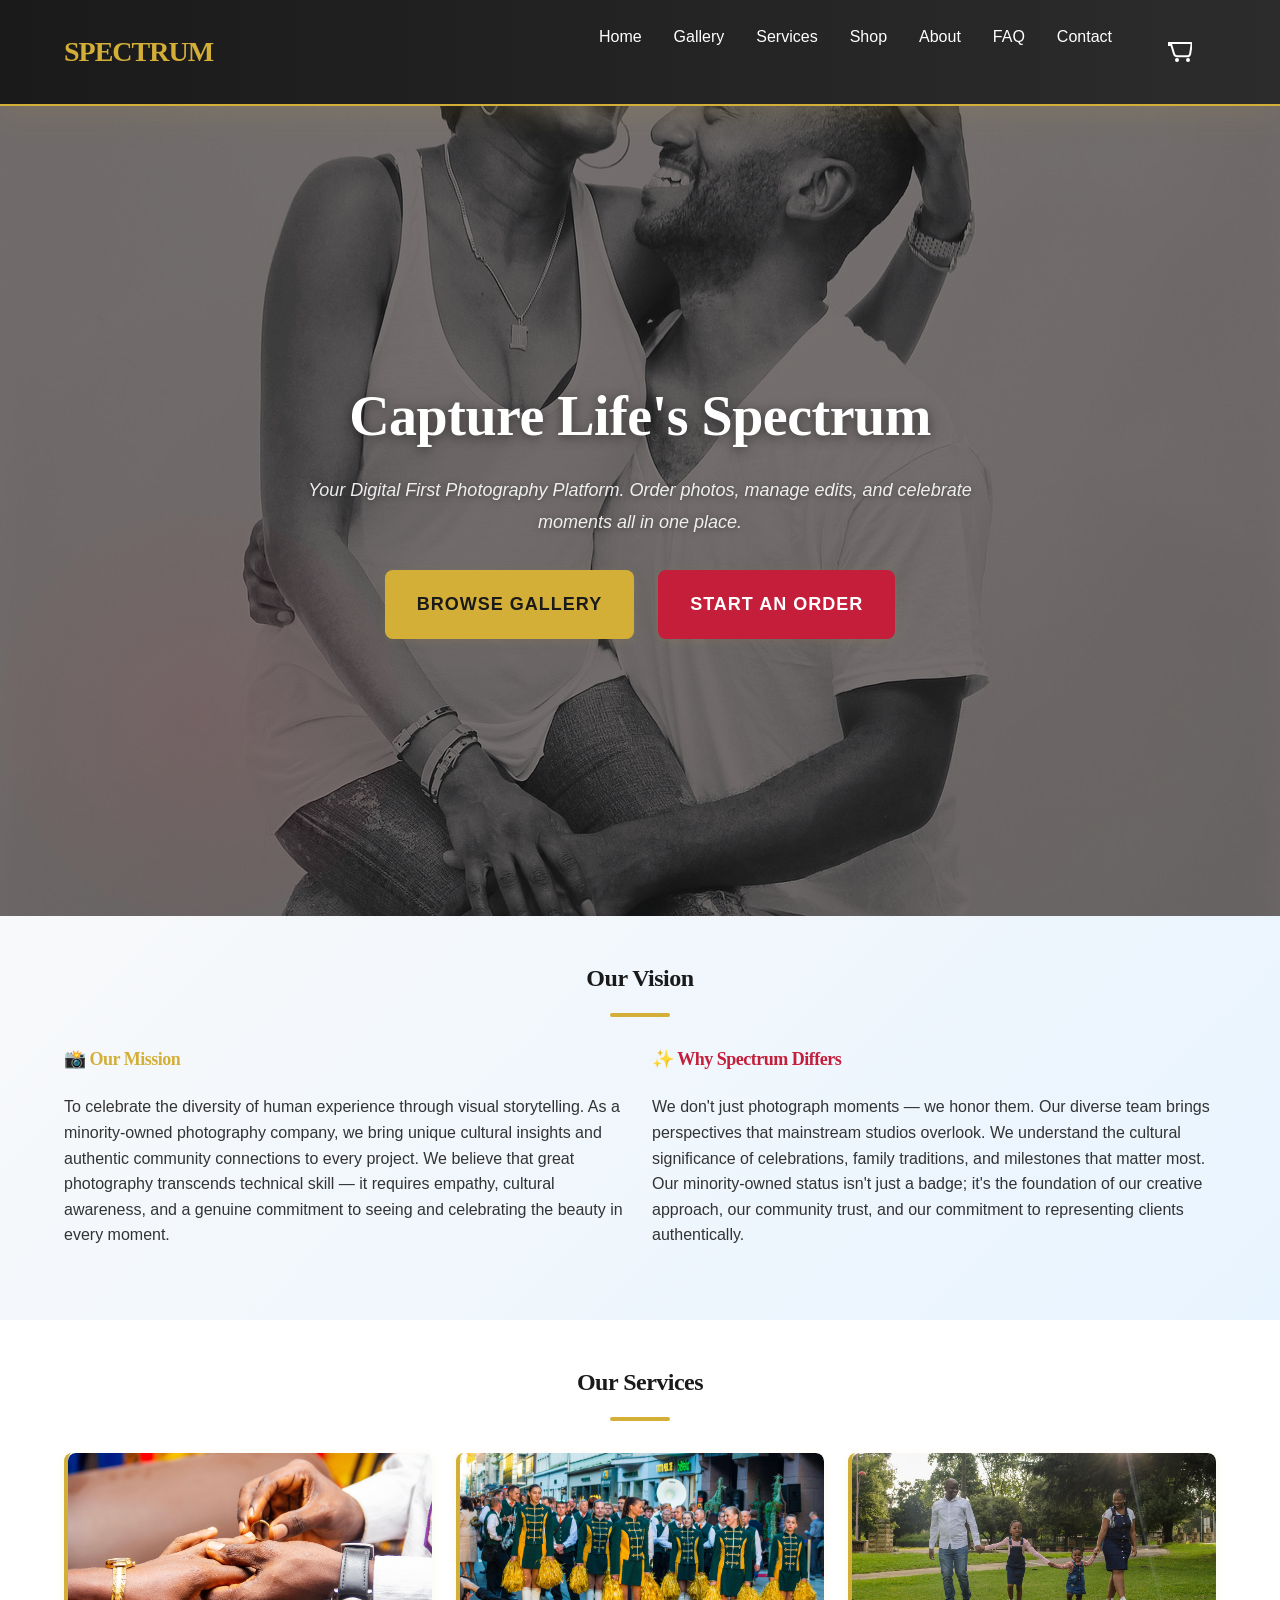
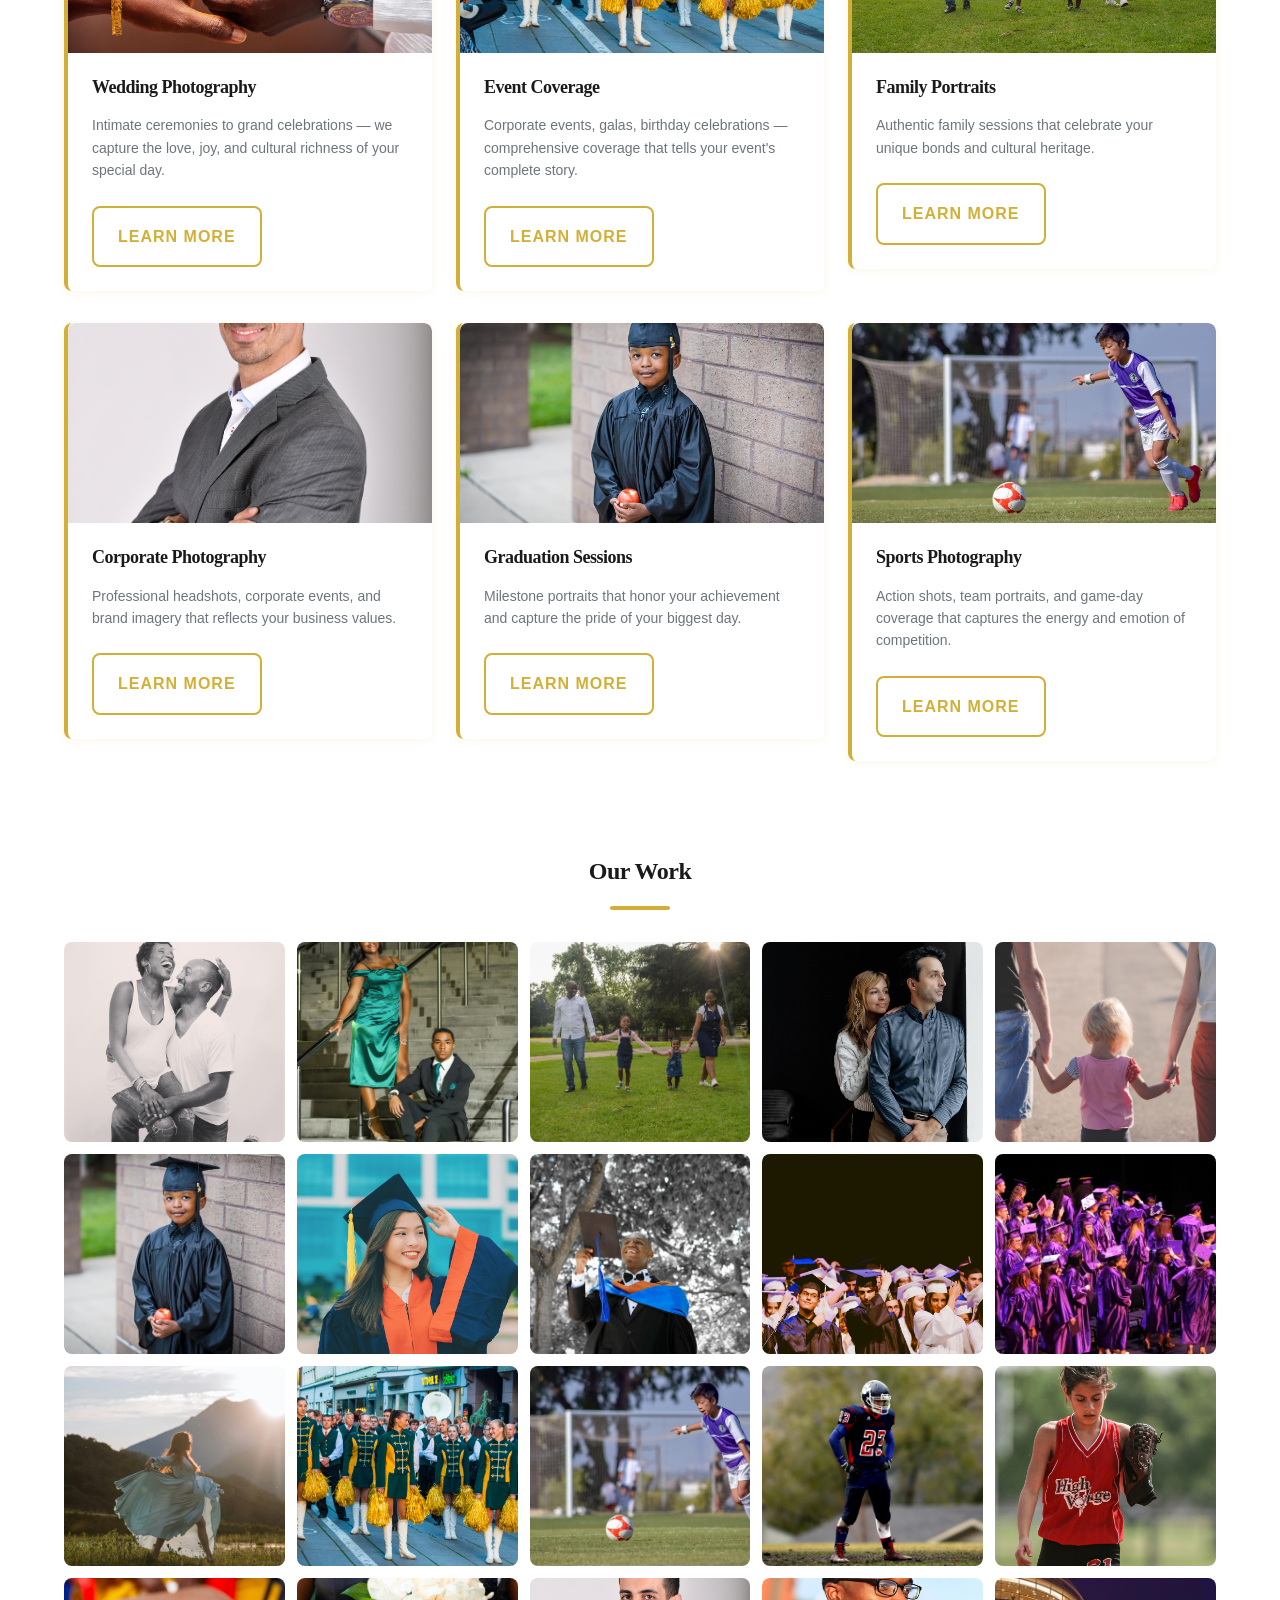
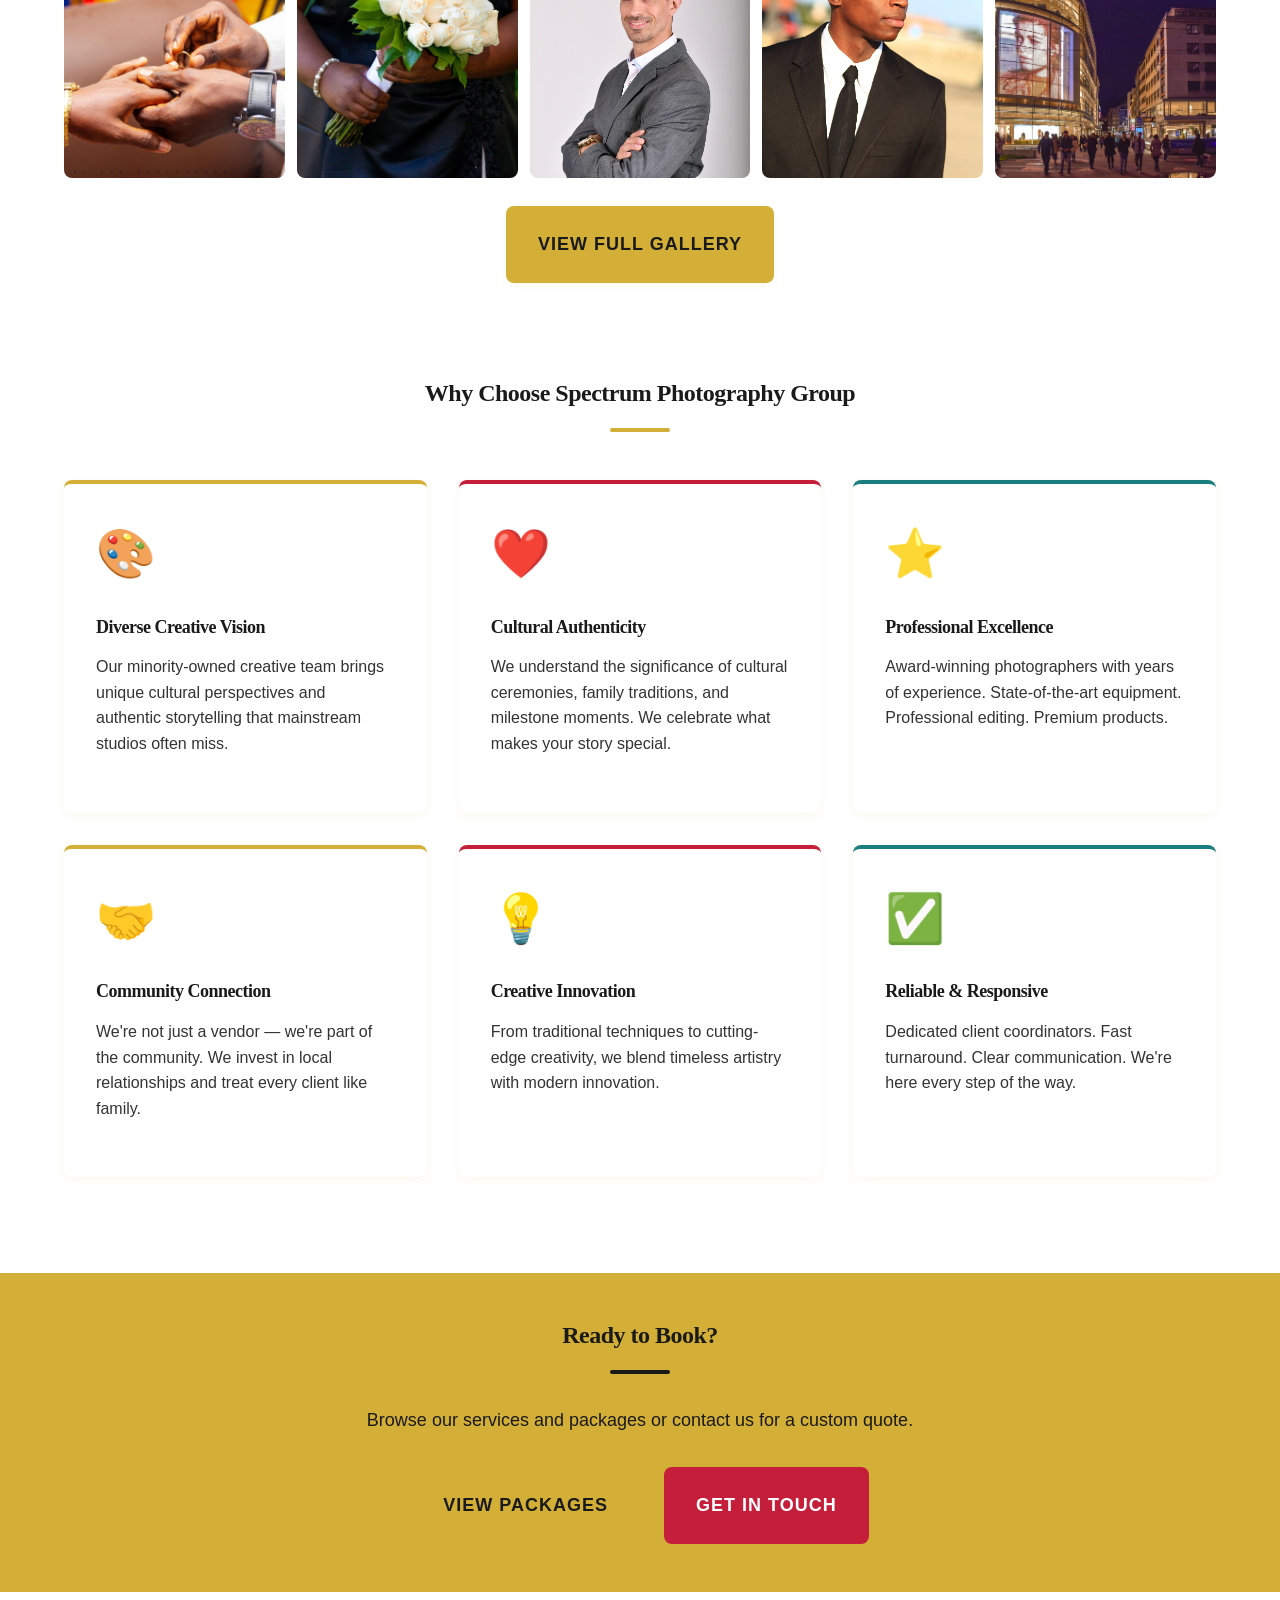
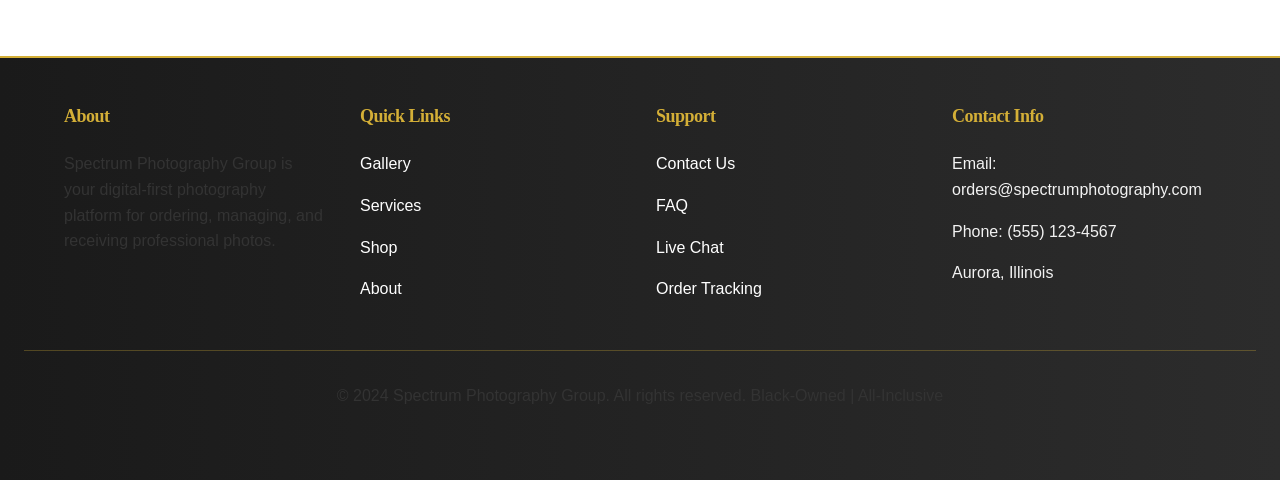
<file: index.html>
<!DOCTYPE html>
<html lang="en">
<head>
    <meta charset="UTF-8">
    <meta name="viewport" content="width=device-width, initial-scale=1.0">
    <title>Index - Spectrum Photography Group</title>
    <link rel="stylesheet" href="styles.css">
    <link rel="stylesheet" href="https://cdnjs.cloudflare.com/ajax/libs/font-awesome/6.4.0/css/all.min.css">
    <style>
        /* ── Hero ── */
        .hero {
            position: relative;
            min-height: 90vh;
            display: flex;
            align-items: center;
            justify-content: center;
            text-align: center;
            overflow: hidden;
        }

        .hero-bg {
            position: absolute;
            inset: 0;
            background: url('images/couple_1.jpg') center center / cover no-repeat;
            z-index: 0;
        }

        .hero-bg::after {
            content: '';
            position: absolute;
            inset: 0;
            background: rgba(0, 0, 0, 0.52);
        }

        .hero .container {
            position: relative;
            z-index: 1;
        }

        .hero h1 {
            color: #fff;
            text-shadow: 0 2px 12px rgba(0,0,0,0.5);
        }

        .hero .tagline {
            color: rgba(255,255,255,0.9);
            text-shadow: 0 1px 6px rgba(0,0,0,0.4);
        }

        /* ── Card photo ── */
        .card-photo {
            width: 100%;
            height: 200px;
            object-fit: cover;
            display: block;
            border-radius: 8px 8px 0 0;
        }

        /* ── Photo Gallery Grid ── */
        .photo-gallery {
            display: grid;
            grid-template-columns: repeat(auto-fill, minmax(220px, 1fr));
            gap: 0.75em;
            margin-top: 1.5em;
        }

        .gallery-img {
            width: 100%;
            height: 200px;
            object-fit: cover;
            border-radius: 8px;
            display: block;
            transition: transform 0.25s ease, box-shadow 0.25s ease;
            cursor: pointer;
        }

        .gallery-img:hover {
            transform: scale(1.03);
            box-shadow: 0 8px 24px rgba(0,0,0,0.22);
        }
    </style>
</head>
<body>
    <!-- Navigation -->
    <nav>
        <div class="container">
            <div class="nav-brand">SPECTRUM</div>
            <button class="mobile-menu-toggle" aria-label="Toggle menu">
                <span></span>
                <span></span>
                <span></span>
            </button>
            <ul class="nav-menu">
                <li><a href="index.html">Home</a></li>
                <li><a href="gallery.html">Gallery</a></li>
                <li><a href="services.html">Services</a></li>
                <li><a href="shop.html">Shop</a></li>
                <li><a href="about.html">About</a></li>
                <li><a href="faq.html">FAQ</a></li>
                <li><a href="contact.html">Contact</a></li>
                <li>
                    <a href="cart.html" class="nav-cart">
                        <svg class="nav-cart-icon" viewBox="0 0 24 24" fill="none" stroke="currentColor" stroke-width="2">
                            <path d="M23 3H1v2h2.31l2.76 9c.41 1.41 1.76 2.35 3.31 2.35h9.6c1.61 0 3-1.16 3.22-2.75l1.38-9z"></path>
                            <circle cx="9" cy="20" r="1"></circle>
                            <circle cx="20" cy="20" r="1"></circle>
                        </svg>
                        <span class="nav-cart-badge" id="cartBadge">0</span>
                    </a>
                </li>
            </ul>
            <div class="mobile-menu-overlay"></div>
        </div>
    </nav>

    <!-- Hero -->
    <section class="hero" id="home">
        <div class="hero-bg"></div>
        <div class="container">
            <h1>Capture Life's Spectrum</h1>
            <p class="tagline">Your Digital First Photography Platform. Order photos, manage edits, and celebrate moments all in one place.</p>
            <div style="display: flex; gap: var(--spacing-md); justify-content: center; margin-top: var(--spacing-lg); flex-wrap: wrap;">
                <button class="btn btn-primary btn-large" onclick="window.location.href='shop.html'">Browse Gallery</button>
                <button class="btn btn-secondary btn-large" onclick="window.location.href='shop.html'">Start an Order</button>
            </div>
        </div>
    </section>

    <!-- Vision -->
    <section class="highlight-section">
        <div class="container">
            <h2>Our Vision</h2>
            <div class="row">
                <div class="col-1-2">
                    <h3 style="color: var(--accent-bold); margin-bottom: var(--spacing-md);">📸 Our Mission</h3>
                    <p>To celebrate the diversity of human experience through visual storytelling. As a minority-owned photography company, we bring unique cultural insights and authentic community connections to every project. We believe that great photography transcends technical skill — it requires empathy, cultural awareness, and a genuine commitment to seeing and celebrating the beauty in every moment.</p>
                </div>
                <div class="col-1-2">
                    <h3 style="color: var(--accent-warm); margin-bottom: var(--spacing-md);">✨ Why Spectrum Differs</h3>
                    <p>We don't just photograph moments — we honor them. Our diverse team brings perspectives that mainstream studios overlook. We understand the cultural significance of celebrations, family traditions, and milestones that matter most. Our minority-owned status isn't just a badge; it's the foundation of our creative approach, our community trust, and our commitment to representing clients authentically.</p>
                </div>
            </div>
        </div>
    </section>

    <!-- Services -->
    <section id="services">
        <div class="container">
            <h2>Our Services</h2>
            <div class="row">
                <div class="col-1-3">
                    <div class="card">
                        <img src="images/wedding_1.jpg" alt="Wedding photography" class="card-photo">
                        <div class="card-body">
                            <h3 class="card-title">Wedding Photography</h3>
                            <p class="card-text">Intimate ceremonies to grand celebrations — we capture the love, joy, and cultural richness of your special day.</p>
                            <a href="services.html" class="btn btn-outline">Learn More</a>
                        </div>
                    </div>
                </div>
                <div class="col-1-3">
                    <div class="card">
                        <img src="images/parade_1.jpg" alt="Event coverage" class="card-photo">
                        <div class="card-body">
                            <h3 class="card-title">Event Coverage</h3>
                            <p class="card-text">Corporate events, galas, birthday celebrations — comprehensive coverage that tells your event's complete story.</p>
                            <a href="services.html" class="btn btn-outline">Learn More</a>
                        </div>
                    </div>
                </div>
                <div class="col-1-3">
                    <div class="card">
                        <img src="images/family_1.jpg" alt="Family portraits" class="card-photo">
                        <div class="card-body">
                            <h3 class="card-title">Family Portraits</h3>
                            <p class="card-text">Authentic family sessions that celebrate your unique bonds and cultural heritage.</p>
                            <a href="services.html" class="btn btn-outline">Learn More</a>
                        </div>
                    </div>
                </div>
            </div>

            <div class="row" style="margin-top: var(--spacing-lg);">
                <div class="col-1-3">
                    <div class="card">
                        <img src="images/corporate_1.jpg" alt="Corporate photography" class="card-photo">
                        <div class="card-body">
                            <h3 class="card-title">Corporate Photography</h3>
                            <p class="card-text">Professional headshots, corporate events, and brand imagery that reflects your business values.</p>
                            <a href="services.html" class="btn btn-outline">Learn More</a>
                        </div>
                    </div>
                </div>
                <div class="col-1-3">
                    <div class="card">
                        <img src="images/graduation_1.jpg" alt="Graduation photography" class="card-photo">
                        <div class="card-body">
                            <h3 class="card-title">Graduation Sessions</h3>
                            <p class="card-text">Milestone portraits that honor your achievement and capture the pride of your biggest day.</p>
                            <a href="services.html" class="btn btn-outline">Learn More</a>
                        </div>
                    </div>
                </div>
                <div class="col-1-3">
                    <div class="card">
                        <img src="images/sport_1.jpg" alt="Sports photography" class="card-photo">
                        <div class="card-body">
                            <h3 class="card-title">Sports Photography</h3>
                            <p class="card-text">Action shots, team portraits, and game-day coverage that captures the energy and emotion of competition.</p>
                            <a href="services.html" class="btn btn-outline">Learn More</a>
                        </div>
                    </div>
                </div>
            </div>
        </div>
    </section>

    <!-- Photo Gallery -->
    <section id="gallery-preview">
        <div class="container">
            <h2>Our Work</h2>
            <div class="photo-gallery">
                <img src="images/couple_1.jpg"      alt="Couple portrait"      class="gallery-img">
                <img src="images/couple_2.jpg"      alt="Couple portrait"      class="gallery-img">
                <img src="images/family_1.jpg"      alt="Family portrait"      class="gallery-img">
                <img src="images/family_2.jpg"      alt="Family portrait"      class="gallery-img">
                <img src="images/family_3.jpg"      alt="Family portrait"      class="gallery-img">
                <img src="images/graduation_1.jpg"  alt="Graduation"           class="gallery-img">
                <img src="images/graduation_2.jpg"  alt="Graduation"           class="gallery-img">
                <img src="images/graduation_3.jpg"  alt="Graduation"           class="gallery-img">
                <img src="images/graduation_4.jpg"  alt="Graduation"           class="gallery-img">
                <img src="images/graduation_5.jpg"  alt="Graduation"           class="gallery-img">
                <img src="images/outdoor_1.jpg"     alt="Outdoor session"      class="gallery-img">
                <img src="images/parade_1.jpg"      alt="Parade coverage"      class="gallery-img">
                <img src="images/sport_1.jpg"       alt="Sports photography"   class="gallery-img">
                <img src="images/sport_2.jpg"       alt="Sports photography"   class="gallery-img">
                <img src="images/sport_3.jpg"       alt="Sports photography"   class="gallery-img">
                <img src="images/wedding_1.jpg"     alt="Wedding photography"  class="gallery-img">
                <img src="images/wedding_2.jpg"     alt="Wedding photography"  class="gallery-img">
                <img src="images/corporate_1.jpg"   alt="Corporate session"    class="gallery-img">
                <img src="images/corporate_2.jpg"   alt="Corporate session"    class="gallery-img">
                <img src="images/corporate_3.jpg"   alt="Corporate session"    class="gallery-img">
            </div>
            <div style="text-align:center; margin-top:1.75em;">
                <a href="gallery.html" class="btn btn-primary btn-large">View Full Gallery</a>
            </div>
        </div>
    </section>

    <!-- Why Us -->
    <section id="why-us">
        <div class="container">
            <h2>Why Choose Spectrum Photography Group</h2>
            <div class="value-prop">
                <div class="value-item">
                    <div class="value-icon">🎨</div>
                    <h3>Diverse Creative Vision</h3>
                    <p>Our minority-owned creative team brings unique cultural perspectives and authentic storytelling that mainstream studios often miss.</p>
                </div>
                <div class="value-item">
                    <div class="value-icon">❤️</div>
                    <h3>Cultural Authenticity</h3>
                    <p>We understand the significance of cultural ceremonies, family traditions, and milestone moments. We celebrate what makes your story special.</p>
                </div>
                <div class="value-item">
                    <div class="value-icon">⭐</div>
                    <h3>Professional Excellence</h3>
                    <p>Award-winning photographers with years of experience. State-of-the-art equipment. Professional editing. Premium products.</p>
                </div>
                <div class="value-item">
                    <div class="value-icon">🤝</div>
                    <h3>Community Connection</h3>
                    <p>We're not just a vendor — we're part of the community. We invest in local relationships and treat every client like family.</p>
                </div>
                <div class="value-item">
                    <div class="value-icon">💡</div>
                    <h3>Creative Innovation</h3>
                    <p>From traditional techniques to cutting-edge creativity, we blend timeless artistry with modern innovation.</p>
                </div>
                <div class="value-item">
                    <div class="value-icon">✅</div>
                    <h3>Reliable &amp; Responsive</h3>
                    <p>Dedicated client coordinators. Fast turnaround. Clear communication. We're here every step of the way.</p>
                </div>
            </div>
        </div>
    </section>

    <!-- CTA -->
    <section class="cta-section">
        <div class="container">
            <h2>Ready to Book?</h2>
            <p style="font-size: var(--font-size-lg); margin-bottom: var(--spacing-lg);">Browse our services and packages or contact us for a custom quote.</p>
            <div style="display: flex; gap: var(--spacing-md); justify-content: center; flex-wrap: wrap;">
                <a href="services.html" class="btn btn-primary btn-large">View Packages</a>
                <a href="contact.html" class="btn btn-secondary btn-large">Get in Touch</a>
            </div>
        </div>
    </section>

    <!-- Footer -->
    <footer>
        <div class="container">
            <div class="footer-section">
                <h3>About</h3>
                <p>Spectrum Photography Group is your digital-first photography platform for ordering, managing, and receiving professional photos.</p>
            </div>
            <div class="footer-section">
                <h3>Quick Links</h3>
                <ul>
                    <li><a href="gallery.html">Gallery</a></li>
                    <li><a href="services.html">Services</a></li>
                    <li><a href="shop.html">Shop</a></li>
                    <li><a href="about.html">About</a></li>
                </ul>
            </div>
            <div class="footer-section">
                <h3>Support</h3>
                <ul>
                    <li><a href="contact.html">Contact Us</a></li>
                    <li><a href="faq.html">FAQ</a></li>
                    <li><a href="#">Live Chat</a></li>
                    <li><a href="#">Order Tracking</a></li>
                </ul>
            </div>
            <div class="footer-section">
                <h3>Contact Info</h3>
                <ul>
                    <li>Email: orders@spectrumphotography.com</li>
                    <li>Phone: (555) 123-4567</li>
                    <li>Aurora, Illinois</li>
                </ul>
            </div>
        </div>
        <div class="footer-bottom">
            <p>&copy; 2024 Spectrum Photography Group. All rights reserved. Black-Owned | All-Inclusive</p>
        </div>
    </footer>

    <script>
        document.addEventListener('DOMContentLoaded', function () {
            const mobileMenuToggle = document.querySelector('.mobile-menu-toggle');
            const navMenu = document.querySelector('.nav-menu');
            const mobileOverlay = document.querySelector('.mobile-menu-overlay');
            const body = document.querySelector('body');

            if (mobileMenuToggle) {
                mobileMenuToggle.addEventListener('click', function (e) {
                    e.stopPropagation();
                    this.classList.toggle('active');
                    navMenu.classList.toggle('active');
                    mobileOverlay.classList.toggle('active');
                    body.style.overflow = navMenu.classList.contains('active') ? 'hidden' : '';
                });

                document.querySelectorAll('.nav-menu a').forEach(link => {
                    link.addEventListener('click', () => {
                        mobileMenuToggle.classList.remove('active');
                        navMenu.classList.remove('active');
                        mobileOverlay.classList.remove('active');
                        body.style.overflow = '';
                    });
                });

                mobileOverlay.addEventListener('click', () => {
                    mobileMenuToggle.classList.remove('active');
                    navMenu.classList.remove('active');
                    mobileOverlay.classList.remove('active');
                    body.style.overflow = '';
                });

                document.addEventListener('keydown', (e) => {
                    if (e.key === 'Escape' && navMenu.classList.contains('active')) {
                        mobileMenuToggle.classList.remove('active');
                        navMenu.classList.remove('active');
                        mobileOverlay.classList.remove('active');
                        body.style.overflow = '';
                    }
                });
            }

            // Cart badge
            const cartBadge = document.getElementById('cartBadge');
            if (cartBadge) {
                const cartItems = JSON.parse(localStorage.getItem('spectrumCart') || '[]');
                cartBadge.textContent = cartItems.length > 0 ? cartItems.length : '0';
                cartBadge.style.display = cartItems.length > 0 ? 'flex' : 'none';
            }
        });
    </script>
</body>
</html>
</file>
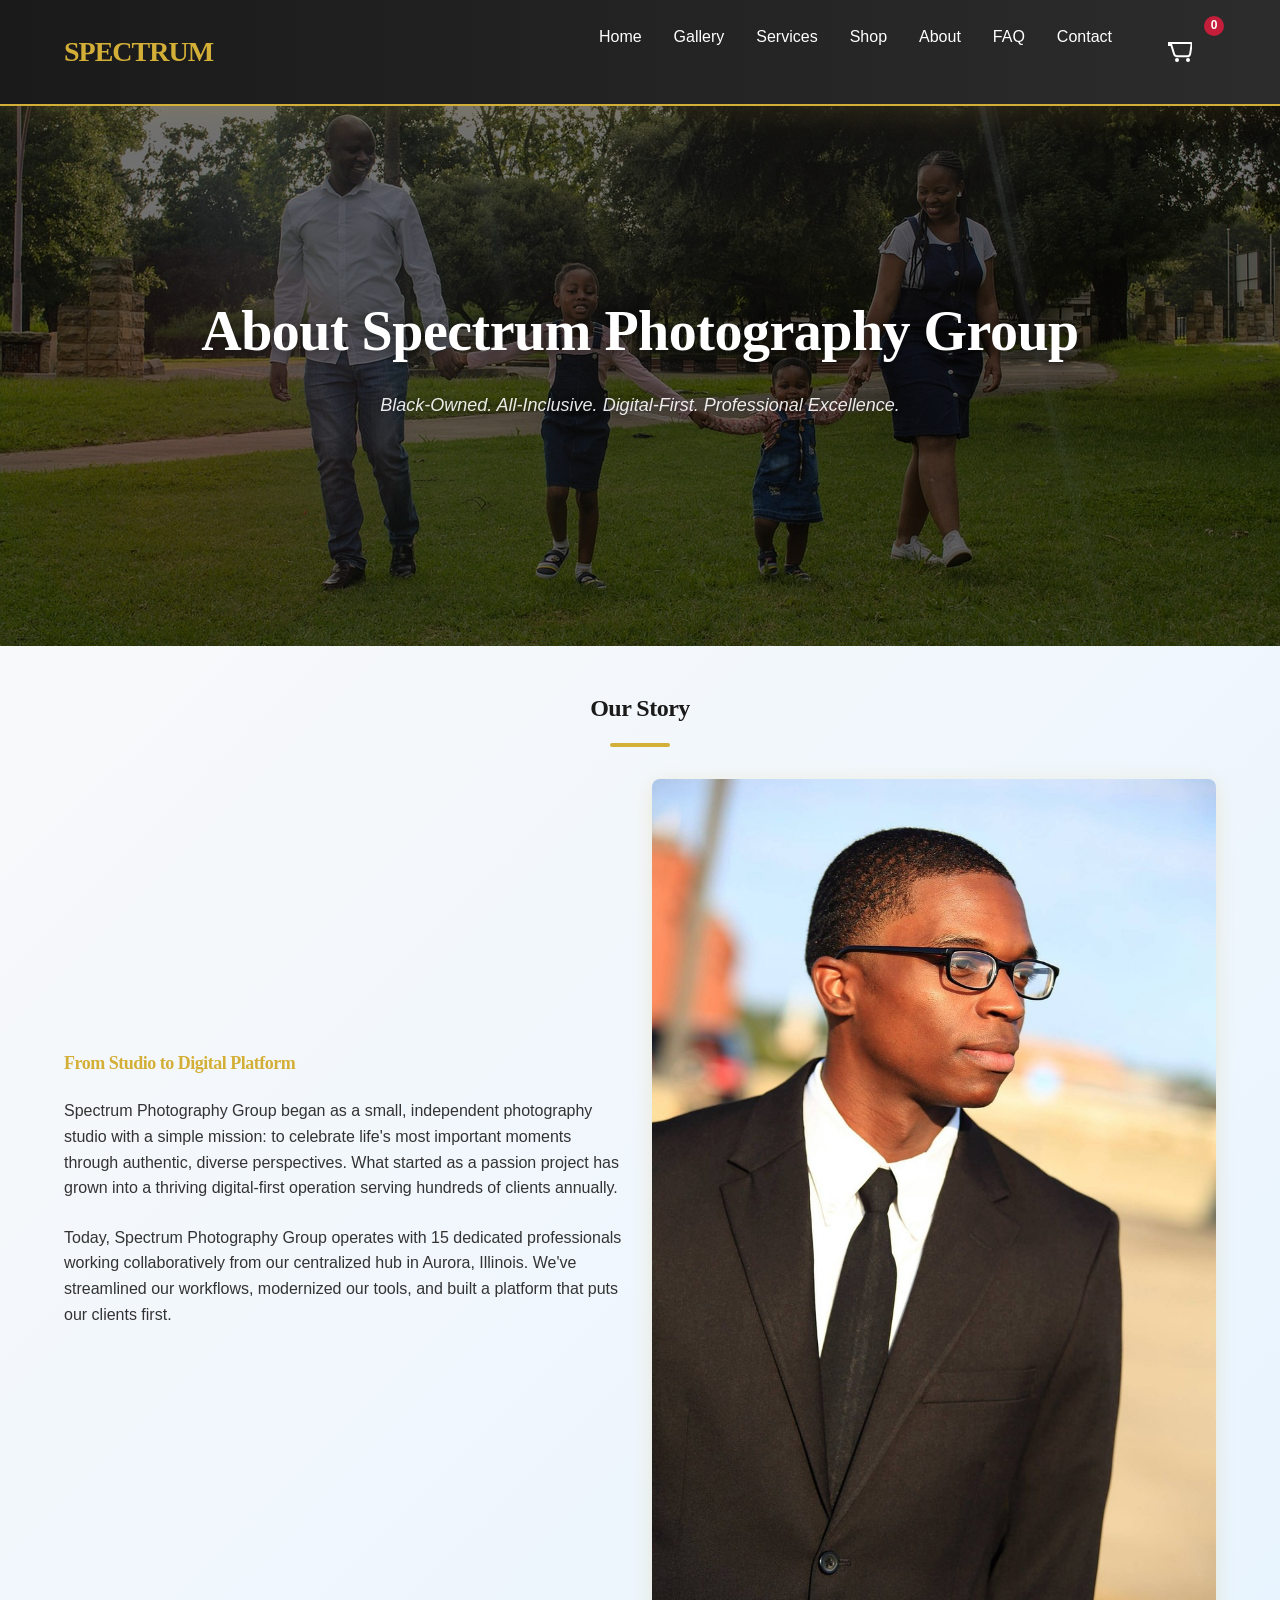
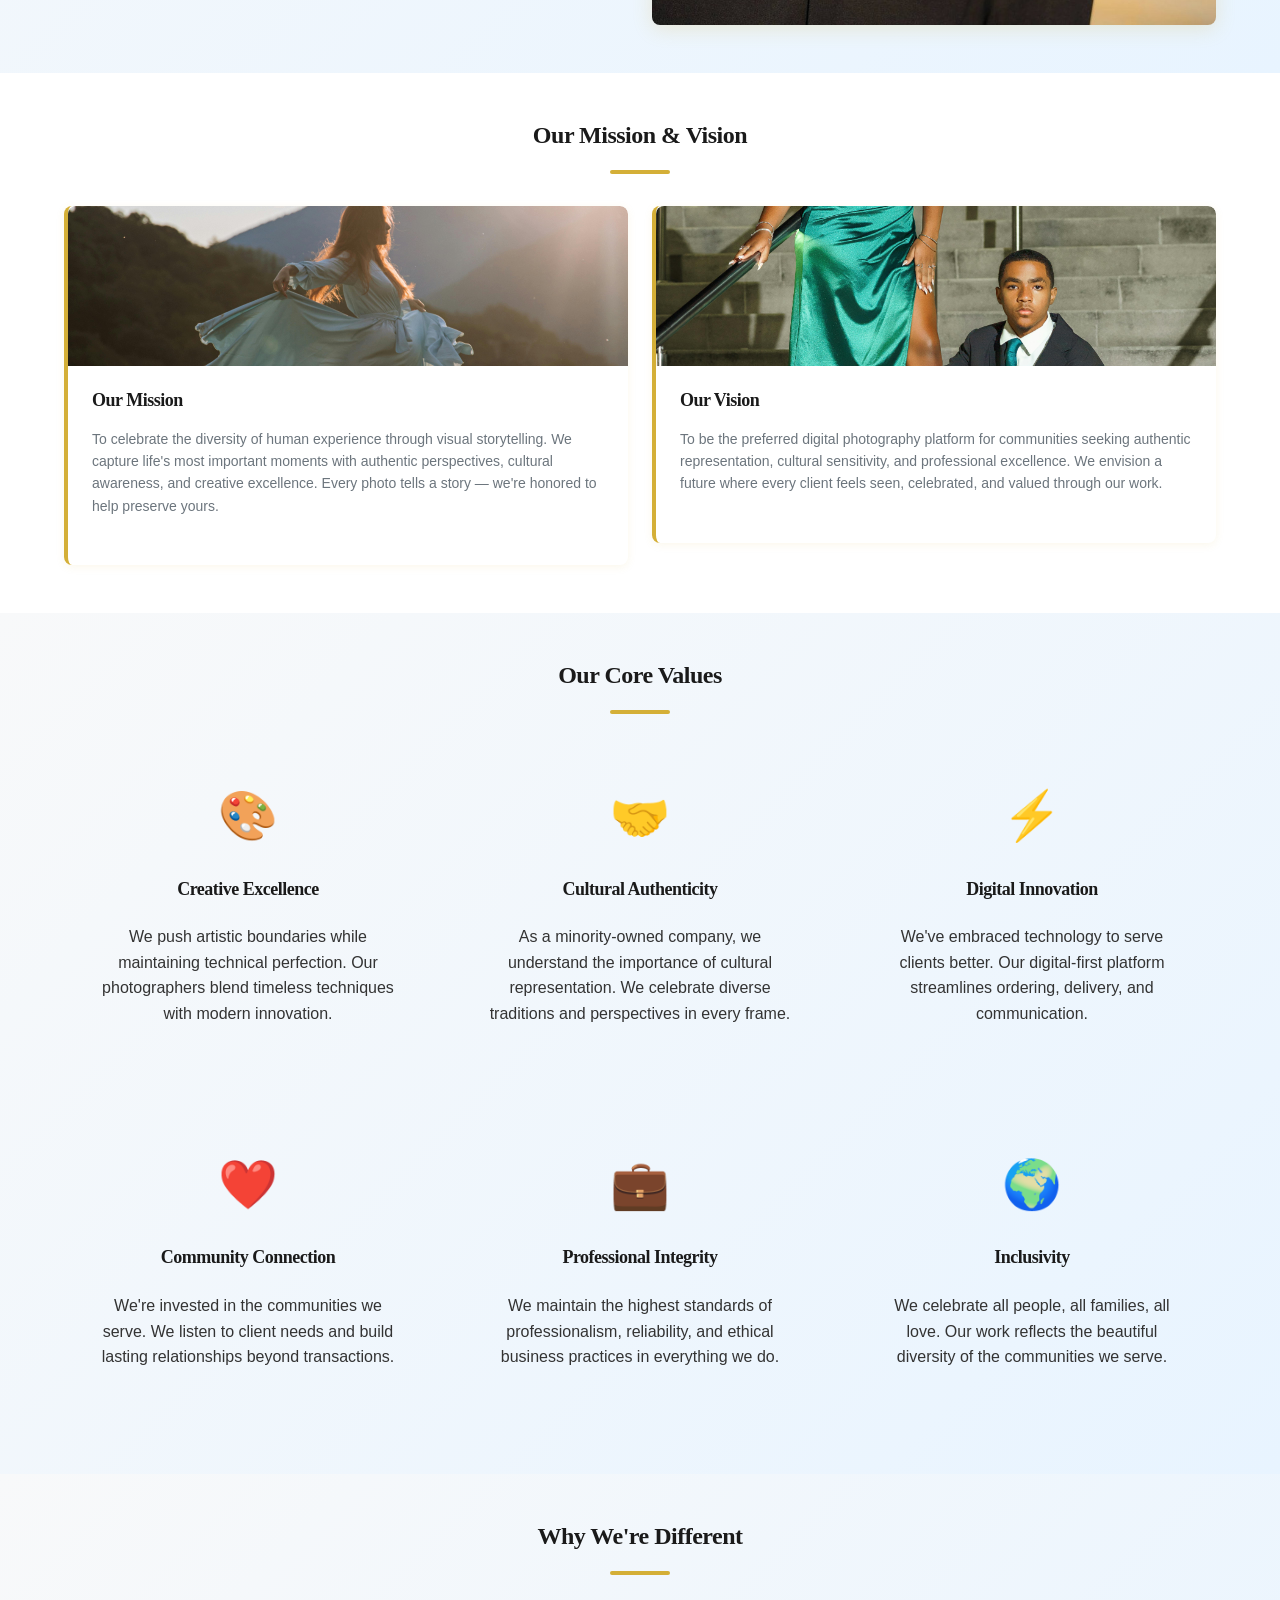
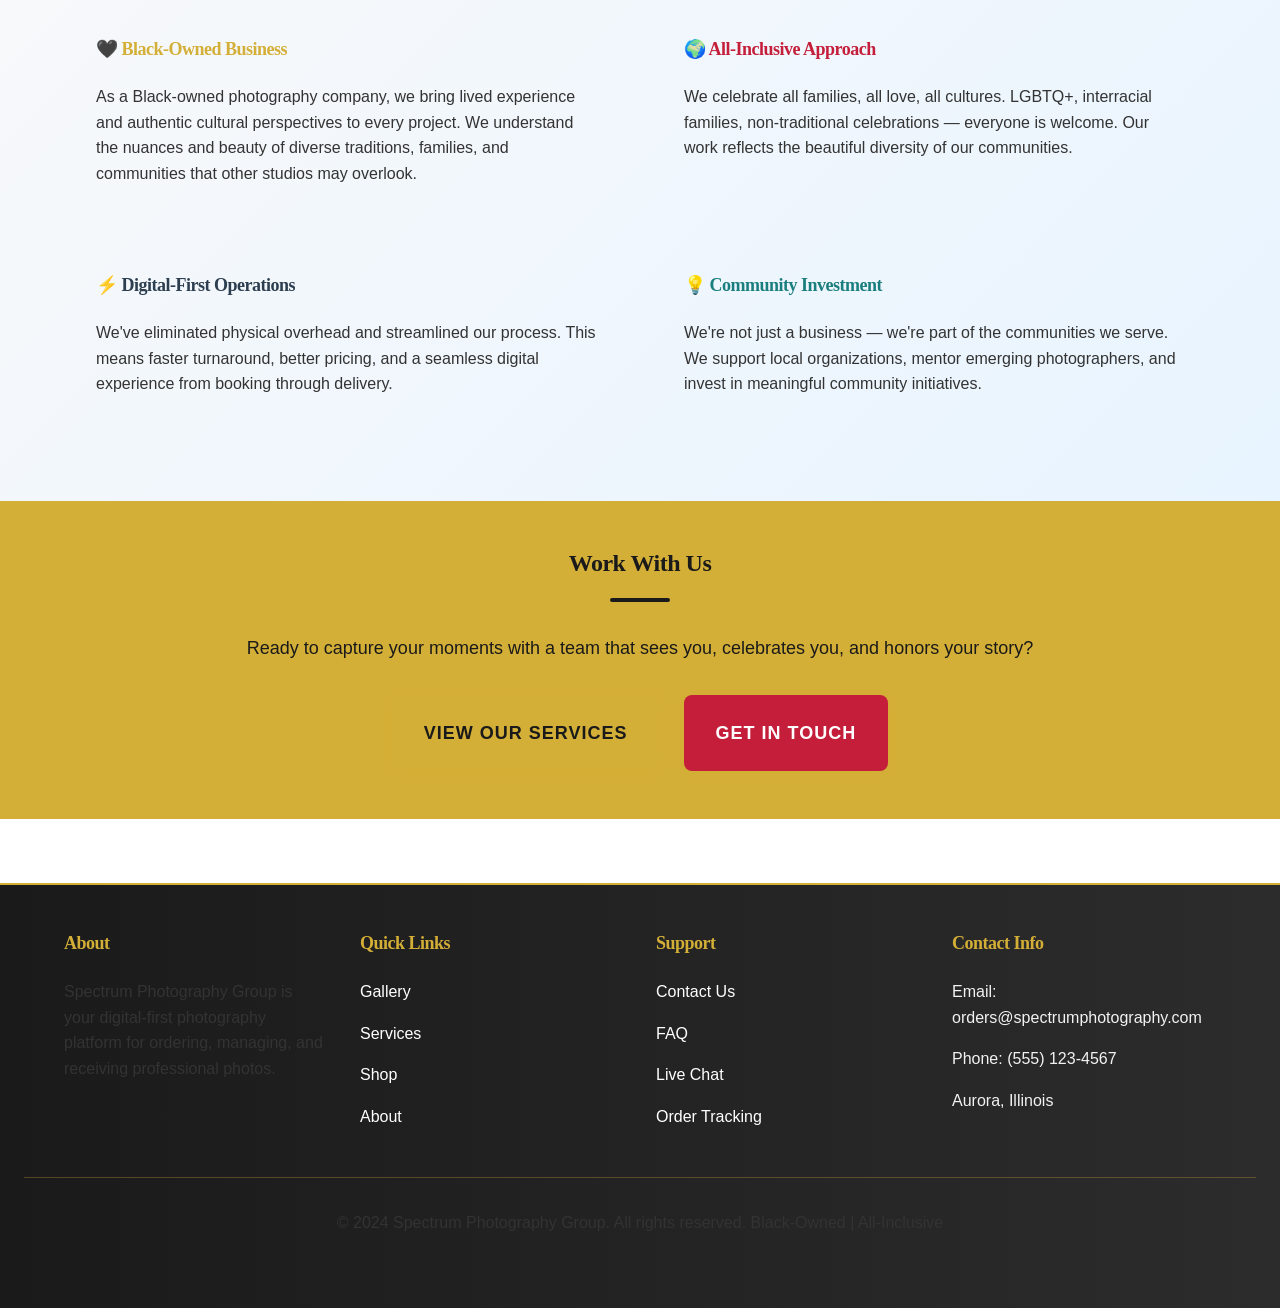
<file: about.html>
<!DOCTYPE html>
<html lang="en">
<head>
    <meta charset="UTF-8">
    <meta name="viewport" content="width=device-width, initial-scale=1.0">
    <title>About Us - Spectrum Photography Group</title>
    <link rel="stylesheet" href="styles.css">
    <link rel="stylesheet" href="https://cdnjs.cloudflare.com/ajax/libs/font-awesome/6.4.0/css/all.min.css">
    <style>
        .hero {
            position: relative;
            min-height: 60vh;
            display: flex;
            align-items: center;
            justify-content: center;
            text-align: center;
            overflow: hidden;
        }

        .hero-bg {
            position: absolute;
            inset: 0;
            background: url('images/family_1.jpg') center center / cover no-repeat;
            z-index: 0;
        }

        .hero-bg::after {
            content: '';
            position: absolute;
            inset: 0;
            background: rgba(0, 0, 0, 0.55);
        }

        .hero .container {
            position: relative;
            z-index: 1;
        }

        .hero h1 {
            color: #fff;
            text-shadow: 0 2px 12px rgba(0,0,0,0.5);
        }

        .hero .tagline {
            color: rgba(255,255,255,0.9);
            text-shadow: 0 1px 6px rgba(0,0,0,0.4);
        }
    </style>
</head>
<body>
    <!-- Navigation -->
    <nav>
        <div class="container">
            <div class="nav-brand">SPECTRUM</div>
            <button class="mobile-menu-toggle" aria-label="Toggle menu">
                <span></span>
                <span></span>
                <span></span>
            </button>
            <ul class="nav-menu">
                <li><a href="index.html">Home</a></li>
                <li><a href="gallery.html">Gallery</a></li>
                <li><a href="services.html">Services</a></li>
                <li><a href="shop.html">Shop</a></li>
                <li><a href="about.html">About</a></li>
                <li><a href="faq.html">FAQ</a></li>
                <li><a href="contact.html">Contact</a></li>
                <li>
                    <a href="cart.html" class="nav-cart">
                        <svg class="nav-cart-icon" viewBox="0 0 24 24" fill="none" stroke="currentColor" stroke-width="2">
                            <path d="M23 3H1v2h2.31l2.76 9c.41 1.41 1.76 2.35 3.31 2.35h9.6c1.61 0 3-1.16 3.22-2.75l1.38-9z"></path>
                            <circle cx="9" cy="20" r="1"></circle>
                            <circle cx="20" cy="20" r="1"></circle>
                        </svg>
                        <span class="nav-cart-badge" id="cartBadge">0</span>
                    </a>
                </li>
            </ul>
            <div class="mobile-menu-overlay"></div>
        </div>
    </nav>

    <!-- Hero -->
    <section class="hero" id="about-hero">
        <div class="hero-bg"></div>
        <div class="container">
            <h1>About Spectrum Photography Group</h1>
            <p class="tagline">Black-Owned. All-Inclusive. Digital-First. Professional Excellence.</p>
        </div>
    </section>

    <!-- Company Story -->
    <section class="highlight-section">
        <div class="container">
            <h2>Our Story</h2>
            <div class="row" style="margin-top: var(--spacing-lg); align-items: center;">
                <div class="col-1-2">
                    <h3 style="color: var(--accent-bold); margin-bottom: var(--spacing-md);">From Studio to Digital Platform</h3>
                    <p>Spectrum Photography Group began as a small, independent photography studio with a simple mission: to celebrate life's most important moments through authentic, diverse perspectives. What started as a passion project has grown into a thriving digital-first operation serving hundreds of clients annually.</p>
                    <p>Today, Spectrum Photography Group operates with 15 dedicated professionals working collaboratively from our centralized hub in Aurora, Illinois. We've streamlined our workflows, modernized our tools, and built a platform that puts our clients first.</p>
                </div>
                <div class="col-1-2">
                    <!-- FIXED: was photos/business_1.jpg — now correctly points to images/ -->
                    <img src="images/corporate_2.jpg" alt="Team collaborating around an office table" style="border-radius: var(--border-radius); box-shadow: var(--shadow-medium); width:100%; object-fit:cover;">
                </div>
            </div>
        </div>
    </section>

    <!-- Mission & Vision -->
    <section>
        <div class="container">
            <h2>Our Mission &amp; Vision</h2>
            <div class="row" style="margin-top: var(--spacing-lg);">
                <div class="col-1-2">
                    <div class="card">
                        <img src="images/outdoor_1.jpg" alt="Our mission in action" style="width:100%; height:160px; object-fit:cover; border-radius: var(--border-radius) var(--border-radius) 0 0; display:block;">
                        <div class="card-body">
                            <h3 class="card-title">Our Mission</h3>
                            <p class="card-text">To celebrate the diversity of human experience through visual storytelling. We capture life's most important moments with authentic perspectives, cultural awareness, and creative excellence. Every photo tells a story — we're honored to help preserve yours.</p>
                        </div>
                    </div>
                </div>
                <div class="col-1-2">
                    <div class="card">
                        <img src="images/couple_2.jpg" alt="Our vision for every client" style="width:100%; height:160px; object-fit:cover; border-radius: var(--border-radius) var(--border-radius) 0 0; display:block;">
                        <div class="card-body">
                            <h3 class="card-title">Our Vision</h3>
                            <p class="card-text">To be the preferred digital photography platform for communities seeking authentic representation, cultural sensitivity, and professional excellence. We envision a future where every client feels seen, celebrated, and valued through our work.</p>
                        </div>
                    </div>
                </div>
            </div>
        </div>
    </section>

    <!-- Core Values -->
    <section class="highlight-section">
        <div class="container">
            <h2>Our Core Values</h2>
            <div class="row" style="margin-top: var(--spacing-lg);">
                <div class="col-1-3">
                    <div style="text-align: center; padding: var(--spacing-lg);">
                        <div style="font-size: 48px; margin-bottom: var(--spacing-md);">🎨</div>
                        <h3>Creative Excellence</h3>
                        <p>We push artistic boundaries while maintaining technical perfection. Our photographers blend timeless techniques with modern innovation.</p>
                    </div>
                </div>
                <div class="col-1-3">
                    <div style="text-align: center; padding: var(--spacing-lg);">
                        <div style="font-size: 48px; margin-bottom: var(--spacing-md);">🤝</div>
                        <h3>Cultural Authenticity</h3>
                        <p>As a minority-owned company, we understand the importance of cultural representation. We celebrate diverse traditions and perspectives in every frame.</p>
                    </div>
                </div>
                <div class="col-1-3">
                    <div style="text-align: center; padding: var(--spacing-lg);">
                        <div style="font-size: 48px; margin-bottom: var(--spacing-md);">⚡</div>
                        <h3>Digital Innovation</h3>
                        <p>We've embraced technology to serve clients better. Our digital-first platform streamlines ordering, delivery, and communication.</p>
                    </div>
                </div>
            </div>
            <div class="row" style="margin-top: var(--spacing-lg);">
                <div class="col-1-3">
                    <div style="text-align: center; padding: var(--spacing-lg);">
                        <div style="font-size: 48px; margin-bottom: var(--spacing-md);">❤️</div>
                        <h3>Community Connection</h3>
                        <p>We're invested in the communities we serve. We listen to client needs and build lasting relationships beyond transactions.</p>
                    </div>
                </div>
                <div class="col-1-3">
                    <div style="text-align: center; padding: var(--spacing-lg);">
                        <div style="font-size: 48px; margin-bottom: var(--spacing-md);">💼</div>
                        <h3>Professional Integrity</h3>
                        <p>We maintain the highest standards of professionalism, reliability, and ethical business practices in everything we do.</p>
                    </div>
                </div>
                <div class="col-1-3">
                    <div style="text-align: center; padding: var(--spacing-lg);">
                        <div style="font-size: 48px; margin-bottom: var(--spacing-md);">🌍</div>
                        <h3>Inclusivity</h3>
                        <p>We celebrate all people, all families, all love. Our work reflects the beautiful diversity of the communities we serve.</p>
                    </div>
                </div>
            </div>
        </div>
    </section>

    <!-- Why We're Different -->
    <section class="highlight-section">
        <div class="container">
            <h2>Why We're Different</h2>
            <div class="row" style="margin-top: var(--spacing-lg);">
                <div class="col-1-2">
                    <div style="padding: var(--spacing-lg);">
                        <h3 style="color: var(--accent-bold); margin-bottom: var(--spacing-md);">🖤 Black-Owned Business</h3>
                        <p>As a Black-owned photography company, we bring lived experience and authentic cultural perspectives to every project. We understand the nuances and beauty of diverse traditions, families, and communities that other studios may overlook.</p>
                    </div>
                </div>
                <div class="col-1-2">
                    <div style="padding: var(--spacing-lg);">
                        <h3 style="color: var(--accent-warm); margin-bottom: var(--spacing-md);">🌍 All-Inclusive Approach</h3>
                        <p>We celebrate all families, all love, all cultures. LGBTQ+, interracial families, non-traditional celebrations — everyone is welcome. Our work reflects the beautiful diversity of our communities.</p>
                    </div>
                </div>
            </div>
            <div class="row">
                <div class="col-1-2">
                    <div style="padding: var(--spacing-lg);">
                        <h3 style="color: var(--accent-secondary); margin-bottom: var(--spacing-md);">⚡ Digital-First Operations</h3>
                        <p>We've eliminated physical overhead and streamlined our process. This means faster turnaround, better pricing, and a seamless digital experience from booking through delivery.</p>
                    </div>
                </div>
                <div class="col-1-2">
                    <div style="padding: var(--spacing-lg);">
                        <h3 style="color: var(--accent-teal); margin-bottom: var(--spacing-md);">💡 Community Investment</h3>
                        <p>We're not just a business — we're part of the communities we serve. We support local organizations, mentor emerging photographers, and invest in meaningful community initiatives.</p>
                    </div>
                </div>
            </div>
        </div>
    </section>

    <!-- CTA -->
    <section class="cta-section">
        <div class="container">
            <h2>Work With Us</h2>
            <p style="font-size: var(--font-size-lg); margin-bottom: var(--spacing-lg);">
                Ready to capture your moments with a team that sees you, celebrates you, and honors your story?
            </p>
            <div style="display: flex; gap: var(--spacing-md); justify-content: center; flex-wrap: wrap;">
                <a href="services.html" class="btn btn-primary btn-large">View Our Services</a>
                <a href="contact.html" class="btn btn-secondary btn-large">Get in Touch</a>
            </div>
        </div>
    </section>

    <!-- Footer -->
    <footer>
        <div class="container">
            <div class="footer-section">
                <h3>About</h3>
                <p>Spectrum Photography Group is your digital-first photography platform for ordering, managing, and receiving professional photos.</p>
            </div>
            <div class="footer-section">
                <h3>Quick Links</h3>
                <ul>
                    <li><a href="gallery.html">Gallery</a></li>
                    <li><a href="services.html">Services</a></li>
                    <li><a href="shop.html">Shop</a></li>
                    <li><a href="about.html">About</a></li>
                </ul>
            </div>
            <div class="footer-section">
                <h3>Support</h3>
                <ul>
                    <li><a href="contact.html">Contact Us</a></li>
                    <li><a href="faq.html">FAQ</a></li>
                    <li><a href="#">Live Chat</a></li>
                    <li><a href="#">Order Tracking</a></li>
                </ul>
            </div>
            <div class="footer-section">
                <h3>Contact Info</h3>
                <ul>
                    <li>Email: orders@spectrumphotography.com</li>
                    <li>Phone: (555) 123-4567</li>
                    <li>Aurora, Illinois</li>
                </ul>
            </div>
        </div>
        <div class="footer-bottom">
            <p>&copy; 2024 Spectrum Photography Group. All rights reserved. Black-Owned | All-Inclusive</p>
        </div>
    </footer>

    <script>
        document.addEventListener('DOMContentLoaded', function () {
            const mobileMenuToggle = document.querySelector('.mobile-menu-toggle');
            const navMenu = document.querySelector('.nav-menu');
            const mobileOverlay = document.querySelector('.mobile-menu-overlay');
            const body = document.body;

            if (mobileMenuToggle && navMenu && mobileOverlay) {
                mobileMenuToggle.addEventListener('click', function (e) {
                    e.stopPropagation();
                    this.classList.toggle('active');
                    navMenu.classList.toggle('active');
                    mobileOverlay.classList.toggle('active');
                    body.style.overflow = navMenu.classList.contains('active') ? 'hidden' : '';
                });

                document.querySelectorAll('.nav-menu a').forEach(link => {
                    link.addEventListener('click', () => {
                        mobileMenuToggle.classList.remove('active');
                        navMenu.classList.remove('active');
                        mobileOverlay.classList.remove('active');
                        body.style.overflow = '';
                    });
                });

                mobileOverlay.addEventListener('click', () => {
                    mobileMenuToggle.classList.remove('active');
                    navMenu.classList.remove('active');
                    mobileOverlay.classList.remove('active');
                    body.style.overflow = '';
                });

                document.addEventListener('keydown', (e) => {
                    if (e.key === 'Escape' && navMenu.classList.contains('active')) {
                        mobileMenuToggle.classList.remove('active');
                        navMenu.classList.remove('active');
                        mobileOverlay.classList.remove('active');
                        body.style.overflow = '';
                    }
                });
            }

            // Cart badge
            const cart = JSON.parse(localStorage.getItem('cart')) || [];
            const totalItems = cart.reduce((sum, item) => sum + item.quantity, 0);
            const badge = document.getElementById('cartBadge');
            if (badge) badge.textContent = totalItems;
        });
    </script>
</body>
</html>
</file>
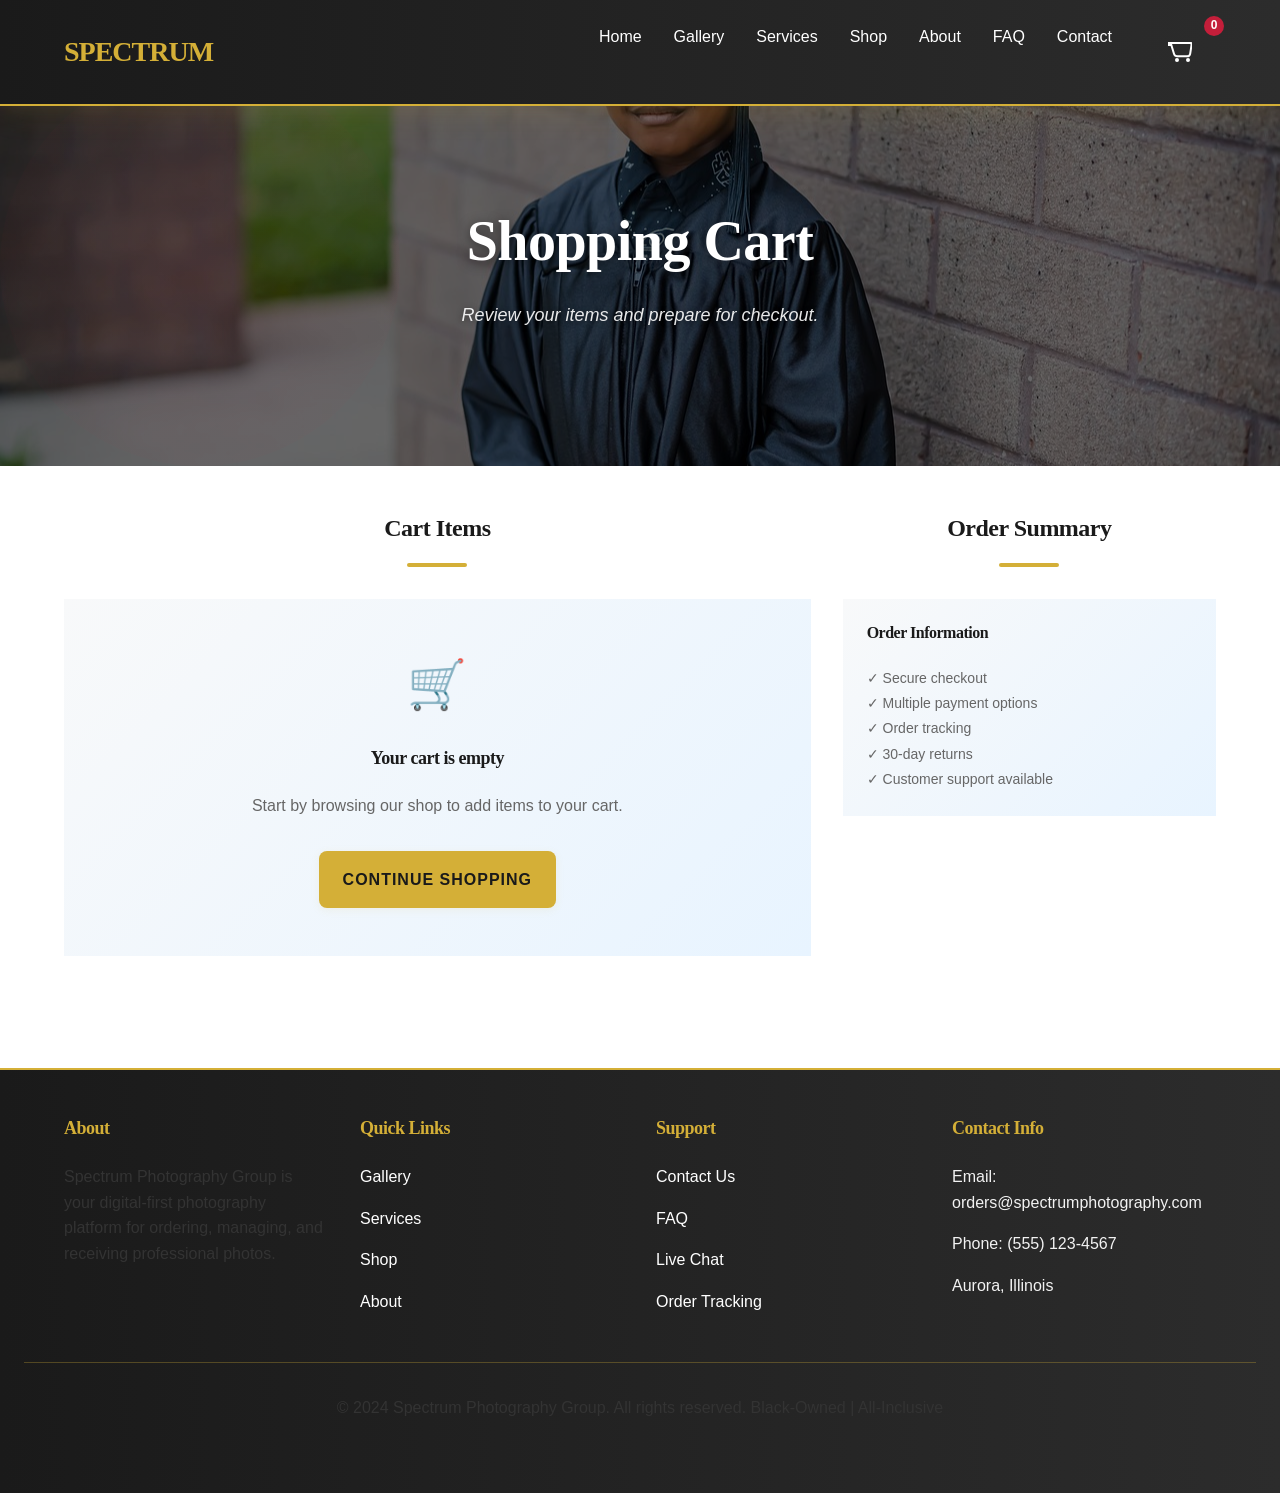
<file: cart.html>
<!DOCTYPE html>
<html lang="en">
<head>
    <meta charset="UTF-8">
    <meta name="viewport" content="width=device-width, initial-scale=1.0">
    <title>Shopping Cart - Spectrum Photography Group</title>
    <link rel="stylesheet" href="styles.css">
    <link rel="stylesheet" href="https://cdnjs.cloudflare.com/ajax/libs/font-awesome/6.4.0/css/all.min.css">
    <style>
        .hero {
            position: relative;
            min-height: 40vh;
            display: flex;
            align-items: center;
            justify-content: center;
            text-align: center;
            overflow: hidden;
        }

        .hero-bg {
            position: absolute;
            inset: 0;
            background: url('images/graduation_1.jpg') center center / cover no-repeat;
            z-index: 0;
        }

        .hero-bg::after {
            content: '';
            position: absolute;
            inset: 0;
            background: rgba(0, 0, 0, 0.55);
        }

        .hero .container {
            position: relative;
            z-index: 1;
        }

        .hero h1 {
            color: #fff;
            text-shadow: 0 2px 12px rgba(0,0,0,0.5);
        }

        .hero .tagline {
            color: rgba(255,255,255,0.9);
            text-shadow: 0 1px 6px rgba(0,0,0,0.4);
        }
    </style>
</head>
<body>
    <!-- Navigation -->
    <nav>
        <div class="container">
            <div class="nav-brand">SPECTRUM</div>
            <button class="mobile-menu-toggle" aria-label="Toggle menu">
                <span></span>
                <span></span>
                <span></span>
            </button>
            <ul class="nav-menu">
                <li><a href="index.html">Home</a></li>
                <li><a href="gallery.html">Gallery</a></li>
                <li><a href="services.html">Services</a></li>
                <li><a href="shop.html">Shop</a></li>
                <li><a href="about.html">About</a></li>
                <li><a href="faq.html">FAQ</a></li>
                <li><a href="contact.html">Contact</a></li>
                <li>
                    <a href="cart.html" class="nav-cart">
                        <svg class="nav-cart-icon" viewBox="0 0 24 24" fill="none" stroke="currentColor" stroke-width="2">
                            <path d="M23 3H1v2h2.31l2.76 9c.41 1.41 1.76 2.35 3.31 2.35h9.6c1.61 0 3-1.16 3.22-2.75l1.38-9z"></path>
                            <circle cx="9" cy="20" r="1"></circle>
                            <circle cx="20" cy="20" r="1"></circle>
                        </svg>
                        <span class="nav-cart-badge" id="cartBadge">0</span>
                    </a>
                </li>
            </ul>
            <div class="mobile-menu-overlay"></div>
        </div>
    </nav>

    <!-- Hero -->
    <section class="hero" id="cart-hero">
        <div class="hero-bg"></div>
        <div class="container">
            <h1>Shopping Cart</h1>
            <p class="tagline">Review your items and prepare for checkout.</p>
        </div>
    </section>

    <!-- Cart Section -->
    <section>
        <div class="container">
            <div style="display: grid; grid-template-columns: 2fr 1fr; gap: var(--spacing-lg);">
                <!-- Cart Items -->
                <div>
                    <h2 style="margin-bottom: var(--spacing-lg);">Cart Items</h2>

                    <div id="emptyCartMessage" class="highlight-section" style="text-align: center; padding: var(--spacing-xl);">
                        <div style="font-size: 48px; margin-bottom: var(--spacing-md);">🛒</div>
                        <h3>Your cart is empty</h3>
                        <p style="color: #666; margin-bottom: var(--spacing-lg);">Start by browsing our shop to add items to your cart.</p>
                        <a href="shop.html" class="btn btn-primary">Continue Shopping</a>
                    </div>

                    <table class="cart-table" id="cartTable" style="display: none;">
                        <thead>
                            <tr>
                                <th>Product</th>
                                <th>Price</th>
                                <th>Quantity</th>
                                <th>Total</th>
                                <th>Action</th>
                            </tr>
                        </thead>
                        <tbody id="cartItems">
                            <!-- Cart items will be inserted here -->
                        </tbody>
                    </table>

                    <div id="cartActionsBottom" style="display: none; margin-top: var(--spacing-lg); gap: var(--spacing-md); flex-wrap: wrap;">
                        <a href="shop.html" class="btn btn-outline">Continue Shopping</a>
                        <button class="btn btn-outline" onclick="clearCart()">Clear Cart</button>
                    </div>
                </div>

                <!-- Order Summary -->
                <div>
                    <h2 style="margin-bottom: var(--spacing-lg);">Order Summary</h2>

                    <div class="cart-summary" id="summaryBox" style="display: none;">
                        <div class="summary-row">
                            <span>Subtotal:</span>
                            <span>$<span id="subtotal">0.00</span></span>
                        </div>
                        <div class="summary-row">
                            <span>Shipping:</span>
                            <span>$<span id="shipping">0.00</span></span>
                        </div>
                        <div class="summary-row">
                            <span>Tax (7%):</span>
                            <span>$<span id="tax">0.00</span></span>
                        </div>
                        <div class="summary-row total">
                            <span>Total:</span>
                            <span>$<span id="total">0.00</span></span>
                        </div>

                        <div style="margin-top: var(--spacing-lg); border-top: 1px solid var(--border-color); padding-top: var(--spacing-lg);">
                            <h4 style="margin-bottom: var(--spacing-md);">Delivery Options</h4>
                            <div style="display: flex; flex-direction: column; gap: var(--spacing-md);">
                                <label style="display: flex; align-items: center; gap: var(--spacing-sm); cursor: pointer;">
                                    <input type="radio" name="delivery" value="digital" checked onchange="updateSummary()" style="cursor: pointer;">
                                    <span>Digital Download (Free)</span>
                                </label>
                                <label style="display: flex; align-items: center; gap: var(--spacing-sm); cursor: pointer;">
                                    <input type="radio" name="delivery" value="standard" onchange="updateSummary()" style="cursor: pointer;">
                                    <span>Standard Shipping ($9.99)</span>
                                </label>
                                <label style="display: flex; align-items: center; gap: var(--spacing-sm); cursor: pointer;">
                                    <input type="radio" name="delivery" value="express" onchange="updateSummary()" style="cursor: pointer;">
                                    <span>Express Shipping ($19.99)</span>
                                </label>
                            </div>
                        </div>

                        <div style="margin-top: var(--spacing-lg);">
                            <a href="checkout.html" class="btn btn-primary" style="width: 100%; text-align: center; display: block; padding: var(--spacing-md); box-sizing: border-box;">Proceed to Checkout</a>
                        </div>
                    </div>

                    <!-- Additional Info -->
                    <div class="highlight-section" style="margin-top: var(--spacing-lg); padding: var(--spacing-md);">
                        <h4 style="color: var(--primary-dark); margin-bottom: var(--spacing-md);">Order Information</h4>
                        <ul style="list-style: none; padding: 0; margin: 0; font-size: 14px; line-height: 1.8; color: #666;">
                            <li>✓ Secure checkout</li>
                            <li>✓ Multiple payment options</li>
                            <li>✓ Order tracking</li>
                            <li>✓ 30-day returns</li>
                            <li>✓ Customer support available</li>
                        </ul>
                    </div>
                </div>
            </div>
        </div>
    </section>

    <!-- Footer -->
    <footer>
        <div class="container">
            <div class="footer-section">
                <h3>About</h3>
                <p>Spectrum Photography Group is your digital-first photography platform for ordering, managing, and receiving professional photos.</p>
            </div>
            <div class="footer-section">
                <h3>Quick Links</h3>
                <ul>
                    <li><a href="gallery.html">Gallery</a></li>
                    <li><a href="services.html">Services</a></li>
                    <li><a href="shop.html">Shop</a></li>
                    <li><a href="about.html">About</a></li>
                </ul>
            </div>
            <div class="footer-section">
                <h3>Support</h3>
                <ul>
                    <li><a href="contact.html">Contact Us</a></li>
                    <li><a href="faq.html">FAQ</a></li>
                    <li><a href="#">Live Chat</a></li>
                    <li><a href="#">Order Tracking</a></li>
                </ul>
            </div>
            <div class="footer-section">
                <h3>Contact Info</h3>
                <ul>
                    <li>Email: orders@spectrumphotography.com</li>
                    <li>Phone: (555) 123-4567</li>
                    <li>Aurora, Illinois</li>
                </ul>
            </div>
        </div>
        <div class="footer-bottom">
            <p>&copy; 2024 Spectrum Photography Group. All rights reserved. Black-Owned | All-Inclusive</p>
        </div>
    </footer>

    <script>
        document.addEventListener('DOMContentLoaded', function () {
            const mobileMenuToggle = document.querySelector('.mobile-menu-toggle');
            const navMenu = document.querySelector('.nav-menu');
            const mobileOverlay = document.querySelector('.mobile-menu-overlay');
            const body = document.body;

            if (mobileMenuToggle && navMenu && mobileOverlay) {
                mobileMenuToggle.addEventListener('click', function (e) {
                    e.stopPropagation();
                    this.classList.toggle('active');
                    navMenu.classList.toggle('active');
                    mobileOverlay.classList.toggle('active');
                    body.style.overflow = navMenu.classList.contains('active') ? 'hidden' : '';
                });

                document.querySelectorAll('.nav-menu a').forEach(link => {
                    link.addEventListener('click', () => {
                        mobileMenuToggle.classList.remove('active');
                        navMenu.classList.remove('active');
                        mobileOverlay.classList.remove('active');
                        body.style.overflow = '';
                    });
                });

                mobileOverlay.addEventListener('click', () => {
                    mobileMenuToggle.classList.remove('active');
                    navMenu.classList.remove('active');
                    mobileOverlay.classList.remove('active');
                    body.style.overflow = '';
                });

                document.addEventListener('keydown', (e) => {
                    if (e.key === 'Escape' && navMenu.classList.contains('active')) {
                        mobileMenuToggle.classList.remove('active');
                        navMenu.classList.remove('active');
                        mobileOverlay.classList.remove('active');
                        body.style.overflow = '';
                    }
                });
            }
        });

        let cart = JSON.parse(localStorage.getItem('cart')) || [];
        let shippingCost = 0;
        const taxRate = 0.07;

        function renderCart() {
            const table = document.getElementById('cartTable');
            const tbody = document.getElementById('cartItems');
            const emptyMsg = document.getElementById('emptyCartMessage');
            const summaryBox = document.getElementById('summaryBox');
            const cartActionsBottom = document.getElementById('cartActionsBottom');

            if (cart.length === 0) {
                table.style.display = 'none';
                emptyMsg.style.display = 'block';
                summaryBox.style.display = 'none';
                cartActionsBottom.style.display = 'none';
                updateCartBadge();
                return;
            }

            emptyMsg.style.display = 'none';
            table.style.display = 'table';
            summaryBox.style.display = 'block';
            cartActionsBottom.style.display = 'flex';

            tbody.innerHTML = '';
            cart.forEach((item, index) => {
                const row = document.createElement('tr');
                const itemTotal = (item.price * item.quantity).toFixed(2);
                row.innerHTML = `
                    <td><strong>${item.name}</strong></td>
                    <td>$${item.price.toFixed(2)}</td>
                    <td>
                        <input type="number" min="1" value="${item.quantity}" onchange="updateQuantity(${index}, this.value)" style="width: 50px; padding: var(--spacing-xs); border: 1px solid var(--border-color); border-radius: var(--border-radius);">
                    </td>
                    <td><strong>$${itemTotal}</strong></td>
                    <td><button class="btn btn-outline btn-small" onclick="removeItem(${index})">Remove</button></td>
                `;
                tbody.appendChild(row);
            });

            updateSummary();
            updateCartBadge();
        }

        function updateQuantity(index, value) {
            const quantity = parseInt(value);
            if (quantity > 0) {
                cart[index].quantity = quantity;
                localStorage.setItem('cart', JSON.stringify(cart));
                renderCart();
            }
        }

        function removeItem(index) {
            cart.splice(index, 1);
            localStorage.setItem('cart', JSON.stringify(cart));
            renderCart();
        }

        function clearCart() {
            if (confirm('Are you sure you want to clear your entire cart?')) {
                cart = [];
                localStorage.setItem('cart', JSON.stringify(cart));
                renderCart();
            }
        }

        function updateSummary() {
            const subtotal = cart.reduce((sum, item) => sum + (item.price * item.quantity), 0);
            const delivery = document.querySelector('input[name="delivery"]:checked').value;
            shippingCost = delivery === 'digital' ? 0 : delivery === 'standard' ? 9.99 : 19.99;
            const tax = (subtotal + shippingCost) * taxRate;
            const total = subtotal + shippingCost + tax;

            document.getElementById('subtotal').textContent = subtotal.toFixed(2);
            document.getElementById('shipping').textContent = shippingCost.toFixed(2);
            document.getElementById('tax').textContent = tax.toFixed(2);
            document.getElementById('total').textContent = total.toFixed(2);
        }

        function updateCartBadge() {
            const totalItems = cart.reduce((sum, item) => sum + item.quantity, 0);
            document.getElementById('cartBadge').textContent = totalItems;
        }

        window.addEventListener('load', () => {
            renderCart();
        });
    </script>
</body>
</html>
</file>
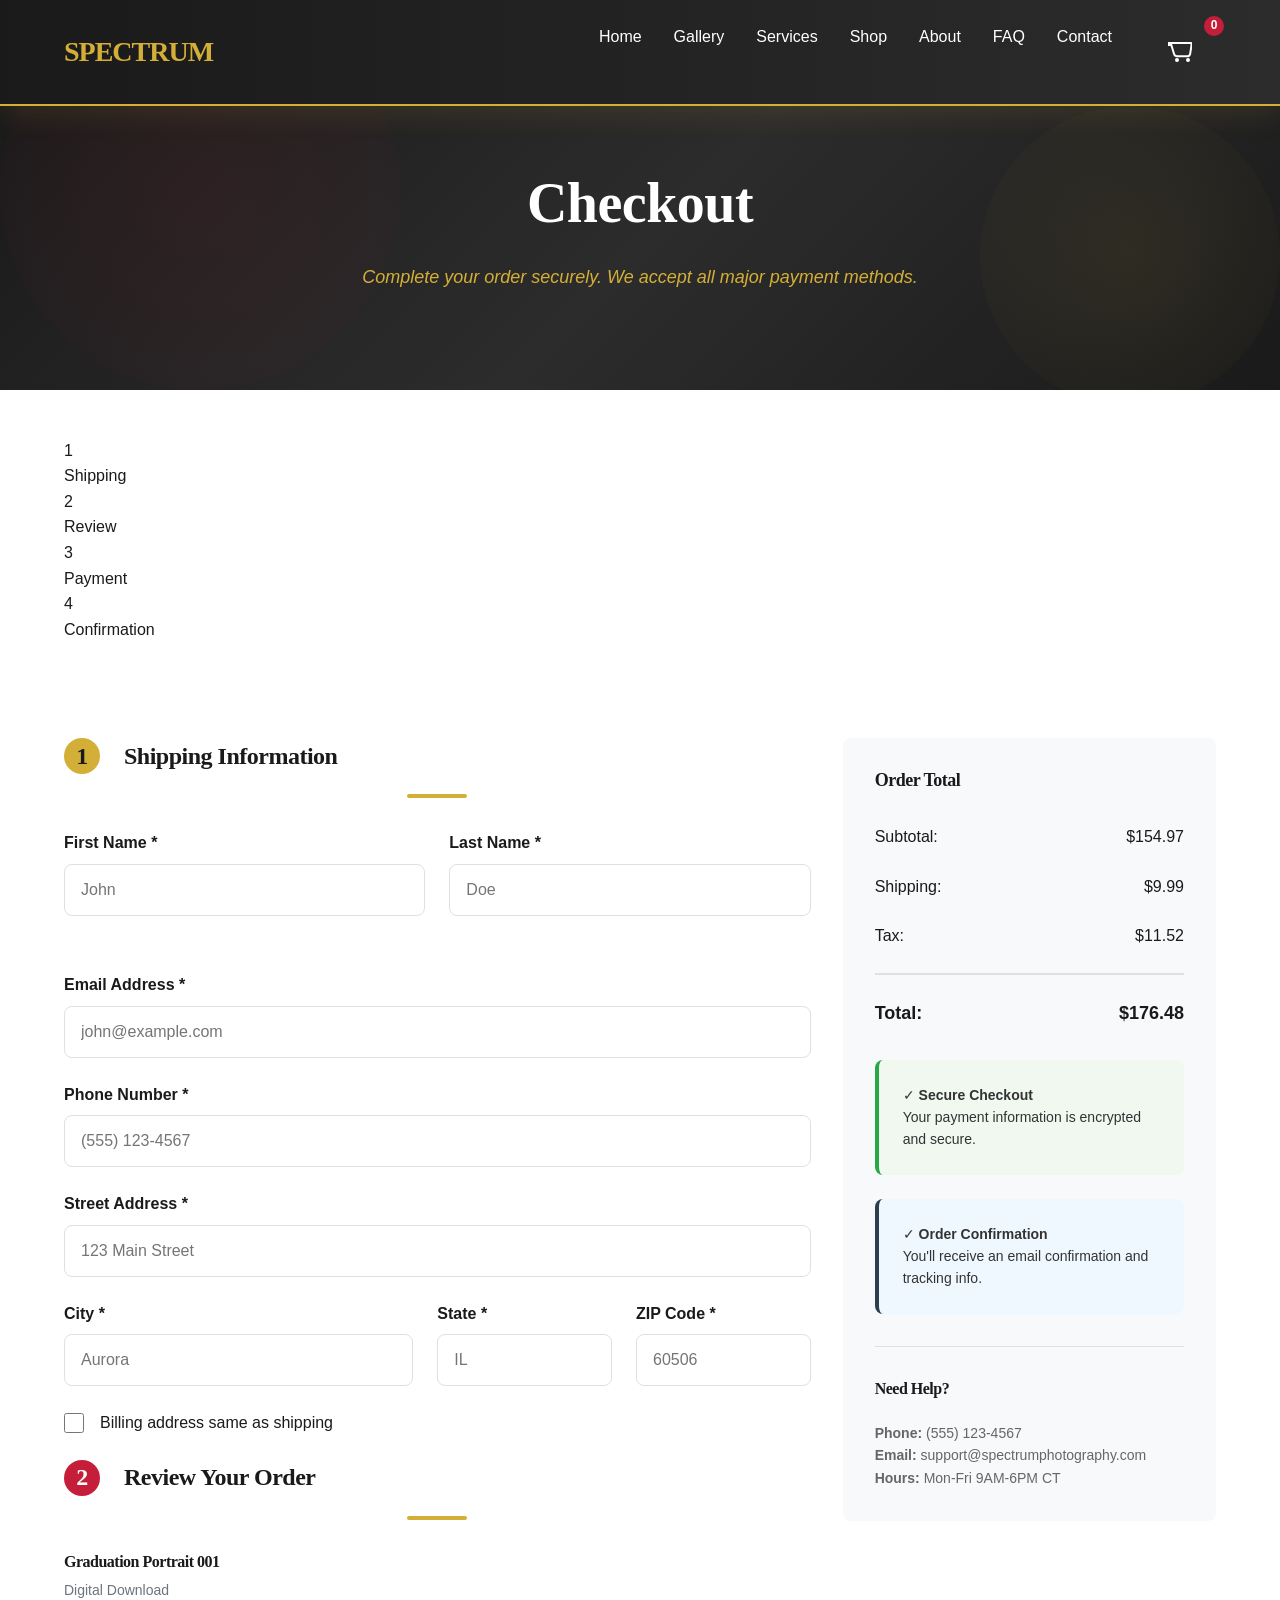
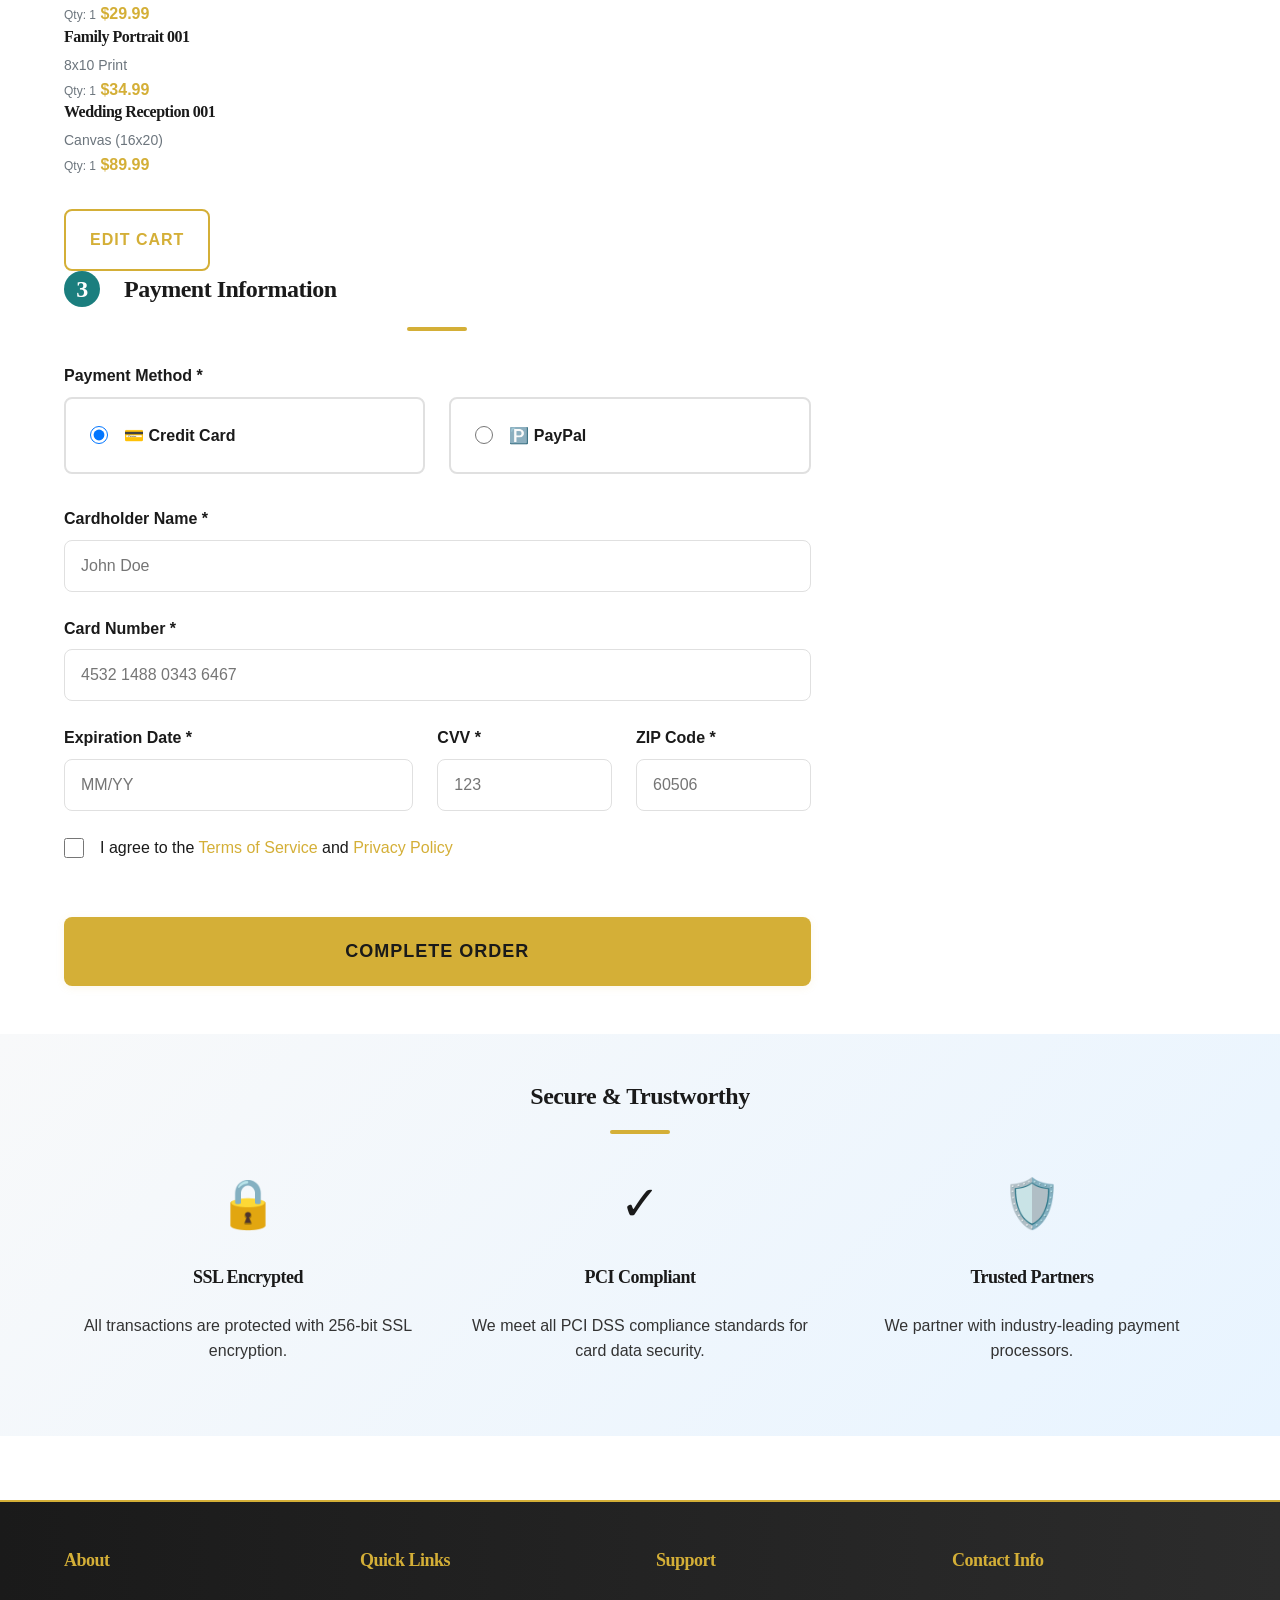
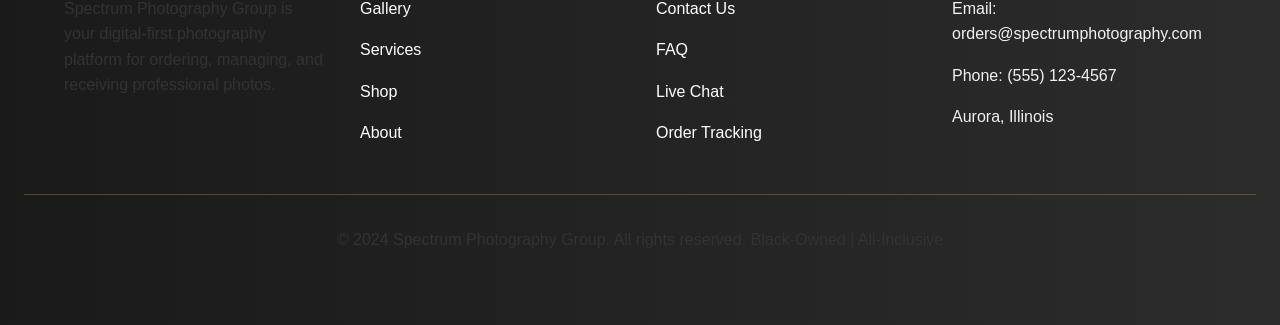
<file: checkout.html>
<!DOCTYPE html>
<html lang="en">
<head>
    <meta charset="UTF-8">
    <meta name="viewport" content="width=device-width, initial-scale=1.0">
    <title>Checkout - Spectrum Photography Group</title>
    <link rel="stylesheet" href="styles.css">
    <link rel="stylesheet" href="https://cdnjs.cloudflare.com/ajax/libs/font-awesome/6.4.0/css/all.min.css">
</head>
<body>
    <!-- Navigation -->
   <nav>
    <div class="container">
        <div class="nav-brand">SPECTRUM</div>
        <!-- Mobile menu toggle -->
        <button class="mobile-menu-toggle" aria-label="Toggle menu">
            <span></span>
            <span></span>
            <span></span>
        </button>
        <ul class="nav-menu">
            <li><a href="index.html">Home</a></li>
            <li><a href="gallery.html">Gallery</a></li>
            <li><a href="services.html">Services</a></li>
            <li><a href="shop.html">Shop</a></li>
            <li><a href="about.html">About</a></li>
            <li><a href="faq.html">FAQ</a></li>
            <li><a href="contact.html">Contact</a></li>
            <li>
                <a href="cart.html" class="nav-cart">
                    <svg class="nav-cart-icon" viewBox="0 0 24 24" fill="none" stroke="currentColor" stroke-width="2">
                        <path d="M23 3H1v2h2.31l2.76 9c.41 1.41 1.76 2.35 3.31 2.35h9.6c1.61 0 3-1.16 3.22-2.75l1.38-9z"></path>
                        <circle cx="9" cy="20" r="1"></circle>
                        <circle cx="20" cy="20" r="1"></circle>
                    </svg>
                    <span class="nav-cart-badge" id="cartBadge">0</span>
                </a>
            </li>
        </ul>
        <div class="mobile-menu-overlay"></div>
    </div>
</nav>

    <!-- Hero Section -->
    <section class="hero" id="checkout-hero">
        <div class="container">
            <h1>Checkout</h1>
            <p class="tagline">Complete your order securely. We accept all major payment methods.</p>
        </div>
    </section>

    <!-- Checkout Progress -->
    <section>
        <div class="container">
            <div class="checkout-progress">
                <div class="progress-step active">
                    <div class="progress-number">1</div>
                    <div class="progress-label">Shipping</div>
                </div>
                <div class="progress-line"></div>
                <div class="progress-step active">
                    <div class="progress-number">2</div>
                    <div class="progress-label">Review</div>
                </div>
                <div class="progress-line"></div>
                <div class="progress-step">
                    <div class="progress-number">3</div>
                    <div class="progress-label">Payment</div>
                </div>
                <div class="progress-line"></div>
                <div class="progress-step">
                    <div class="progress-number">4</div>
                    <div class="progress-label">Confirmation</div>
                </div>
            </div>
        </div>
    </section>

    <!-- Checkout Form -->
    <section>
        <div class="container">
            <div style="display: grid; grid-template-columns: 2fr 1fr; gap: var(--spacing-lg);">
                <!-- Main Checkout Form -->
                <div>
                    <!-- Shipping Information -->
                    <div class="checkout-section">
                        <h2 style="margin-bottom: var(--spacing-lg); display: flex; align-items: center; gap: var(--spacing-md);">
                            <span style="background: var(--accent-bold); color: var(--primary-dark); width: 36px; height: 36px; border-radius: 50%; display: flex; align-items: center; justify-content: center; font-weight: bold;">1</span>
                            Shipping Information
                        </h2>

                        <div style="display: grid; grid-template-columns: 1fr 1fr; gap: var(--spacing-md); margin-bottom: var(--spacing-lg);">
                            <div class="form-group">
                                <label>First Name *</label>
                                <input type="text" required placeholder="John">
                            </div>
                            <div class="form-group">
                                <label>Last Name *</label>
                                <input type="text" required placeholder="Doe">
                            </div>
                        </div>

                        <div class="form-group">
                            <label>Email Address *</label>
                            <input type="email" required placeholder="john@example.com">
                        </div>

                        <div class="form-group">
                            <label>Phone Number *</label>
                            <input type="tel" required placeholder="(555) 123-4567">
                        </div>

                        <div class="form-group">
                            <label>Street Address *</label>
                            <input type="text" required placeholder="123 Main Street">
                        </div>

                        <div style="display: grid; grid-template-columns: 2fr 1fr 1fr; gap: var(--spacing-md);">
                            <div class="form-group">
                                <label>City *</label>
                                <input type="text" required placeholder="Aurora">
                            </div>
                            <div class="form-group">
                                <label>State *</label>
                                <input type="text" required placeholder="IL">
                            </div>
                            <div class="form-group">
                                <label>ZIP Code *</label>
                                <input type="text" required placeholder="60506">
                            </div>
                        </div>

                        <div class="form-group">
                            <label style="display: flex; align-items: center; gap: var(--spacing-sm); font-weight: normal; cursor: pointer;">
                                <input type="checkbox" style="width: 20px; height: 20px; cursor: pointer;">
                                <span>Billing address same as shipping</span>
                            </label>
                        </div>
                    </div>

                    <!-- Review Order -->
                    <div class="checkout-section">
                        <h2 style="margin-bottom: var(--spacing-lg); display: flex; align-items: center; gap: var(--spacing-md);">
                            <span style="background: var(--accent-warm); color: white; width: 36px; height: 36px; border-radius: 50%; display: flex; align-items: center; justify-content: center; font-weight: bold;">2</span>
                            Review Your Order
                        </h2>

                        <div class="cart-table-checkout">
                            <div class="checkout-item">
                                <div class="item-details">
                                    <h4 style="margin: 0 0 var(--spacing-xs) 0;">Graduation Portrait 001</h4>
                                    <p style="margin: 0; font-size: 14px; color: var(--neutral-gray);">Digital Download</p>
                                </div>
                                <div class="item-price">
                                    <span style="color: var(--neutral-gray); font-size: 12px;">Qty: 1</span>
                                    <span style="font-weight: bold; color: var(--accent-bold);">$29.99</span>
                                </div>
                            </div>

                            <div class="checkout-item">
                                <div class="item-details">
                                    <h4 style="margin: 0 0 var(--spacing-xs) 0;">Family Portrait 001</h4>
                                    <p style="margin: 0; font-size: 14px; color: var(--neutral-gray);">8x10 Print</p>
                                </div>
                                <div class="item-price">
                                    <span style="color: var(--neutral-gray); font-size: 12px;">Qty: 1</span>
                                    <span style="font-weight: bold; color: var(--accent-bold);">$34.99</span>
                                </div>
                            </div>

                            <div class="checkout-item">
                                <div class="item-details">
                                    <h4 style="margin: 0 0 var(--spacing-xs) 0;">Wedding Reception 001</h4>
                                    <p style="margin: 0; font-size: 14px; color: var(--neutral-gray);">Canvas (16x20)</p>
                                </div>
                                <div class="item-price">
                                    <span style="color: var(--neutral-gray); font-size: 12px;">Qty: 1</span>
                                    <span style="font-weight: bold; color: var(--accent-bold);">$89.99</span>
                                </div>
                            </div>
                        </div>

                        <a href="cart.html" class="btn btn-outline" style="margin-top: var(--spacing-lg);">Edit Cart</a>
                    </div>

                    <!-- Payment Information -->
                    <div class="checkout-section">
                        <h2 style="margin-bottom: var(--spacing-lg); display: flex; align-items: center; gap: var(--spacing-md);">
                            <span style="background: var(--accent-teal); color: white; width: 36px; height: 36px; border-radius: 50%; display: flex; align-items: center; justify-content: center; font-weight: bold;">3</span>
                            Payment Information
                        </h2>

                        <div class="form-group">
                            <label>Payment Method *</label>
                            <div style="display: grid; grid-template-columns: 1fr 1fr; gap: var(--spacing-md);">
                                <label style="border: 2px solid var(--border-color); padding: var(--spacing-md); border-radius: var(--border-radius); cursor: pointer; display: flex; align-items: center; gap: var(--spacing-sm); transition: all var(--transition-speed);">
                                    <input type="radio" name="payment" value="credit" checked style="width: 18px; height: 18px; cursor: pointer;">
                                    <span>💳 Credit Card</span>
                                </label>
                                <label style="border: 2px solid var(--border-color); padding: var(--spacing-md); border-radius: var(--border-radius); cursor: pointer; display: flex; align-items: center; gap: var(--spacing-sm); transition: all var(--transition-speed);">
                                    <input type="radio" name="payment" value="paypal" style="width: 18px; height: 18px; cursor: pointer;">
                                    <span>🅿️ PayPal</span>
                                </label>
                            </div>
                        </div>

                        <div id="creditCardForm">
                            <div class="form-group">
                                <label>Cardholder Name *</label>
                                <input type="text" required placeholder="John Doe">
                            </div>

                            <div class="form-group">
                                <label>Card Number *</label>
                                <input type="text" required placeholder="4532 1488 0343 6467" maxlength="19">
                            </div>

                            <div style="display: grid; grid-template-columns: 2fr 1fr 1fr; gap: var(--spacing-md);">
                                <div class="form-group">
                                    <label>Expiration Date *</label>
                                    <input type="text" required placeholder="MM/YY" maxlength="5">
                                </div>
                                <div class="form-group">
                                    <label>CVV *</label>
                                    <input type="text" required placeholder="123" maxlength="4">
                                </div>
                                <div class="form-group">
                                    <label>ZIP Code *</label>
                                    <input type="text" required placeholder="60506">
                                </div>
                            </div>
                        </div>

                        <div id="paypalInfo" style="display: none; background: var(--light-gray); padding: var(--spacing-md); border-radius: var(--border-radius); text-align: center;">
                            <p style="margin: 0; color: #666;">You will be redirected to PayPal to complete your payment securely.</p>
                        </div>

                        <div class="form-group">
                            <label style="display: flex; align-items: center; gap: var(--spacing-sm); font-weight: normal; cursor: pointer;">
                                <input type="checkbox" required style="width: 20px; height: 20px; cursor: pointer;">
                                <span>I agree to the <a href="#">Terms of Service</a> and <a href="#">Privacy Policy</a></span>
                            </label>
                        </div>

                        <button class="btn btn-primary btn-large" onclick="completeCheckout()" style="width: 100%; margin-top: var(--spacing-lg); padding: var(--spacing-md);">
                            Complete Order
                        </button>
                    </div>
                </div>

                <!-- Order Summary Sidebar -->
                <div>
                    <div class="cart-summary" style="position: sticky; top: 100px;">
                        <h3 style="margin-top: 0; color: var(--primary-dark); margin-bottom: var(--spacing-lg);">Order Total</h3>
                        
                        <div class="summary-row">
                            <span>Subtotal:</span>
                            <span>$154.97</span>
                        </div>
                        <div class="summary-row">
                            <span>Shipping:</span>
                            <span>$9.99</span>
                        </div>
                        <div class="summary-row">
                            <span>Tax:</span>
                            <span>$11.52</span>
                        </div>
                        <div class="summary-row total">
                            <span>Total:</span>
                            <span>$176.48</span>
                        </div>

                        <div style="background: #f0f8f0; border-left: 4px solid #28a745; padding: var(--spacing-md); border-radius: var(--border-radius); margin-top: var(--spacing-lg);">
                            <p style="margin: 0; font-size: 14px; color: #333;">
                                ✓ <strong>Secure Checkout</strong><br>
                                Your payment information is encrypted and secure.
                            </p>
                        </div>

                        <div style="background: #f0f8ff; border-left: 4px solid var(--accent-secondary); padding: var(--spacing-md); border-radius: var(--border-radius); margin-top: var(--spacing-md);">
                            <p style="margin: 0; font-size: 14px; color: #333;">
                                ✓ <strong>Order Confirmation</strong><br>
                                You'll receive an email confirmation and tracking info.
                            </p>
                        </div>

                        <div style="margin-top: var(--spacing-lg); border-top: 1px solid var(--border-color); padding-top: var(--spacing-lg);">
                            <h4 style="margin-top: 0; color: var(--primary-dark);">Need Help?</h4>
                            <p style="margin: 0; font-size: 14px; color: #666; line-height: 1.6;">
                                <strong>Phone:</strong> (555) 123-4567<br>
                                <strong>Email:</strong> support@spectrumphotography.com<br>
                                <strong>Hours:</strong> Mon-Fri 9AM-6PM CT
                            </p>
                        </div>
                    </div>
                </div>
            </div>
        </div>
    </section>

    <!-- Security Section -->
    <section class="highlight-section">
        <div class="container">
            <h2>Secure & Trustworthy</h2>
            
            <div class="row" style="margin-top: var(--spacing-lg);">
                <div class="col-1-3">
                    <div style="text-align: center;">
                        <div style="font-size: 48px; margin-bottom: var(--spacing-md);">🔒</div>
                        <h3>SSL Encrypted</h3>
                        <p>All transactions are protected with 256-bit SSL encryption.</p>
                    </div>
                </div>
                <div class="col-1-3">
                    <div style="text-align: center;">
                        <div style="font-size: 48px; margin-bottom: var(--spacing-md);">✓</div>
                        <h3>PCI Compliant</h3>
                        <p>We meet all PCI DSS compliance standards for card data security.</p>
                    </div>
                </div>
                <div class="col-1-3">
                    <div style="text-align: center;">
                        <div style="font-size: 48px; margin-bottom: var(--spacing-md);">🛡️</div>
                        <h3>Trusted Partners</h3>
                        <p>We partner with industry-leading payment processors.</p>
                    </div>
                </div>
            </div>
        </div>
    </section>

    <!-- Footer -->
    <footer>
        <div class="container">
            <div class="footer-section">
                <h3>About</h3>
                <p>Spectrum Photography Group is your digital-first photography platform for ordering, managing, and receiving professional photos.</p>
            </div>
            <div class="footer-section">
                <h3>Quick Links</h3>
                <ul>
                    <li><a href="gallery.html">Gallery</a></li>
                    <li><a href="services.html">Services</a></li>
                    <li><a href="shop.html">Shop</a></li>
                    <li><a href="about.html">About</a></li>
                </ul>
            </div>
            <div class="footer-section">
                <h3>Support</h3>
                <ul>
                    <li><a href="contact.html">Contact Us</a></li>
                    <li><a href="faq.html">FAQ</a></li>
                    <li><a href="#">Live Chat</a></li>
                    <li><a href="#">Order Tracking</a></li>
                </ul>
            </div>
            <div class="footer-section">
                <h3>Contact Info</h3>
                <ul>
                    <li>Email: orders@spectrumphotography.com</li>
                    <li>Phone: (555) 123-4567</li>
                    <li>Aurora, Illinois</li>
                </ul>
            </div>
        </div>
        <div class="footer-bottom">
            <p>&copy; 2024 Spectrum Photography Group. All rights reserved. Black-Owned | All-Inclusive</p>
        </div>
    </footer>

    <script>
  // Mobile menu functionality
  document.addEventListener('DOMContentLoaded', function() {
    const mobileMenuToggle = document.querySelector('.mobile-menu-toggle');
    const navMenu = document.querySelector('.nav-menu');
    const mobileOverlay = document.querySelector('.mobile-menu-overlay');
    const body = document.body;

    if (mobileMenuToggle && navMenu && mobileOverlay) {
      mobileMenuToggle.addEventListener('click', function(e) {
        e.stopPropagation();
        this.classList.toggle('active');
        navMenu.classList.toggle('active');
        mobileOverlay.classList.toggle('active');
        body.style.overflow = navMenu.classList.contains('active') ? 'hidden' : '';
      });

      // Close menu when clicking on a link
      const navLinks = document.querySelectorAll('.nav-menu a');
      navLinks.forEach(link => {
        link.addEventListener('click', () => {
          mobileMenuToggle.classList.remove('active');
          navMenu.classList.remove('active');
          mobileOverlay.classList.remove('active');
          body.style.overflow = '';
        });
      });

      // Close menu when clicking on overlay
      mobileOverlay.addEventListener('click', () => {
        mobileMenuToggle.classList.remove('active');
        navMenu.classList.remove('active');
        mobileOverlay.classList.remove('active');
        body.style.overflow = '';
      });

      // Close menu with escape key
      document.addEventListener('keydown', (e) => {
        if (e.key === 'Escape' && navMenu.classList.contains('active')) {
          mobileMenuToggle.classList.remove('active');
          navMenu.classList.remove('active');
          mobileOverlay.classList.remove('active');
          body.style.overflow = '';
        }
      });
    }
  });
        // Update cart badge on all pages
        function updateCartBadge() {
            const cart = JSON.parse(localStorage.getItem('cart')) || [];
            const totalItems = cart.reduce((sum, item) => sum + item.quantity, 0);
            const badge = document.getElementById('cartBadge');
            if (badge) {
                badge.textContent = totalItems;
            }
        }

        function completeCheckout() {
            // Validate required fields
            const firstName = document.querySelector('input[placeholder="John"]').value;
            const email = document.querySelector('input[type="email"]').value;
            const address = document.querySelector('input[placeholder="123 Main Street"]').value;
            const termsCheckbox = document.querySelector('input[type="checkbox"]');

            if (!firstName || !email || !address) {
                alert('Please fill in all required shipping information.');
                return;
            }

            if (!termsCheckbox.checked) {
                alert('Please agree to the Terms of Service and Privacy Policy.');
                return;
            }

            // Clear cart after checkout
            localStorage.setItem('cart', JSON.stringify([]));
            alert('Order processed! You will be redirected to the order confirmation page.');
            window.location.href = 'confirmation.html';
        }

        // Initialize on page load
        window.addEventListener('load', updateCartBadge);
    </script>
</body>
</html>
</file>
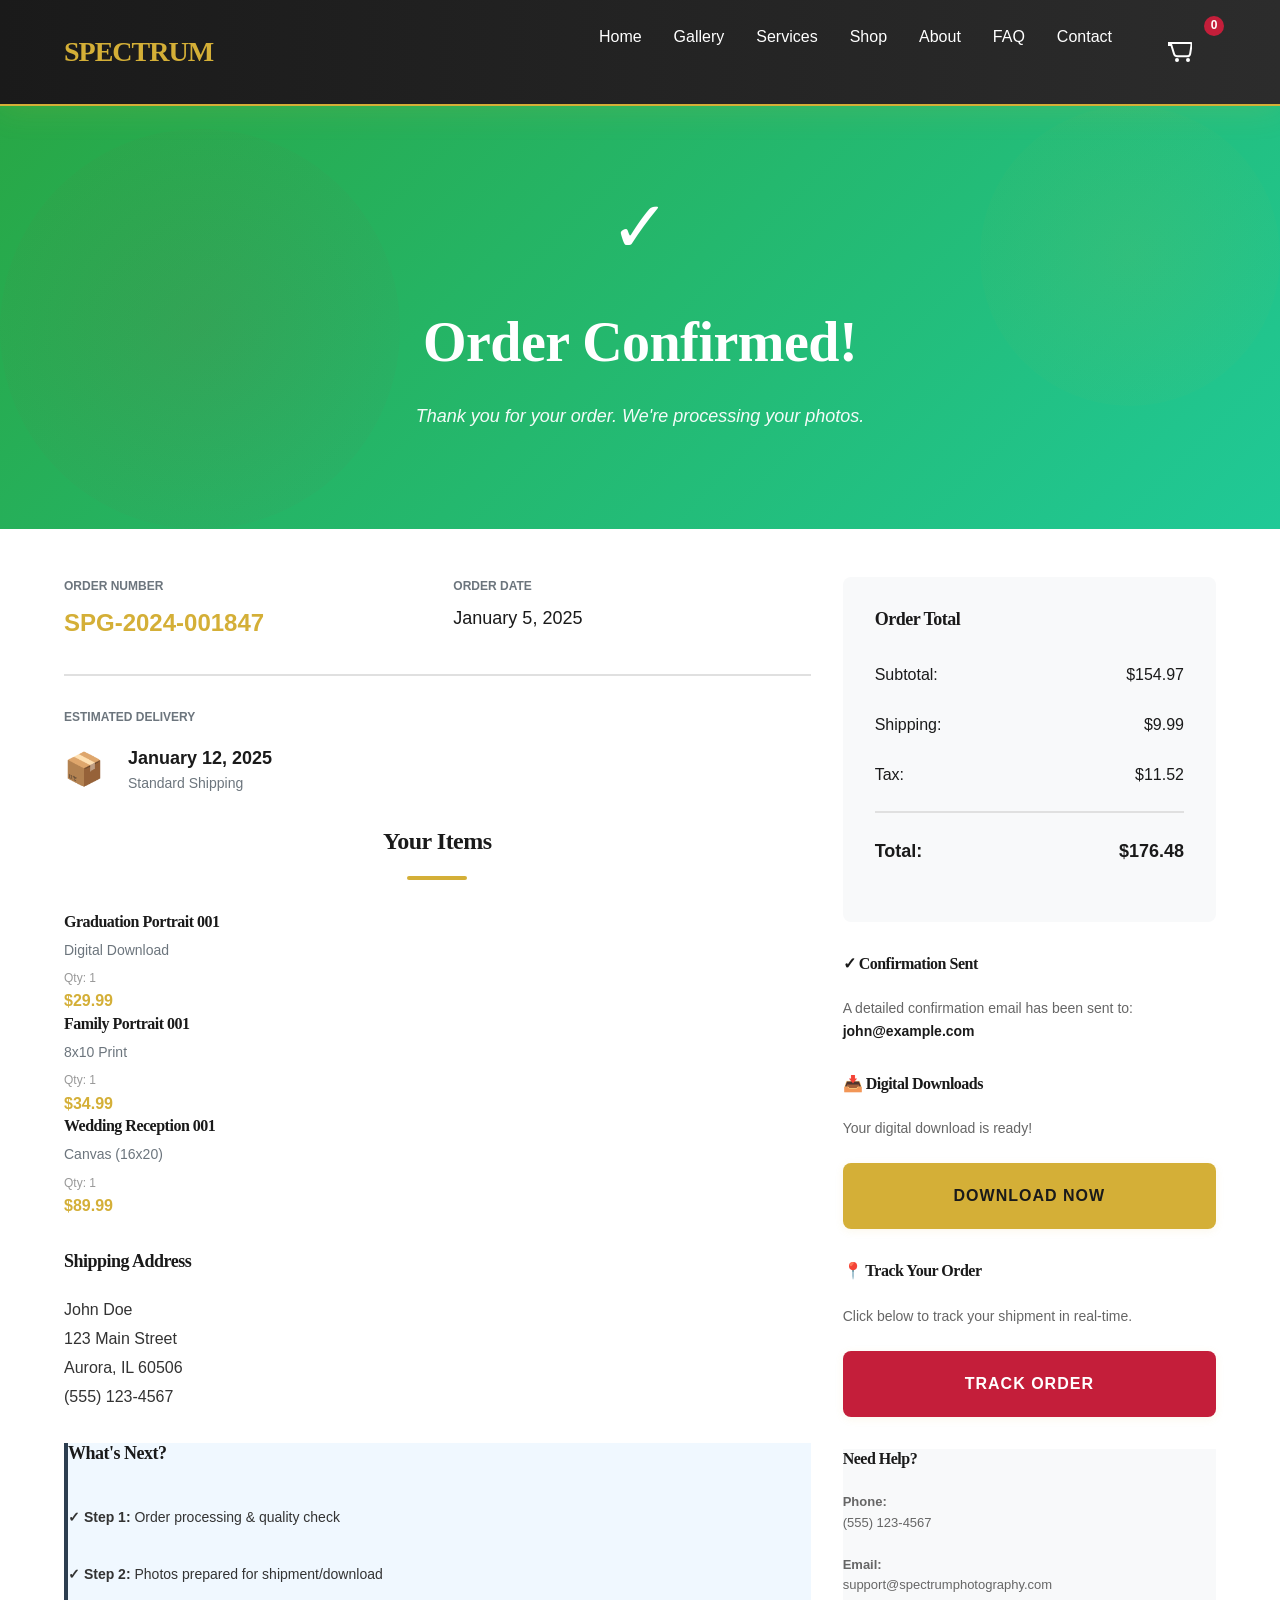
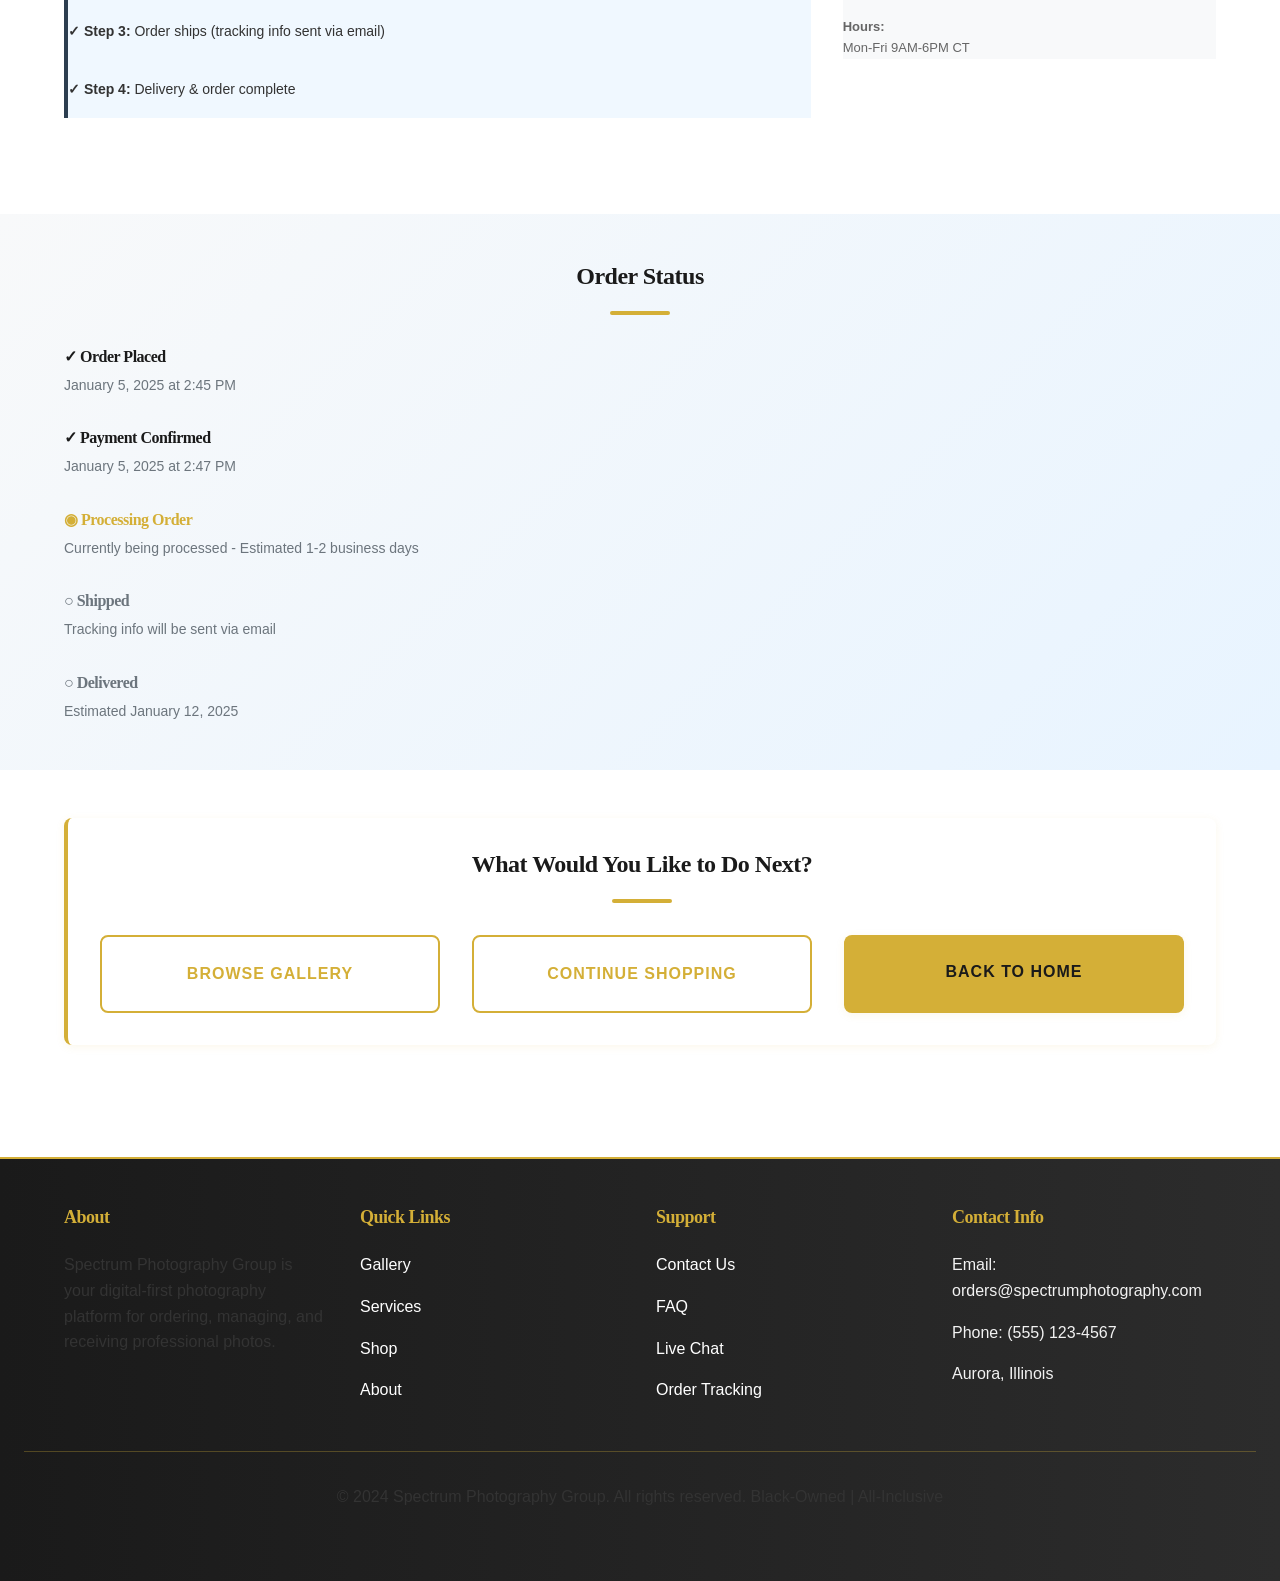
<file: confirmation.html>
<!DOCTYPE html>
<html lang="en">
<head>
    <meta charset="UTF-8">
    <meta name="viewport" content="width=device-width, initial-scale=1.0">
    <title>Order Confirmation - Spectrum Photography Group</title>
    <link rel="stylesheet" href="styles.css">
    <link rel="stylesheet" href="https://cdnjs.cloudflare.com/ajax/libs/font-awesome/6.4.0/css/all.min.css">
</head>
<body>
    <!-- Navigation -->
  <nav>
    <div class="container">
        <div class="nav-brand">SPECTRUM</div>
        <!-- Mobile menu toggle -->
        <button class="mobile-menu-toggle" aria-label="Toggle menu">
            <span></span>
            <span></span>
            <span></span>
        </button>
        <ul class="nav-menu">
            <li><a href="index.html">Home</a></li>
            <li><a href="gallery.html">Gallery</a></li>
            <li><a href="services.html">Services</a></li>
            <li><a href="shop.html">Shop</a></li>
            <li><a href="about.html">About</a></li>
            <li><a href="faq.html">FAQ</a></li>
            <li><a href="contact.html">Contact</a></li>
            <li>
                <a href="cart.html" class="nav-cart">
                    <svg class="nav-cart-icon" viewBox="0 0 24 24" fill="none" stroke="currentColor" stroke-width="2">
                        <path d="M23 3H1v2h2.31l2.76 9c.41 1.41 1.76 2.35 3.31 2.35h9.6c1.61 0 3-1.16 3.22-2.75l1.38-9z"></path>
                        <circle cx="9" cy="20" r="1"></circle>
                        <circle cx="20" cy="20" r="1"></circle>
                    </svg>
                    <span class="nav-cart-badge" id="cartBadge">0</span>
                </a>
            </li>
        </ul>
        <div class="mobile-menu-overlay"></div>
    </div>
</nav>

    <!-- Success Message -->
    <section class="hero" style="background: linear-gradient(135deg, #28a745 0%, #20c997 100%);">
        <div class="container">
            <div style="text-align: center;">
                <div style="font-size: 72px; margin-bottom: var(--spacing-md);">✓</div>
                <h1 style="color: white; margin-bottom: var(--spacing-md);">Order Confirmed!</h1>
                <p class="tagline" style="color: rgba(255,255,255,0.95);">Thank you for your order. We're processing your photos.</p>
            </div>
        </div>
    </section>

    <!-- Order Details -->
    <section>
        <div class="container">
            <div style="display: grid; grid-template-columns: 2fr 1fr; gap: var(--spacing-lg); margin-bottom: var(--spacing-xl);">
                <!-- Main Details -->
                <div>
                    <!-- Order Number -->
                    <div class="confirmation-card">
                        <div style="display: grid; grid-template-columns: 1fr 1fr; gap: var(--spacing-lg); margin-bottom: var(--spacing-lg);">
                            <div>
                                <label style="font-size: 12px; color: var(--neutral-gray); font-weight: bold; text-transform: uppercase;">Order Number</label>
                                <p style="margin: 0; font-size: 24px; font-weight: bold; color: var(--accent-bold);">SPG-2024-001847</p>
                            </div>
                            <div>
                                <label style="font-size: 12px; color: var(--neutral-gray); font-weight: bold; text-transform: uppercase;">Order Date</label>
                                <p style="margin: 0; font-size: 18px; color: var(--primary-dark);">January 5, 2025</p>
                            </div>
                        </div>

                        <div style="border-top: 2px solid var(--border-color); padding-top: var(--spacing-lg);">
                            <label style="font-size: 12px; color: var(--neutral-gray); font-weight: bold; text-transform: uppercase;">Estimated Delivery</label>
                            <div style="display: flex; align-items: center; gap: var(--spacing-md); margin-top: var(--spacing-sm);">
                                <div style="font-size: 32px;">📦</div>
                                <div>
                                    <p style="margin: 0; font-size: 18px; font-weight: bold; color: var(--primary-dark);">January 12, 2025</p>
                                    <p style="margin: 0; font-size: 14px; color: var(--neutral-gray);">Standard Shipping</p>
                                </div>
                            </div>
                        </div>
                    </div>

                    <!-- Order Items -->
                    <div class="confirmation-card" style="margin-top: var(--spacing-lg);">
                        <h2 style="margin-bottom: var(--spacing-lg); color: var(--primary-dark);">Your Items</h2>
                        
                        <div class="checkout-item">
                            <div class="item-details">
                                <h4 style="margin: 0 0 var(--spacing-xs) 0;">Graduation Portrait 001</h4>
                                <p style="margin: 0; font-size: 14px; color: var(--neutral-gray);">Digital Download</p>
                                <p style="margin: 0; font-size: 12px; color: #999; margin-top: var(--spacing-xs);">Qty: 1</p>
                            </div>
                            <div class="item-price">
                                <span style="font-weight: bold; color: var(--accent-bold);">$29.99</span>
                            </div>
                        </div>

                        <div class="checkout-item">
                            <div class="item-details">
                                <h4 style="margin: 0 0 var(--spacing-xs) 0;">Family Portrait 001</h4>
                                <p style="margin: 0; font-size: 14px; color: var(--neutral-gray);">8x10 Print</p>
                                <p style="margin: 0; font-size: 12px; color: #999; margin-top: var(--spacing-xs);">Qty: 1</p>
                            </div>
                            <div class="item-price">
                                <span style="font-weight: bold; color: var(--accent-bold);">$34.99</span>
                            </div>
                        </div>

                        <div class="checkout-item">
                            <div class="item-details">
                                <h4 style="margin: 0 0 var(--spacing-xs) 0;">Wedding Reception 001</h4>
                                <p style="margin: 0; font-size: 14px; color: var(--neutral-gray);">Canvas (16x20)</p>
                                <p style="margin: 0; font-size: 12px; color: #999; margin-top: var(--spacing-xs);">Qty: 1</p>
                            </div>
                            <div class="item-price">
                                <span style="font-weight: bold; color: var(--accent-bold);">$89.99</span>
                            </div>
                        </div>
                    </div>

                    <!-- Shipping Address -->
                    <div class="confirmation-card" style="margin-top: var(--spacing-lg);">
                        <h3 style="margin-top: 0; color: var(--primary-dark);">Shipping Address</h3>
                        <p style="margin: var(--spacing-md) 0; line-height: 1.8; color: #333;">
                            John Doe<br>
                            123 Main Street<br>
                            Aurora, IL 60506<br>
                            (555) 123-4567
                        </p>
                    </div>

                    <!-- What's Next -->
                    <div class="confirmation-card" style="margin-top: var(--spacing-lg); background: #f0f8ff; border-left: 4px solid var(--accent-secondary);">
                        <h3 style="margin-top: 0; color: var(--primary-dark);">What's Next?</h3>
                        <ul style="list-style: none; padding: 0; margin: 0; font-size: 14px; line-height: 1.8; color: #333;">
                            <li style="padding: var(--spacing-sm) 0;"><strong>✓ Step 1:</strong> Order processing & quality check</li>
                            <li style="padding: var(--spacing-sm) 0;"><strong>✓ Step 2:</strong> Photos prepared for shipment/download</li>
                            <li style="padding: var(--spacing-sm) 0;"><strong>✓ Step 3:</strong> Order ships (tracking info sent via email)</li>
                            <li style="padding: var(--spacing-sm) 0;"><strong>✓ Step 4:</strong> Delivery & order complete</li>
                        </ul>
                    </div>
                </div>

                <!-- Sidebar -->
                <div>
                    <!-- Order Total -->
                    <div class="cart-summary">
                        <h3 style="margin-top: 0; color: var(--primary-dark); margin-bottom: var(--spacing-lg);">Order Total</h3>
                        
                        <div class="summary-row">
                            <span>Subtotal:</span>
                            <span>$154.97</span>
                        </div>
                        <div class="summary-row">
                            <span>Shipping:</span>
                            <span>$9.99</span>
                        </div>
                        <div class="summary-row">
                            <span>Tax:</span>
                            <span>$11.52</span>
                        </div>
                        <div class="summary-row total">
                            <span>Total:</span>
                            <span>$176.48</span>
                        </div>
                    </div>

                    <!-- Confirmation Email -->
                    <div class="confirmation-card" style="margin-top: var(--spacing-lg);">
                        <h4 style="margin-top: 0; color: var(--primary-dark);">✓ Confirmation Sent</h4>
                        <p style="margin: 0; font-size: 14px; color: #666; line-height: 1.6;">
                            A detailed confirmation email has been sent to:<br>
                            <strong style="color: var(--primary-dark);">john@example.com</strong>
                        </p>
                    </div>

                    <!-- Download & Tracking -->
                    <div class="confirmation-card" style="margin-top: var(--spacing-lg);">
                        <h4 style="margin-top: 0; color: var(--primary-dark);">📥 Digital Downloads</h4>
                        <p style="margin: 0 0 var(--spacing-md) 0; font-size: 14px; color: #666;">
                            Your digital download is ready!
                        </p>
                        <button class="btn btn-primary" style="width: 100%; padding: var(--spacing-md);">Download Now</button>
                    </div>

                    <!-- Track Order -->
                    <div class="confirmation-card" style="margin-top: var(--spacing-lg);">
                        <h4 style="margin-top: 0; color: var(--primary-dark);">📍 Track Your Order</h4>
                        <p style="margin: 0 0 var(--spacing-md) 0; font-size: 14px; color: #666;">
                            Click below to track your shipment in real-time.
                        </p>
                        <button class="btn btn-secondary" style="width: 100%; padding: var(--spacing-md);">Track Order</button>
                    </div>

                    <!-- Support -->
                    <div class="confirmation-card" style="margin-top: var(--spacing-lg); background: var(--light-gray);">
                        <h4 style="margin-top: 0; color: var(--primary-dark);">Need Help?</h4>
                        <p style="margin: 0; font-size: 13px; color: #666; line-height: 1.6;">
                            <strong>Phone:</strong><br>
                            (555) 123-4567<br><br>
                            <strong>Email:</strong><br>
                            support@spectrumphotography.com<br><br>
                            <strong>Hours:</strong><br>
                            Mon-Fri 9AM-6PM CT
                        </p>
                    </div>
                </div>
            </div>
        </div>
    </section>

    <!-- Order Status Timeline -->
    <section class="highlight-section">
        <div class="container">
            <h2>Order Status</h2>
            
            <div style="margin-top: var(--spacing-lg); position: relative;">
                <div style="display: grid; gap: var(--spacing-lg);">
                    <!-- Status Item 1 -->
                    <div class="status-timeline-item completed">
                        <div class="status-dot"></div>
                        <div class="status-content">
                            <h4 style="margin: 0 0 var(--spacing-xs) 0; color: var(--primary-dark);">✓ Order Placed</h4>
                            <p style="margin: 0; font-size: 14px; color: var(--neutral-gray);">January 5, 2025 at 2:45 PM</p>
                        </div>
                    </div>

                    <!-- Status Item 2 -->
                    <div class="status-timeline-item completed">
                        <div class="status-dot"></div>
                        <div class="status-content">
                            <h4 style="margin: 0 0 var(--spacing-xs) 0; color: var(--primary-dark);">✓ Payment Confirmed</h4>
                            <p style="margin: 0; font-size: 14px; color: var(--neutral-gray);">January 5, 2025 at 2:47 PM</p>
                        </div>
                    </div>

                    <!-- Status Item 3 -->
                    <div class="status-timeline-item active">
                        <div class="status-dot"></div>
                        <div class="status-content">
                            <h4 style="margin: 0 0 var(--spacing-xs) 0; color: var(--accent-bold);">◉ Processing Order</h4>
                            <p style="margin: 0; font-size: 14px; color: var(--neutral-gray);">Currently being processed - Estimated 1-2 business days</p>
                        </div>
                    </div>

                    <!-- Status Item 4 -->
                    <div class="status-timeline-item">
                        <div class="status-dot"></div>
                        <div class="status-content">
                            <h4 style="margin: 0 0 var(--spacing-xs) 0; color: var(--neutral-gray);">○ Shipped</h4>
                            <p style="margin: 0; font-size: 14px; color: var(--neutral-gray);">Tracking info will be sent via email</p>
                        </div>
                    </div>

                    <!-- Status Item 5 -->
                    <div class="status-timeline-item">
                        <div class="status-dot"></div>
                        <div class="status-content">
                            <h4 style="margin: 0 0 var(--spacing-xs) 0; color: var(--neutral-gray);">○ Delivered</h4>
                            <p style="margin: 0; font-size: 14px; color: var(--neutral-gray);">Estimated January 12, 2025</p>
                        </div>
                    </div>
                </div>
            </div>
        </div>
    </section>

    <!-- Next Steps CTA -->
    <section>
        <div class="container">
            <div class="card" style="border-left: 4px solid var(--accent-bold); background: white; padding: var(--spacing-lg);">
                <h2 style="margin-top: 0; color: var(--primary-dark); text-align: center;">What Would You Like to Do Next?</h2>
                
                <div style="display: grid; grid-template-columns: 1fr 1fr 1fr; gap: var(--spacing-lg); margin-top: var(--spacing-lg);">
                    <a href="gallery.html" class="btn btn-outline" style="text-align: center; padding: var(--spacing-md); display: block;">Browse Gallery</a>
                    <a href="shop.html" class="btn btn-outline" style="text-align: center; padding: var(--spacing-md); display: block;">Continue Shopping</a>
                    <a href="index.html" class="btn btn-primary" style="text-align: center; padding: var(--spacing-md); display: block;">Back to Home</a>
                </div>
            </div>
        </div>
    </section>

    <!-- Footer -->
    <footer>
        <div class="container">
            <div class="footer-section">
                <h3>About</h3>
                <p>Spectrum Photography Group is your digital-first photography platform for ordering, managing, and receiving professional photos.</p>
            </div>
            <div class="footer-section">
                <h3>Quick Links</h3>
                <ul>
                    <li><a href="gallery.html">Gallery</a></li>
                    <li><a href="services.html">Services</a></li>
                    <li><a href="shop.html">Shop</a></li>
                    <li><a href="about.html">About</a></li>
                </ul>
            </div>
            <div class="footer-section">
                <h3>Support</h3>
                <ul>
                    <li><a href="contact.html">Contact Us</a></li>
                    <li><a href="faq.html">FAQ</a></li>
                    <li><a href="#">Live Chat</a></li>
                    <li><a href="#">Order Tracking</a></li>
                </ul>
            </div>
            <div class="footer-section">
                <h3>Contact Info</h3>
                <ul>
                    <li>Email: orders@spectrumphotography.com</li>
                    <li>Phone: (555) 123-4567</li>
                    <li>Aurora, Illinois</li>
                </ul>
            </div>
        </div>
        <div class="footer-bottom">
            <p>&copy; 2024 Spectrum Photography Group. All rights reserved. Black-Owned | All-Inclusive</p>
        </div>
    </footer>

    <script>
  // Mobile menu functionality
  document.addEventListener('DOMContentLoaded', function() {
    const mobileMenuToggle = document.querySelector('.mobile-menu-toggle');
    const navMenu = document.querySelector('.nav-menu');
    const mobileOverlay = document.querySelector('.mobile-menu-overlay');
    const body = document.body;

    if (mobileMenuToggle && navMenu && mobileOverlay) {
      mobileMenuToggle.addEventListener('click', function(e) {
        e.stopPropagation();
        this.classList.toggle('active');
        navMenu.classList.toggle('active');
        mobileOverlay.classList.toggle('active');
        body.style.overflow = navMenu.classList.contains('active') ? 'hidden' : '';
      });

      // Close menu when clicking on a link
      const navLinks = document.querySelectorAll('.nav-menu a');
      navLinks.forEach(link => {
        link.addEventListener('click', () => {
          mobileMenuToggle.classList.remove('active');
          navMenu.classList.remove('active');
          mobileOverlay.classList.remove('active');
          body.style.overflow = '';
        });
      });

      // Close menu when clicking on overlay
      mobileOverlay.addEventListener('click', () => {
        mobileMenuToggle.classList.remove('active');
        navMenu.classList.remove('active');
        mobileOverlay.classList.remove('active');
        body.style.overflow = '';
      });

      // Close menu with escape key
      document.addEventListener('keydown', (e) => {
        if (e.key === 'Escape' && navMenu.classList.contains('active')) {
          mobileMenuToggle.classList.remove('active');
          navMenu.classList.remove('active');
          mobileOverlay.classList.remove('active');
          body.style.overflow = '';
        }
      });
    }
  });
        // Auto-scroll to top on load
        window.scrollTo(0, 0);
    </script>
</body>
</html>
</file>
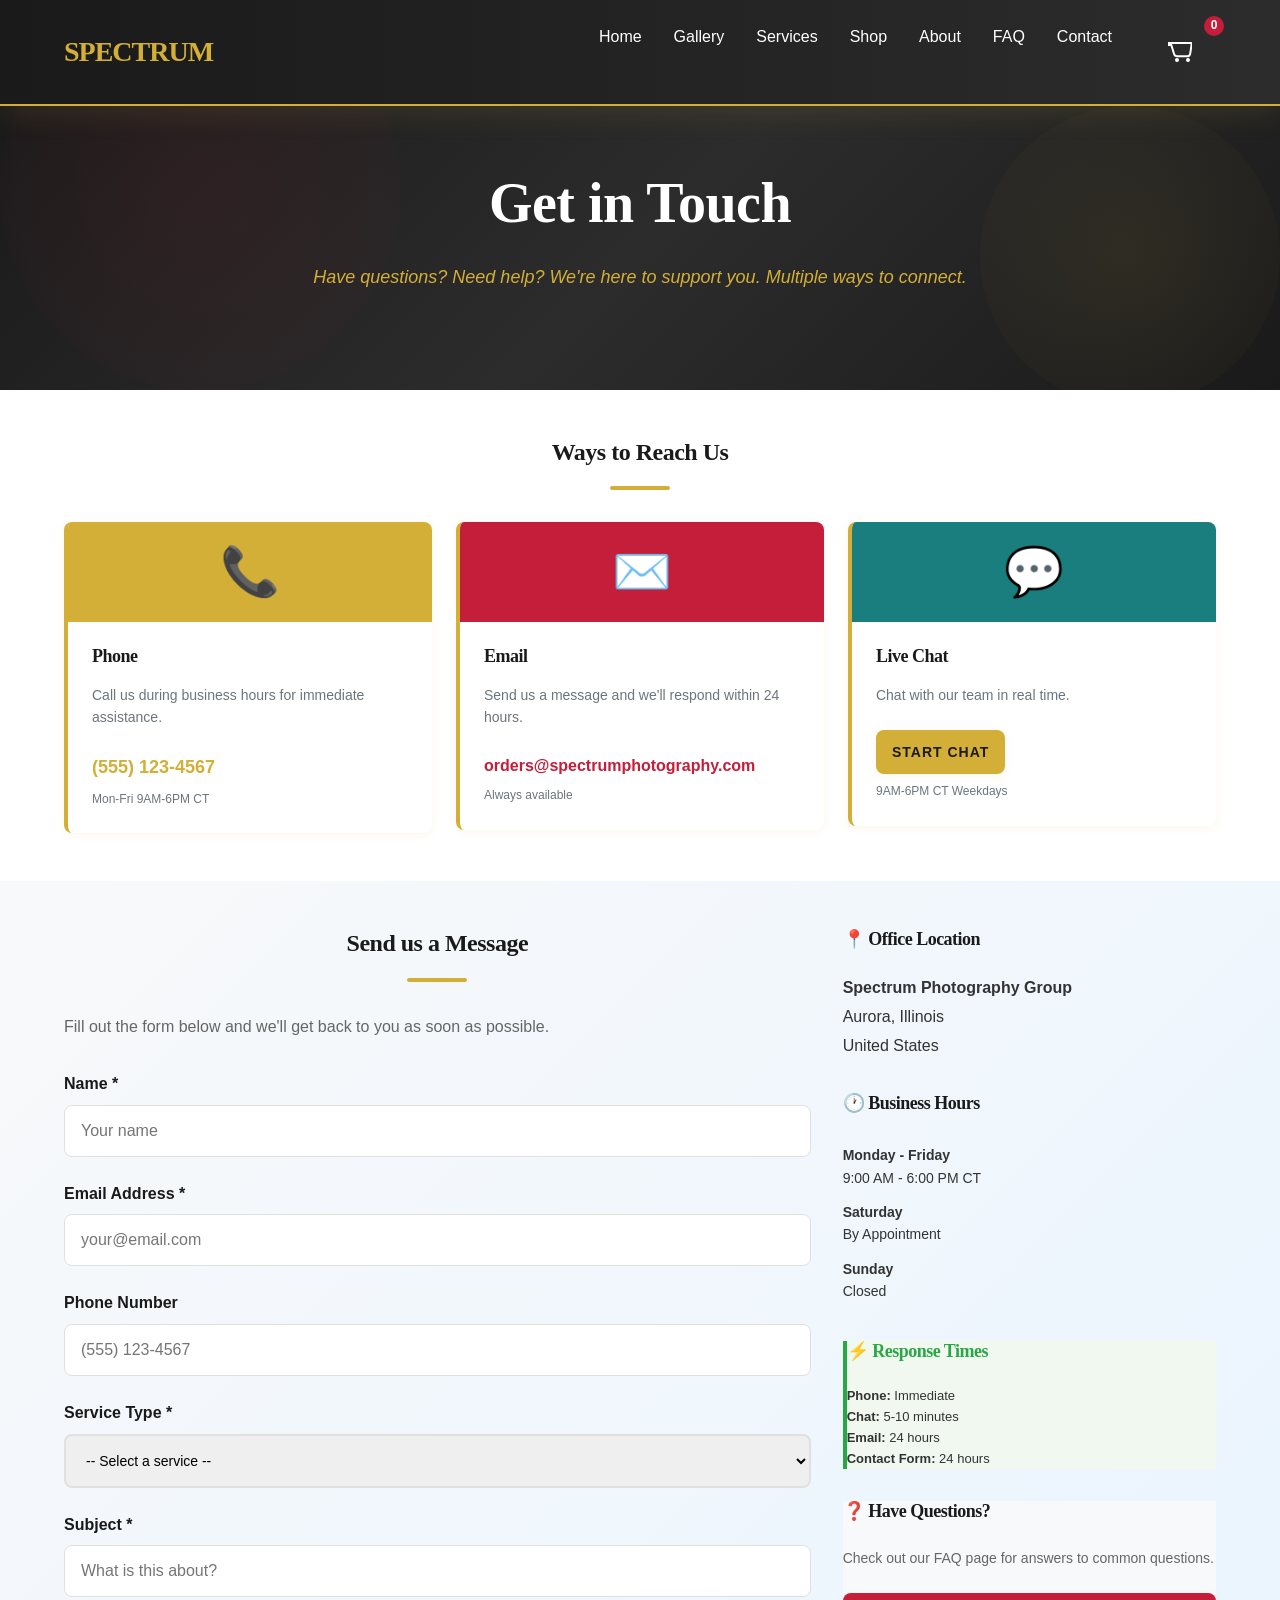
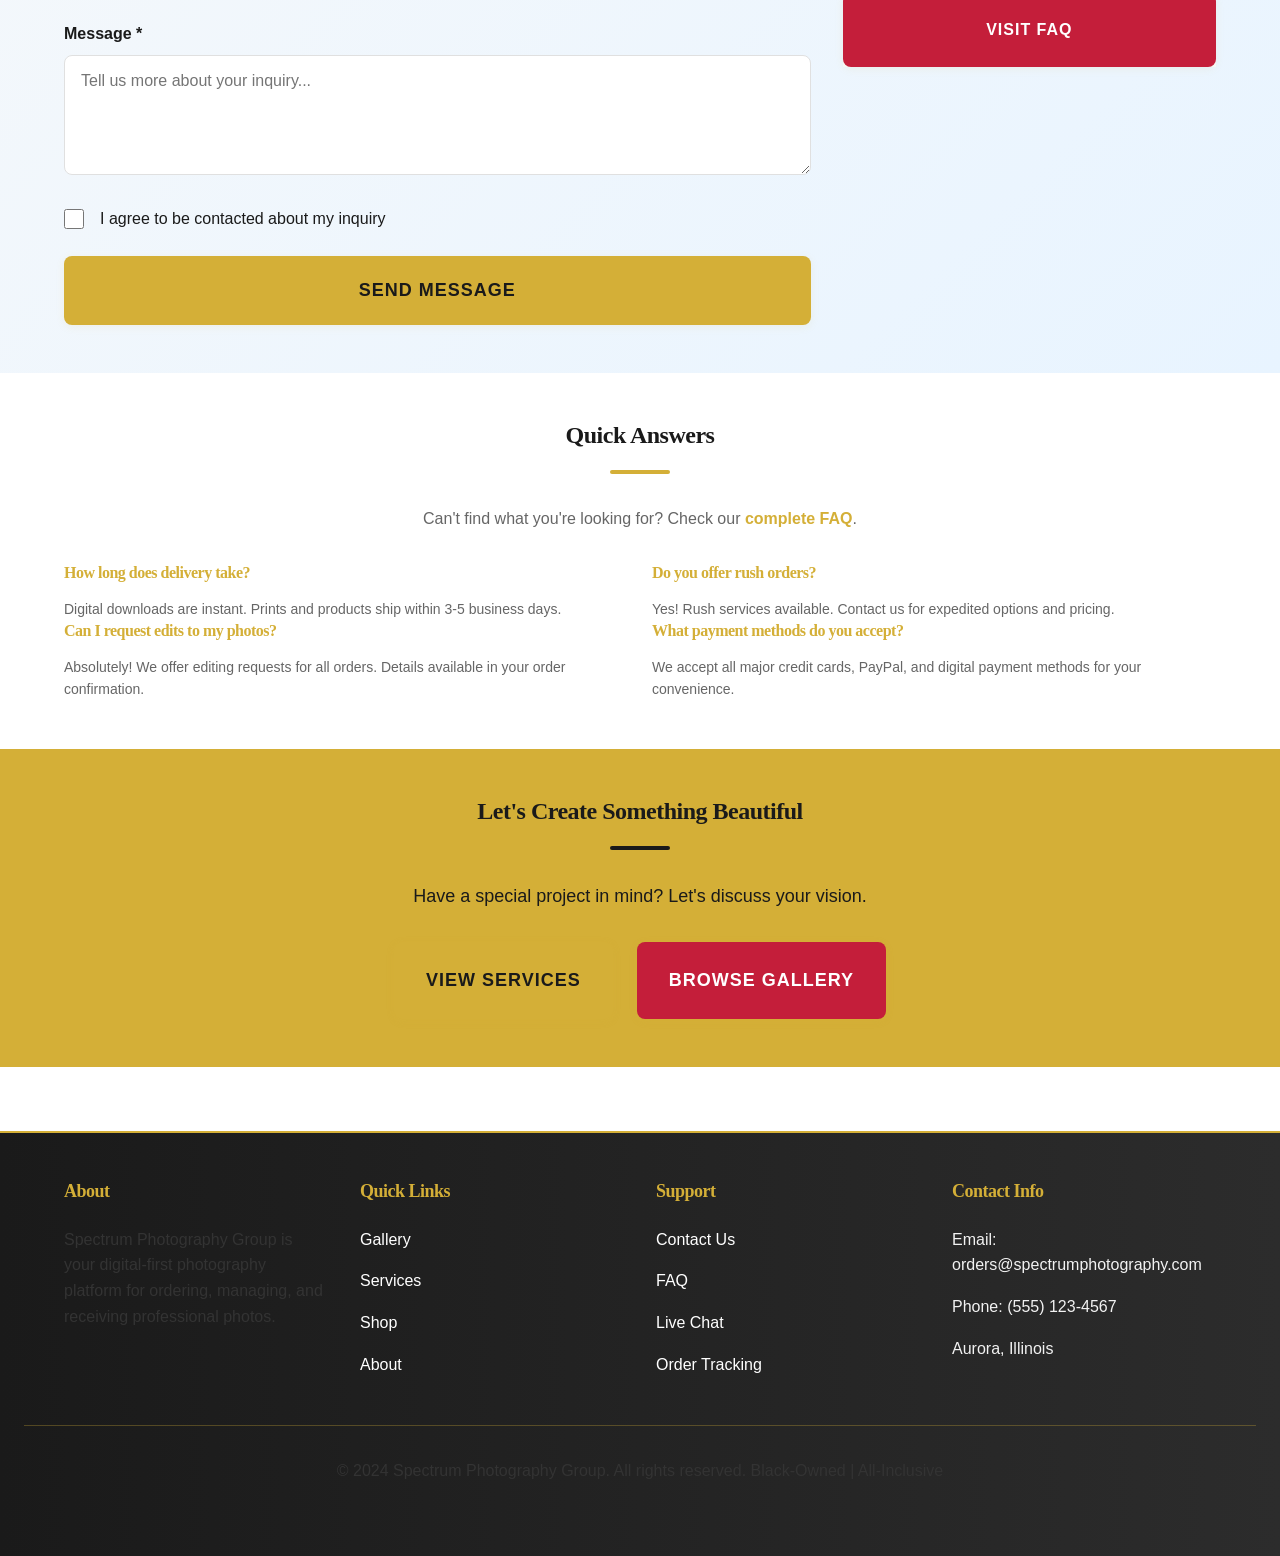
<file: contact.html>
<!DOCTYPE html>
<html lang="en">
<head>
    <meta charset="UTF-8">
    <meta name="viewport" content="width=device-width, initial-scale=1.0">
    <title>Contact Us - Spectrum Photography Group</title>
    <link rel="stylesheet" href="styles.css">
    <link rel="stylesheet" href="https://cdnjs.cloudflare.com/ajax/libs/font-awesome/6.4.0/css/all.min.css">
</head>
<body>
    <!-- Navigation -->
   <nav>
    <div class="container">
        <div class="nav-brand">SPECTRUM</div>
        <!-- Mobile menu toggle -->
        <button class="mobile-menu-toggle" aria-label="Toggle menu">
            <span></span>
            <span></span>
            <span></span>
        </button>
        <ul class="nav-menu">
            <li><a href="index.html">Home</a></li>
            <li><a href="gallery.html">Gallery</a></li>
            <li><a href="services.html">Services</a></li>
            <li><a href="shop.html">Shop</a></li>
            <li><a href="about.html">About</a></li>
            <li><a href="faq.html">FAQ</a></li>
            <li><a href="contact.html">Contact</a></li>
            <li>
                <a href="cart.html" class="nav-cart">
                    <svg class="nav-cart-icon" viewBox="0 0 24 24" fill="none" stroke="currentColor" stroke-width="2">
                        <path d="M23 3H1v2h2.31l2.76 9c.41 1.41 1.76 2.35 3.31 2.35h9.6c1.61 0 3-1.16 3.22-2.75l1.38-9z"></path>
                        <circle cx="9" cy="20" r="1"></circle>
                        <circle cx="20" cy="20" r="1"></circle>
                    </svg>
                    <span class="nav-cart-badge" id="cartBadge">0</span>
                </a>
            </li>
        </ul>
        <div class="mobile-menu-overlay"></div>
    </div>
</nav>

    <!-- Hero Section -->
    <section class="hero" id="contact-hero">
        <div class="container">
            <h1>Get in Touch</h1>
            <p class="tagline">Have questions? Need help? We're here to support you. Multiple ways to connect.</p>
        </div>
    </section>

    <!-- Contact Methods -->
    <section>
        <div class="container">
            <h2>Ways to Reach Us</h2>
            
            <div class="row" style="margin-top: var(--spacing-lg);">
                <div class="col-1-3">
                    <div class="card">
                        <div style="background: var(--accent-bold); height: 100px; display: flex; align-items: center; justify-content: center;">
                            <span style="color: var(--primary-dark); font-size: 48px;">📞</span>
                        </div>
                        <div class="card-body">
                            <h3 class="card-title">Phone</h3>
                            <p class="card-text" style="margin-bottom: var(--spacing-md);">Call us during business hours for immediate assistance.</p>
                            <p style="margin: 0; font-weight: bold; color: var(--accent-bold); font-size: 18px;">(555) 123-4567</p>
                            <p style="margin: var(--spacing-xs) 0 0 0; font-size: 12px; color: var(--neutral-gray);">Mon-Fri 9AM-6PM CT</p>
                        </div>
                    </div>
                </div>
                <div class="col-1-3">
                    <div class="card">
                        <div style="background: var(--accent-warm); height: 100px; display: flex; align-items: center; justify-content: center;">
                            <span style="color: white; font-size: 48px;">✉️</span>
                        </div>
                        <div class="card-body">
                            <h3 class="card-title">Email</h3>
                            <p class="card-text" style="margin-bottom: var(--spacing-md);">Send us a message and we'll respond within 24 hours.</p>
                            <p style="margin: 0; font-weight: bold; color: var(--accent-warm); font-size: 16px; word-break: break-all;">orders@spectrumphotography.com</p>
                            <p style="margin: var(--spacing-xs) 0 0 0; font-size: 12px; color: var(--neutral-gray);">Always available</p>
                        </div>
                    </div>
                </div>
                <div class="col-1-3">
                    <div class="card">
                        <div style="background: var(--accent-teal); height: 100px; display: flex; align-items: center; justify-content: center;">
                            <span style="color: white; font-size: 48px;">💬</span>
                        </div>
                        <div class="card-body">
                            <h3 class="card-title">Live Chat</h3>
                            <p class="card-text" style="margin-bottom: var(--spacing-md);">Chat with our team in real time.</p>
                            <button class="btn btn-primary btn-small" onclick="openChat()">Start Chat</button>
                            <p style="margin: var(--spacing-xs) 0 0 0; font-size: 12px; color: var(--neutral-gray);">9AM-6PM CT Weekdays</p>
                        </div>
                    </div>
                </div>
            </div>
        </div>
    </section>

    <!-- Contact Form & Info -->
    <section class="highlight-section">
        <div class="container">
            <div style="display: grid; grid-template-columns: 2fr 1fr; gap: var(--spacing-lg);">
                <!-- Contact Form -->
                <div>
                    <h2 style="margin-top: 0;">Send us a Message</h2>
                    <p style="color: #666; margin-bottom: var(--spacing-lg);">Fill out the form below and we'll get back to you as soon as possible.</p>

                    <form id="contactForm" onsubmit="submitContactForm(event)">
                        <div class="form-group">
                            <label>Name *</label>
                            <input type="text" required placeholder="Your name">
                        </div>

                        <div class="form-group">
                            <label>Email Address *</label>
                            <input type="email" required placeholder="your@email.com">
                        </div>

                        <div class="form-group">
                            <label>Phone Number</label>
                            <input type="tel" placeholder="(555) 123-4567">
                        </div>

                        <div class="form-group">
                            <label>Service Type *</label>
                            <select required style="width: 100%; padding: var(--spacing-sm); border: 2px solid var(--border-color); border-radius: var(--border-radius); font-size: 14px;">
                                <option value="">-- Select a service --</option>
                                <option value="graduation">Graduation Photography</option>
                                <option value="marching-band">Marching Band Coverage</option>
                                <option value="family">Family Portraits</option>
                                <option value="corporate">Corporate Headshots</option>
                                <option value="events">Event Photography</option>
                                <option value="custom">Custom Project</option>
                                <option value="other">Other Inquiry</option>
                            </select>
                        </div>

                        <div class="form-group">
                            <label>Subject *</label>
                            <input type="text" required placeholder="What is this about?">
                        </div>

                        <div class="form-group">
                            <label>Message *</label>
                            <textarea required placeholder="Tell us more about your inquiry..."></textarea>
                        </div>

                        <div class="form-group">
                            <label style="display: flex; align-items: center; gap: var(--spacing-sm); font-weight: normal; cursor: pointer;">
                                <input type="checkbox" required style="width: 20px; height: 20px; cursor: pointer;">
                                <span>I agree to be contacted about my inquiry</span>
                            </label>
                        </div>

                        <button type="submit" class="btn btn-primary btn-large" style="width: 100%;">Send Message</button>
                    </form>
                </div>

                <!-- Contact Info Sidebar -->
                <div>
                    <!-- Office Location -->
                    <div class="confirmation-card" style="margin-bottom: var(--spacing-lg);">
                        <h3 style="margin-top: 0; color: var(--primary-dark);">📍 Office Location</h3>
                        <p style="margin: 0; line-height: 1.8; color: #333;">
                            <strong>Spectrum Photography Group</strong><br>
                            Aurora, Illinois<br>
                            United States
                        </p>
                    </div>

                    <!-- Business Hours -->
                    <div class="confirmation-card" style="margin-bottom: var(--spacing-lg);">
                        <h3 style="margin-top: 0; color: var(--primary-dark);">🕐 Business Hours</h3>
                        <ul style="list-style: none; padding: 0; margin: 0; font-size: 14px; color: #333;">
                            <li style="padding: 6px 0;"><strong>Monday - Friday</strong><br>9:00 AM - 6:00 PM CT</li>
                            <li style="padding: 6px 0;"><strong>Saturday</strong><br>By Appointment</li>
                            <li style="padding: 6px 0;"><strong>Sunday</strong><br>Closed</li>
                        </ul>
                    </div>

                    <!-- Response Time -->
                    <div class="confirmation-card" style="margin-bottom: var(--spacing-lg); background: #f0f8f0; border-left: 4px solid #28a745;">
                        <h3 style="margin-top: 0; color: #28a745;">⚡ Response Times</h3>
                        <ul style="list-style: none; padding: 0; margin: 0; font-size: 13px; color: #333; line-height: 1.6;">
                            <li><strong>Phone:</strong> Immediate</li>
                            <li><strong>Chat:</strong> 5-10 minutes</li>
                            <li><strong>Email:</strong> 24 hours</li>
                            <li><strong>Contact Form:</strong> 24 hours</li>
                        </ul>
                    </div>

                    <!-- FAQ Link -->
                    <div class="confirmation-card" style="background: var(--light-gray);">
                        <h3 style="margin-top: 0; color: var(--primary-dark);">❓ Have Questions?</h3>
                        <p style="margin: 0 0 var(--spacing-md) 0; font-size: 14px; color: #666;">
                            Check out our FAQ page for answers to common questions.
                        </p>
                        <a href="faq.html" class="btn btn-secondary" style="width: 100%; text-align: center; display: block; padding: var(--spacing-md); box-sizing: border-box;">Visit FAQ</a>
                    </div>
                </div>
            </div>
        </div>
    </section>

    <!-- Live Chat Widget (Placeholder) -->
    <div id="chatWidget" style="display: none; position: fixed; bottom: 20px; right: 20px; width: 350px; height: 500px; background: white; border-radius: var(--border-radius); box-shadow: var(--shadow-heavy); z-index: 1000; flex-direction: column; overflow: hidden;">
        <div style="background: var(--accent-bold); color: var(--primary-dark); padding: var(--spacing-md); display: flex; justify-content: space-between; align-items: center;">
            <h4 style="margin: 0; font-size: 16px;">💬 Live Chat</h4>
            <button onclick="closeChat()" style="background: none; border: none; font-size: 20px; cursor: pointer; color: var(--primary-dark);">×</button>
        </div>
        <div style="flex: 1; overflow-y: auto; padding: var(--spacing-md); background: var(--light-gray);">
            <div style="background: white; padding: var(--spacing-md); border-radius: var(--border-radius); margin-bottom: var(--spacing-md);">
                <p style="margin: 0; font-size: 14px; color: #333;"><strong>Spectrum Support:</strong> Hi there! How can we help you today?</p>
            </div>
        </div>
        <div style="padding: var(--spacing-md); border-top: 1px solid var(--border-color); display: flex; gap: var(--spacing-sm);">
            <input type="text" id="chatMessage" placeholder="Type a message..." style="flex: 1; padding: var(--spacing-sm); border: 1px solid var(--border-color); border-radius: var(--border-radius); font-size: 12px;">
            <button onclick="sendChatMessage()" class="btn btn-primary btn-small" style="padding: var(--spacing-sm) var(--spacing-md);">Send</button>
        </div>
    </div>

    <!-- FAQ Preview -->
    <section>
        <div class="container">
            <h2>Quick Answers</h2>
            <p style="text-align: center; color: #666; margin-bottom: var(--spacing-lg);">Can't find what you're looking for? Check our <a href="faq.html" style="color: var(--accent-bold); font-weight: bold;">complete FAQ</a>.</p>

            <div class="row" style="margin-top: var(--spacing-lg);">
                <div class="col-1-2">
                    <div class="faq-item">
                        <h4 style="color: var(--accent-bold); margin-bottom: var(--spacing-sm);">How long does delivery take?</h4>
                        <p style="margin: 0; font-size: 14px; color: #666;">Digital downloads are instant. Prints and products ship within 3-5 business days.</p>
                    </div>
                </div>
                <div class="col-1-2">
                    <div class="faq-item">
                        <h4 style="color: var(--accent-bold); margin-bottom: var(--spacing-sm);">Do you offer rush orders?</h4>
                        <p style="margin: 0; font-size: 14px; color: #666;">Yes! Rush services available. Contact us for expedited options and pricing.</p>
                    </div>
                </div>
            </div>

            <div class="row">
                <div class="col-1-2">
                    <div class="faq-item">
                        <h4 style="color: var(--accent-bold); margin-bottom: var(--spacing-sm);">Can I request edits to my photos?</h4>
                        <p style="margin: 0; font-size: 14px; color: #666;">Absolutely! We offer editing requests for all orders. Details available in your order confirmation.</p>
                    </div>
                </div>
                <div class="col-1-2">
                    <div class="faq-item">
                        <h4 style="color: var(--accent-bold); margin-bottom: var(--spacing-sm);">What payment methods do you accept?</h4>
                        <p style="margin: 0; font-size: 14px; color: #666;">We accept all major credit cards, PayPal, and digital payment methods for your convenience.</p>
                    </div>
                </div>
            </div>
        </div>
    </section>

    <!-- CTA Section -->
    <section class="cta-section">
        <div class="container">
            <h2>Let's Create Something Beautiful</h2>
            <p style="font-size: var(--font-size-lg); margin-bottom: var(--spacing-lg);">
                Have a special project in mind? Let's discuss your vision.
            </p>
            <div style="display: flex; gap: var(--spacing-md); justify-content: center; flex-wrap: wrap;">
                <a href="services.html" class="btn btn-primary btn-large">View Services</a>
                <a href="gallery.html" class="btn btn-secondary btn-large">Browse Gallery</a>
            </div>
        </div>
    </section>

    <!-- Footer -->
    <footer>
        <div class="container">
            <div class="footer-section">
                <h3>About</h3>
                <p>Spectrum Photography Group is your digital-first photography platform for ordering, managing, and receiving professional photos.</p>
            </div>
            <div class="footer-section">
                <h3>Quick Links</h3>
                <ul>
                    <li><a href="gallery.html">Gallery</a></li>
                    <li><a href="services.html">Services</a></li>
                    <li><a href="shop.html">Shop</a></li>
                    <li><a href="about.html">About</a></li>
                </ul>
            </div>
            <div class="footer-section">
                <h3>Support</h3>
                <ul>
                    <li><a href="contact.html">Contact Us</a></li>
                    <li><a href="faq.html">FAQ</a></li>
                    <li><a href="#">Live Chat</a></li>
                    <li><a href="#">Order Tracking</a></li>
                </ul>
            </div>
            <div class="footer-section">
                <h3>Contact Info</h3>
                <ul>
                    <li>Email: orders@spectrumphotography.com</li>
                    <li>Phone: (555) 123-4567</li>
                    <li>Aurora, Illinois</li>
                </ul>
            </div>
        </div>
        <div class="footer-bottom">
            <p>&copy; 2024 Spectrum Photography Group. All rights reserved. Black-Owned | All-Inclusive</p>
        </div>
    </footer>

    <script>
  // Mobile menu functionality
  document.addEventListener('DOMContentLoaded', function() {
    const mobileMenuToggle = document.querySelector('.mobile-menu-toggle');
    const navMenu = document.querySelector('.nav-menu');
    const mobileOverlay = document.querySelector('.mobile-menu-overlay');
    const body = document.body;

    if (mobileMenuToggle && navMenu && mobileOverlay) {
      mobileMenuToggle.addEventListener('click', function(e) {
        e.stopPropagation();
        this.classList.toggle('active');
        navMenu.classList.toggle('active');
        mobileOverlay.classList.toggle('active');
        body.style.overflow = navMenu.classList.contains('active') ? 'hidden' : '';
      });

      // Close menu when clicking on a link
      const navLinks = document.querySelectorAll('.nav-menu a');
      navLinks.forEach(link => {
        link.addEventListener('click', () => {
          mobileMenuToggle.classList.remove('active');
          navMenu.classList.remove('active');
          mobileOverlay.classList.remove('active');
          body.style.overflow = '';
        });
      });

      // Close menu when clicking on overlay
      mobileOverlay.addEventListener('click', () => {
        mobileMenuToggle.classList.remove('active');
        navMenu.classList.remove('active');
        mobileOverlay.classList.remove('active');
        body.style.overflow = '';
      });

      // Close menu with escape key
      document.addEventListener('keydown', (e) => {
        if (e.key === 'Escape' && navMenu.classList.contains('active')) {
          mobileMenuToggle.classList.remove('active');
          navMenu.classList.remove('active');
          mobileOverlay.classList.remove('active');
          body.style.overflow = '';
        }
      });
    }
  });
        function openChat() {
            document.getElementById('chatWidget').style.display = 'flex';
        }

        function closeChat() {
            document.getElementById('chatWidget').style.display = 'none';
        }

        function sendChatMessage() {
            const message = document.getElementById('chatMessage').value;
            if (message.trim()) {
                // In a real app, this would send to a server
                alert('Message sent: ' + message + '\n\nOur team will respond shortly.');
                document.getElementById('chatMessage').value = '';
            }
        }

        function submitContactForm(event) {
            event.preventDefault();
            alert('Thank you for contacting us! We will get back to you within 24 hours.');
            document.getElementById('contactForm').reset();
        }
    </script>
</body>
</html>
</file>
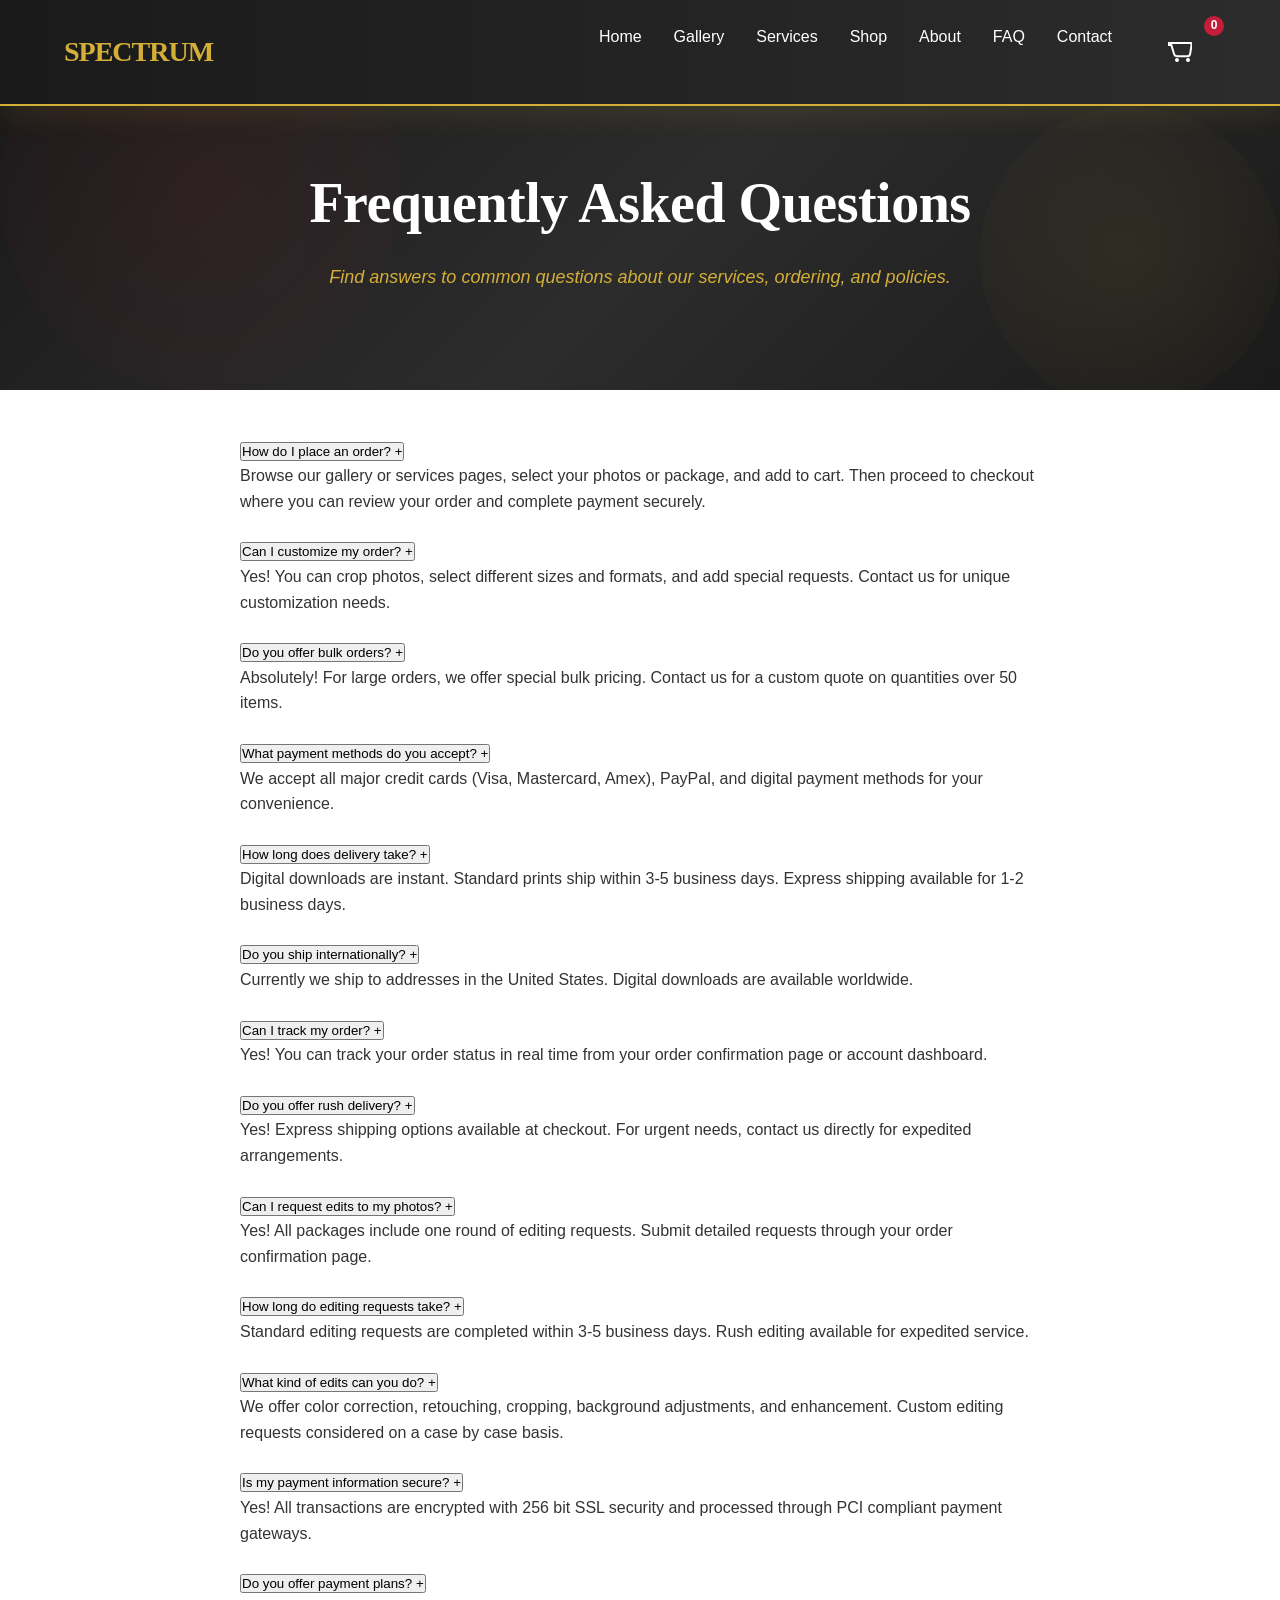
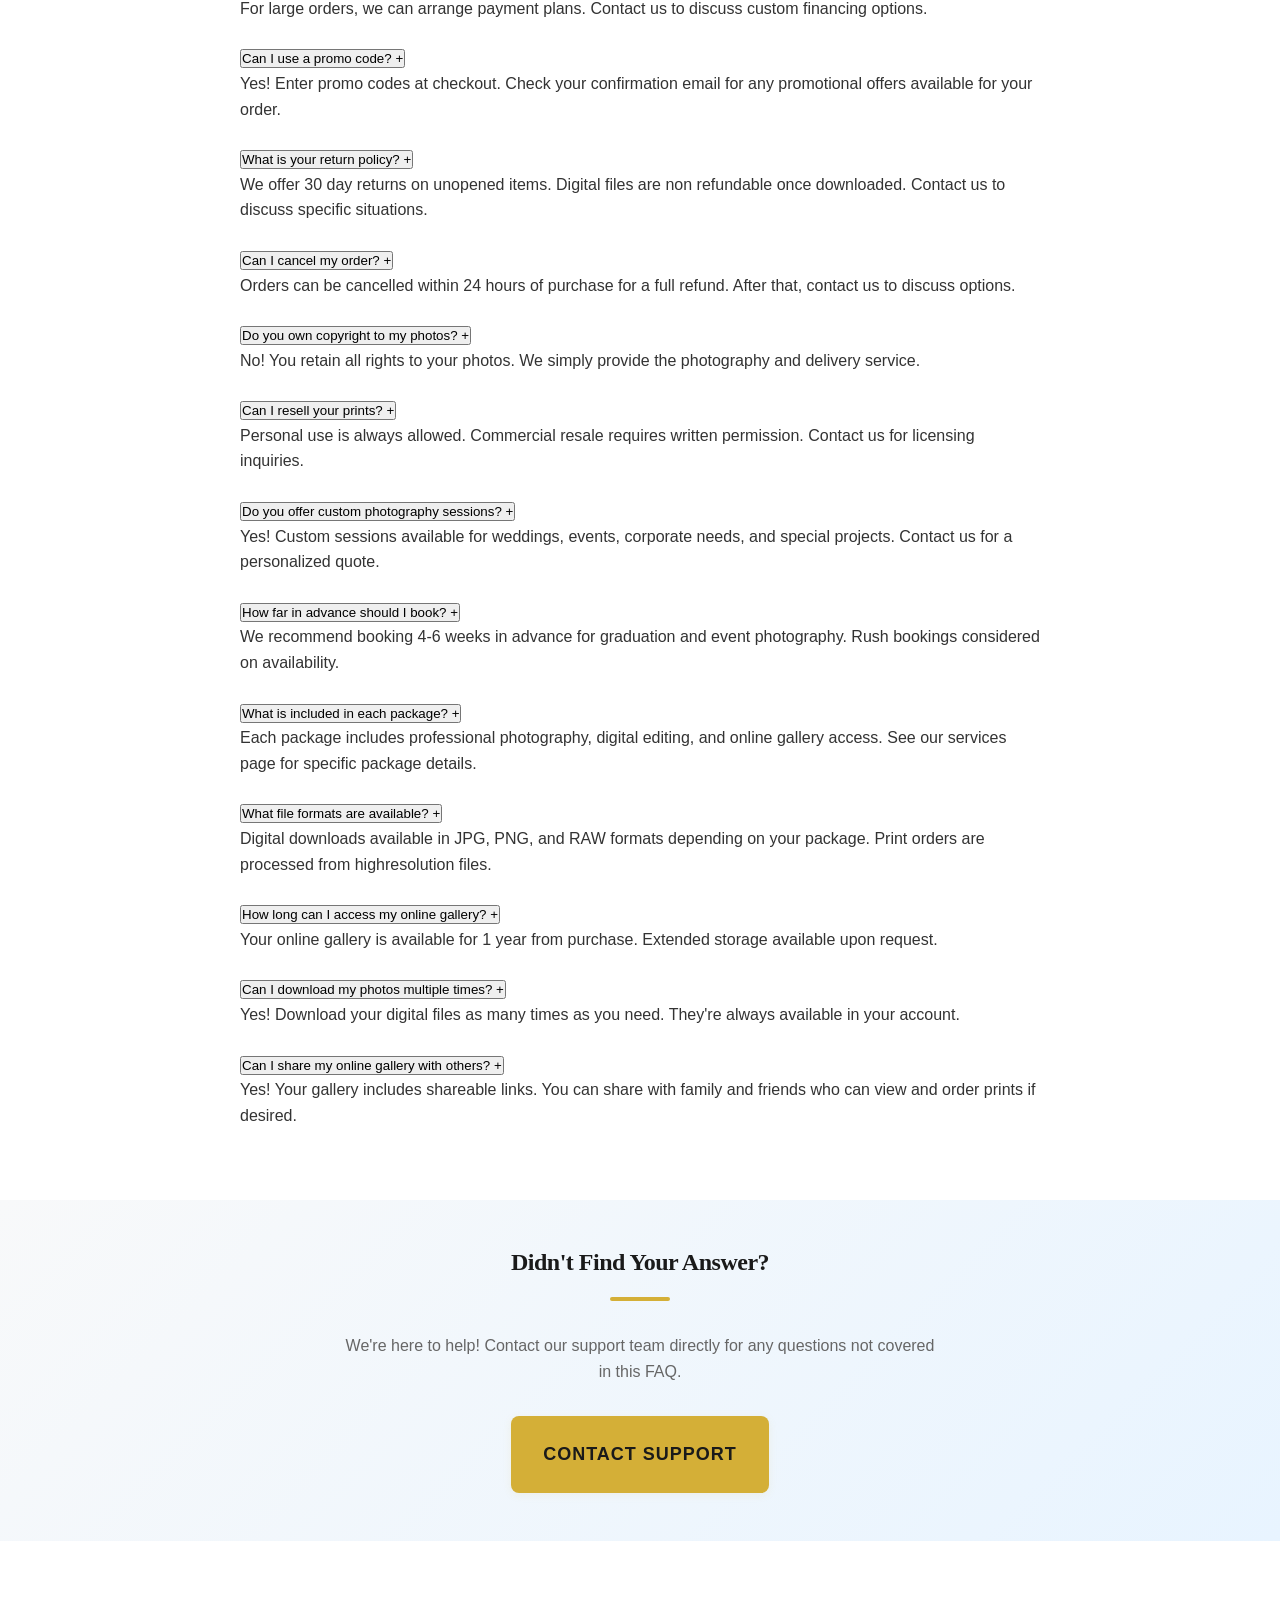
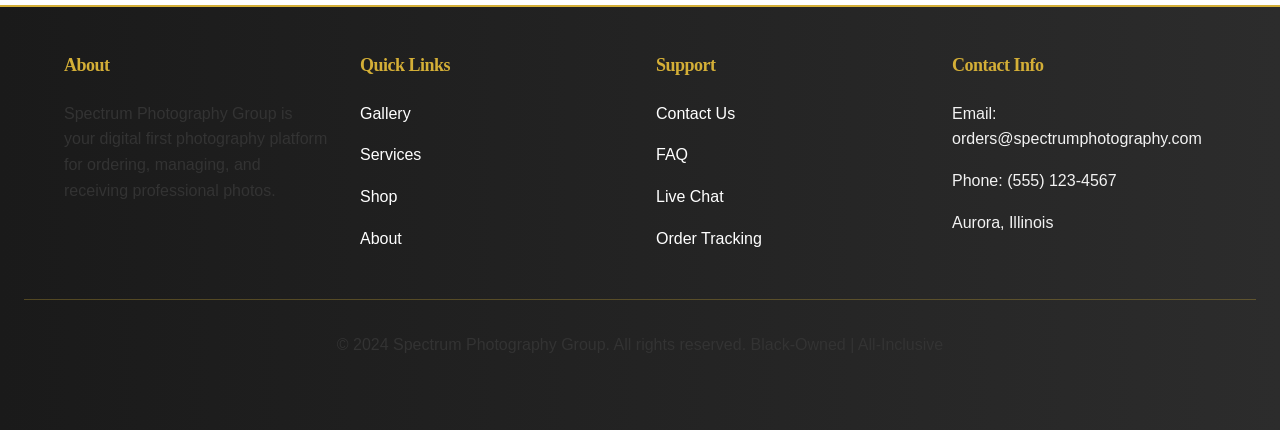
<file: faq.html>
<!DOCTYPE html>
<html lang="en">
<head>
    <meta charset="UTF-8">
    <meta name="viewport" content="width=device-width, initial-scale=1.0">
    <title>FAQ - Spectrum Photography Group</title>
    <link rel="stylesheet" href="styles.css">
    <link rel="stylesheet" href="https://cdnjs.cloudflare.com/ajax/libs/font-awesome/6.4.0/css/all.min.css">
</head>
<body>
    <!-- Navigation -->
    <nav>
    <div class="container">
        <div class="nav-brand">SPECTRUM</div>
        <!-- Mobile menu toggle -->
        <button class="mobile-menu-toggle" aria-label="Toggle menu">
            <span></span>
            <span></span>
            <span></span>
        </button>
        <ul class="nav-menu">
            <li><a href="index.html">Home</a></li>
            <li><a href="gallery.html">Gallery</a></li>
            <li><a href="services.html">Services</a></li>
            <li><a href="shop.html">Shop</a></li>
            <li><a href="about.html">About</a></li>
            <li><a href="faq.html">FAQ</a></li>
            <li><a href="contact.html">Contact</a></li>
            <li>
                <a href="cart.html" class="nav-cart">
                    <svg class="nav-cart-icon" viewBox="0 0 24 24" fill="none" stroke="currentColor" stroke-width="2">
                        <path d="M23 3H1v2h2.31l2.76 9c.41 1.41 1.76 2.35 3.31 2.35h9.6c1.61 0 3-1.16 3.22-2.75l1.38-9z"></path>
                        <circle cx="9" cy="20" r="1"></circle>
                        <circle cx="20" cy="20" r="1"></circle>
                    </svg>
                    <span class="nav-cart-badge" id="cartBadge">0</span>
                </a>
            </li>
        </ul>
        <div class="mobile-menu-overlay"></div>
    </div>
</nav>
	
    <!-- Hero Section -->
    <section class="hero" id="faq-hero">
        <div class="container">
            <h1>Frequently Asked Questions</h1>
            <p class="tagline">Find answers to common questions about our services, ordering, and policies.</p>
        </div>
    
    </section>

    <!-- FAQ Items -->
    <section>
        <div class="container">
            <div style="max-width: 800px; margin: 0 auto;">
                <div class="faq-accordion" id="faqContainer">
                    <!-- FAQ items will be inserted here -->
                </div>
            </div>
        </div>
    </section>

    <!-- Contact CTA -->
    <section class="highlight-section">
        <div class="container">
            <div style="text-align: center;">
                <h2>Didn't Find Your Answer?</h2>
                <p style="max-width: 600px; margin: 0 auto var(--spacing-lg); color: #666;">
                    We're here to help! Contact our support team directly for any questions not covered in this FAQ.
                </p>
                <a href="contact.html" class="btn btn-primary btn-large">Contact Support</a>
            </div>
        </div>
    </section>

    <!-- Footer -->
    <footer>
        <div class="container">
            <div class="footer-section">
                <h3>About</h3>
                <p>Spectrum Photography Group is your digital first photography platform for ordering, managing, and receiving professional photos.</p>
            </div>
            <div class="footer-section">
                <h3>Quick Links</h3>
                <ul>
                    <li><a href="gallery.html">Gallery</a></li>
                    <li><a href="services.html">Services</a></li>
                    <li><a href="shop.html">Shop</a></li>
                    <li><a href="about.html">About</a></li>
                </ul>
            </div>
            <div class="footer-section">
                <h3>Support</h3>
                <ul>
                    <li><a href="contact.html">Contact Us</a></li>
                    <li><a href="faq.html">FAQ</a></li>
                    <li><a href="#">Live Chat</a></li>
                    <li><a href="#">Order Tracking</a></li>
                </ul>
            </div>
            <div class="footer-section">
                <h3>Contact Info</h3>
                <ul>
                    <li>Email: orders@spectrumphotography.com</li>
                    <li>Phone: (555) 123-4567</li>
                    <li>Aurora, Illinois</li>
                </ul>
            </div>
        </div>
        <div class="footer-bottom">
            <p>&copy; 2024 Spectrum Photography Group. All rights reserved. Black-Owned | All-Inclusive</p>
        </div>
    </footer>

    <script>
  // Mobile menu functionality
  document.addEventListener('DOMContentLoaded', function() {
    const mobileMenuToggle = document.querySelector('.mobile-menu-toggle');
    const navMenu = document.querySelector('.nav-menu');
    const mobileOverlay = document.querySelector('.mobile-menu-overlay');
    const body = document.body;

    if (mobileMenuToggle && navMenu && mobileOverlay) {
      mobileMenuToggle.addEventListener('click', function(e) {
        e.stopPropagation();
        this.classList.toggle('active');
        navMenu.classList.toggle('active');
        mobileOverlay.classList.toggle('active');
        body.style.overflow = navMenu.classList.contains('active') ? 'hidden' : '';
      });

      // Close menu when clicking on a link
      const navLinks = document.querySelectorAll('.nav-menu a');
      navLinks.forEach(link => {
        link.addEventListener('click', () => {
          mobileMenuToggle.classList.remove('active');
          navMenu.classList.remove('active');
          mobileOverlay.classList.remove('active');
          body.style.overflow = '';
        });
      });

      // Close menu when clicking on overlay
      mobileOverlay.addEventListener('click', () => {
        mobileMenuToggle.classList.remove('active');
        navMenu.classList.remove('active');
        mobileOverlay.classList.remove('active');
        body.style.overflow = '';
      });

      // Close menu with escape key
      document.addEventListener('keydown', (e) => {
        if (e.key === 'Escape' && navMenu.classList.contains('active')) {
          mobileMenuToggle.classList.remove('active');
          navMenu.classList.remove('active');
          mobileOverlay.classList.remove('active');
          body.style.overflow = '';
        }
      });
    }
  });
        // Update cart badge on all pages
        function updateCartBadge() {
            const cart = JSON.parse(localStorage.getItem('cart')) || [];
            const totalItems = cart.reduce((sum, item) => sum + item.quantity, 0);
            const badge = document.getElementById('cartBadge');
            if (badge) {
                badge.textContent = totalItems;
            }
        }

        // FAQ functionality
        const faqData = [
            // Ordering
            {
                category: 'ordering',
                question: 'How do I place an order?',
                answer: 'Browse our gallery or services pages, select your photos or package, and add to cart. Then proceed to checkout where you can review your order and complete payment securely.'
            },
            {
                category: 'ordering',
                question: 'Can I customize my order?',
                answer: 'Yes! You can crop photos, select different sizes and formats, and add special requests. Contact us for unique customization needs.'
            },
            {
                category: 'ordering',
                question: 'Do you offer bulk orders?',
                answer: 'Absolutely! For large orders, we offer special bulk pricing. Contact us for a custom quote on quantities over 50 items.'
            },
            {
                category: 'ordering',
                question: 'What payment methods do you accept?',
                answer: 'We accept all major credit cards (Visa, Mastercard, Amex), PayPal, and digital payment methods for your convenience.'
            },
            // Delivery
            {
                category: 'delivery',
                question: 'How long does delivery take?',
                answer: 'Digital downloads are instant. Standard prints ship within 3-5 business days. Express shipping available for 1-2 business days.'
            },
            {
                category: 'delivery',
                question: 'Do you ship internationally?',
                answer: 'Currently we ship to addresses in the United States. Digital downloads are available worldwide.'
            },
            {
                category: 'delivery',
                question: 'Can I track my order?',
                answer: 'Yes! You can track your order status in real time from your order confirmation page or account dashboard.'
            },
            {
                category: 'delivery',
                question: 'Do you offer rush delivery?',
                answer: 'Yes! Express shipping options available at checkout. For urgent needs, contact us directly for expedited arrangements.'
            },
            // Editing
            {
                category: 'editing',
                question: 'Can I request edits to my photos?',
                answer: 'Yes! All packages include one round of editing requests. Submit detailed requests through your order confirmation page.'
            },
            {
                category: 'editing',
                question: 'How long do editing requests take?',
                answer: 'Standard editing requests are completed within 3-5 business days. Rush editing available for expedited service.'
            },
            {
                category: 'editing',
                question: 'What kind of edits can you do?',
                answer: 'We offer color correction, retouching, cropping, background adjustments, and enhancement. Custom editing requests considered on a case by case basis.'
            },
            // Payments
            {
                category: 'payments',
                question: 'Is my payment information secure?',
                answer: 'Yes! All transactions are encrypted with 256 bit SSL security and processed through PCI compliant payment gateways.'
            },
            {
                category: 'payments',
                question: 'Do you offer payment plans?',
                answer: 'For large orders, we can arrange payment plans. Contact us to discuss custom financing options.'
            },
            {
                category: 'payments',
                question: 'Can I use a promo code?',
                answer: 'Yes! Enter promo codes at checkout. Check your confirmation email for any promotional offers available for your order.'
            },
            // Policies
            {
                category: 'policies',
                question: 'What is your return policy?',
                answer: 'We offer 30 day returns on unopened items. Digital files are non refundable once downloaded. Contact us to discuss specific situations.'
            },
            {
                category: 'policies',
                question: 'Can I cancel my order?',
                answer: 'Orders can be cancelled within 24 hours of purchase for a full refund. After that, contact us to discuss options.'
            },
            {
                category: 'policies',
                question: 'Do you own copyright to my photos?',
                answer: 'No! You retain all rights to your photos. We simply provide the photography and delivery service.'
            },
            {
                category: 'policies',
                question: 'Can I resell your prints?',
                answer: 'Personal use is always allowed. Commercial resale requires written permission. Contact us for licensing inquiries.'
            },
            // Services
            {
                category: 'services',
                question: 'Do you offer custom photography sessions?',
                answer: 'Yes! Custom sessions available for weddings, events, corporate needs, and special projects. Contact us for a personalized quote.'
            },
            {
                category: 'services',
                question: 'How far in advance should I book?',
                answer: 'We recommend booking 4-6 weeks in advance for graduation and event photography. Rush bookings considered on availability.'
            },
            {
                category: 'services',
                question: 'What is included in each package?',
                answer: 'Each package includes professional photography, digital editing, and online gallery access. See our services page for specific package details.'
            },
            // Technical
            {
                category: 'technical',
                question: 'What file formats are available?',
                answer: 'Digital downloads available in JPG, PNG, and RAW formats depending on your package. Print orders are processed from highresolution files.'
            },
            {
                category: 'technical',
                question: 'How long can I access my online gallery?',
                answer: 'Your online gallery is available for 1 year from purchase. Extended storage available upon request.'
            },
            {
                category: 'technical',
                question: 'Can I download my photos multiple times?',
                answer: 'Yes! Download your digital files as many times as you need. They\'re always available in your account.'
            },
            {
                category: 'technical',
                question: 'Can I share my online gallery with others?',
                answer: 'Yes! Your gallery includes shareable links. You can share with family and friends who can view and order prints if desired.'
            }
        ];

        let currentFilter = 'all';

        function renderFAQ() {
            const container = document.getElementById('faqContainer');
            container.innerHTML = '';

            const filtered = currentFilter === 'all' 
                ? faqData 
                : faqData.filter(item => item.category === currentFilter);

            filtered.forEach((item, index) => {
                const accordion = document.createElement('div');
                accordion.className = 'accordion-item';
                accordion.innerHTML = `
                    <button class="accordion-btn" onclick="toggleAccordion(this)">
                        <span class="accordion-title">${item.question}</span>
                        <span class="accordion-icon">+</span>
                    </button>
                    <div class="accordion-content">
                        <p>${item.answer}</p>
                    </div>
                `;
                container.appendChild(accordion);
            });
        }

        function toggleAccordion(button) {
            button.classList.toggle('active');
            const content = button.nextElementSibling;
            content.style.display = content.style.display === 'block' ? 'none' : 'block';
        }

        function filterFAQ(category) {
            currentFilter = category;
            
            // Update button states
            document.querySelectorAll('.faq-category-btn').forEach(btn => {
                btn.classList.remove('active');
            });
            event.target.classList.add('active');
            
            renderFAQ();
        }

        function searchFAQs() {
            const searchTerm = document.getElementById('faqSearch').value.toLowerCase();
            const container = document.getElementById('faqContainer');
            container.innerHTML = '';

            const filtered = faqData.filter(item => 
                item.question.toLowerCase().includes(searchTerm) || 
                item.answer.toLowerCase().includes(searchTerm)
            );

            if (filtered.length === 0) {
                container.innerHTML = '<p style="text-align: center; color: #999; padding: var(--spacing-lg);">No results found. Try different search terms or <a href="contact.html">contact us</a>.</p>';
                return;
            }

            filtered.forEach((item) => {
                const accordion = document.createElement('div');
                accordion.className = 'accordion-item';
                accordion.innerHTML = `
                    <button class="accordion-btn" onclick="toggleAccordion(this)">
                        <span class="accordion-title">${item.question}</span>
                        <span class="accordion-icon">+</span>
                    </button>
                    <div class="accordion-content">
                        <p>${item.answer}</p>
                    </div>
                `;
                container.appendChild(accordion);
            });
        }

        // Initialize on page load
        window.addEventListener('load', () => {
            renderFAQ();
            updateCartBadge();
        });
    </script>
</body>
</html>
</file>
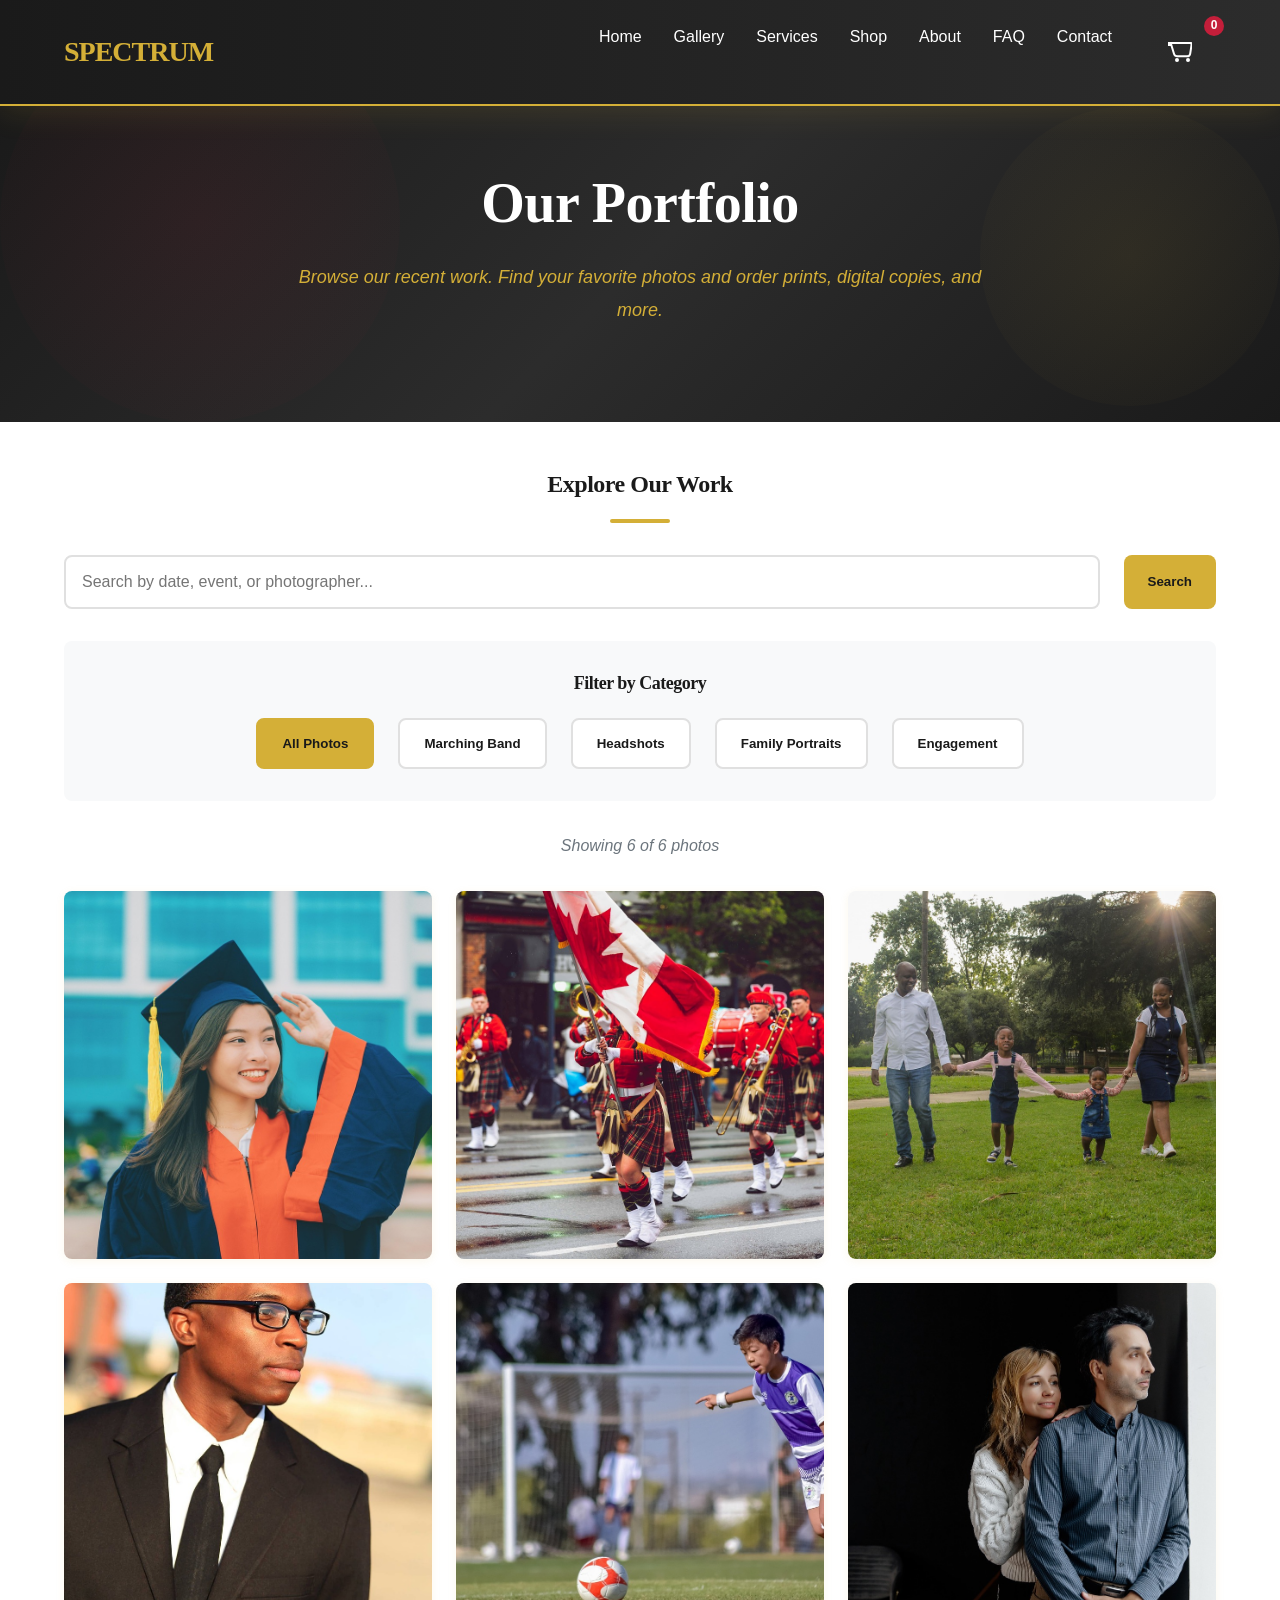
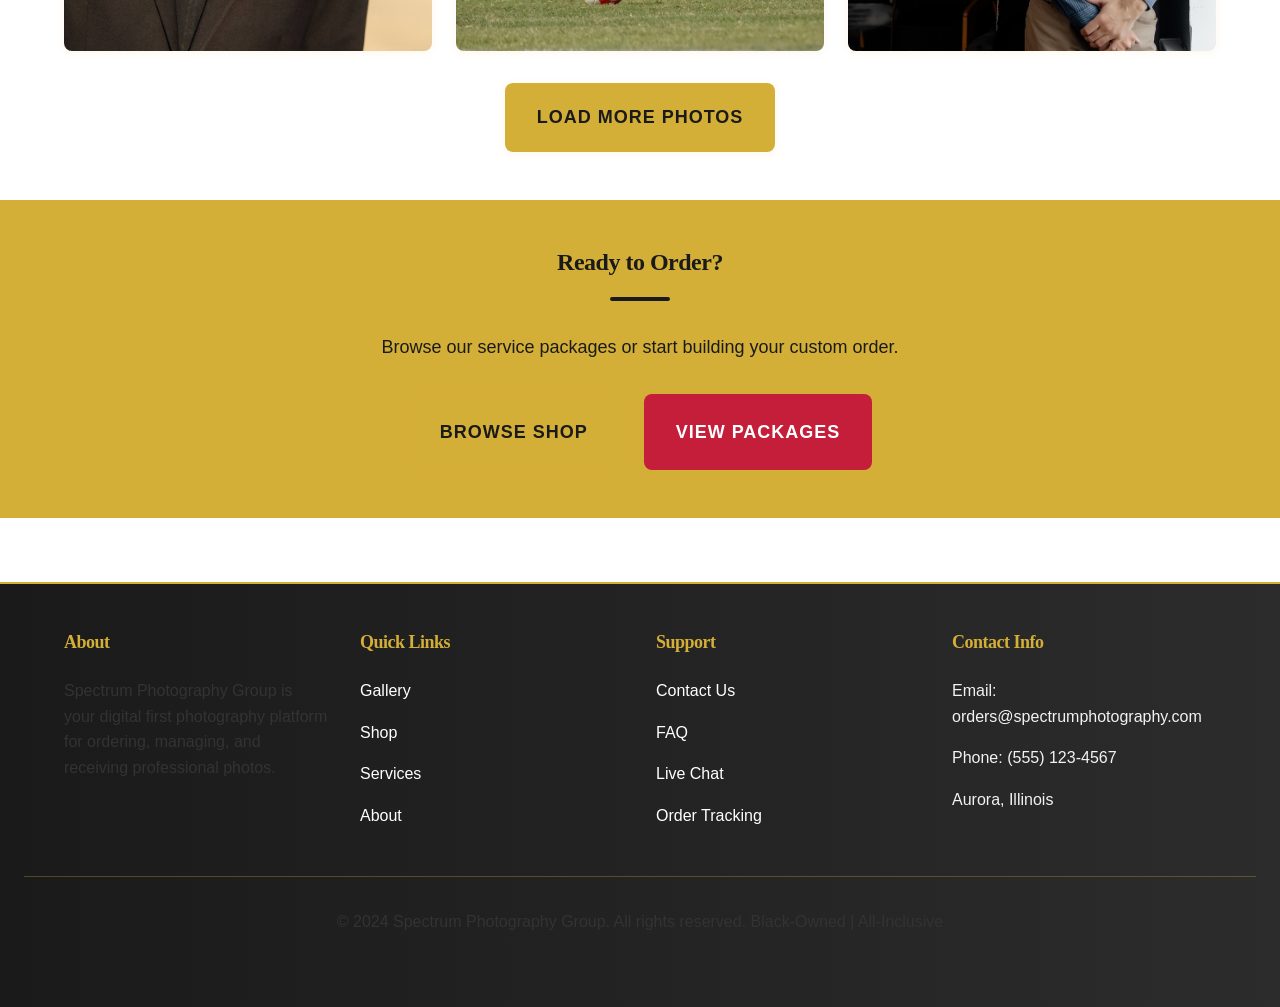
<file: gallery.html>
<!DOCTYPE html>
<html lang="en">
<head>
    <meta charset="UTF-8">
    <meta name="viewport" content="width=device-width, initial-scale=1.0">
    <title>Gallery - Spectrum Photography Group</title>
    <link rel="stylesheet" href="styles.css">
    <link rel="stylesheet" href="https://cdnjs.cloudflare.com/ajax/libs/font-awesome/6.4.0/css/all.min.css">
</head>
<body>
    <!-- Navigation -->
    <nav>
        <div class="container">
            <div class="nav-brand">SPECTRUM</div>

            <button class="mobile-menu-toggle" aria-label="Toggle menu">
                <span></span>
                <span></span>
                <span></span>
            </button>

            <ul class="nav-menu">
                <li><a href="index.html">Home</a></li>
                <li><a href="gallery.html">Gallery</a></li>
                <li><a href="services.html">Services</a></li>
                <li><a href="shop.html">Shop</a></li>
                <li><a href="about.html">About</a></li>
                <li><a href="faq.html">FAQ</a></li>
                <li><a href="contact.html">Contact</a></li>
                <li>
                    <a href="cart.html" class="nav-cart">
                        <svg class="nav-cart-icon" viewBox="0 0 24 24" fill="none" stroke="currentColor" stroke-width="2">
                            <path d="M23 3H1v2h2.31l2.76 9c.41 1.41 1.76 2.35 3.31 2.35h9.6c1.61 0 3-1.16 3.22-2.75l1.38-9z"></path>
                            <circle cx="9" cy="20" r="1"></circle>
                            <circle cx="20" cy="20" r="1"></circle>
                        </svg>
                        <span class="nav-cart-badge" id="cartBadge">0</span>
                    </a>
                </li>
            </ul>

            <div class="mobile-menu-overlay"></div>
        </div>
    </nav>

    <!-- Hero Section -->
    <section class="hero" id="gallery-hero">
        <div class="container">
            <h1>Our Portfolio</h1>
            <p class="tagline">Browse our recent work. Find your favorite photos and order prints, digital copies, and more.</p>
        </div>
    </section>

    <!-- Gallery Section -->
    <section>
        <div class="container">
            <h2>Explore Our Work</h2>

            <div class="search-bar">
                <input type="text" id="searchInput" placeholder="Search by date, event, or photographer...">
                <button onclick="searchGallery()">Search</button>
            </div>

            <div class="filter-section">
                <h3 style="margin-bottom: var(--spacing-md); color: var(--primary-dark);">Filter by Category</h3>
                <div class="filter-buttons">
                    <button class="filter-btn active" onclick="filterGallery('all')">All Photos</button>
                    <button class="filter-btn" onclick="filterGallery('Marching Band')">Marching Band</button>
                    <button class="filter-btn" onclick="filterGallery('Headshots')">Headshots</button>
                    <button class="filter-btn" onclick="filterGallery('Family')">Family Portraits</button>
                    <button class="filter-btn" onclick="filterGallery('Engagement')">Engagement</button>
                </div>
            </div>

            <div class="gallery-stats" id="galleryStats">Showing 6 photos</div>

            <div class="gallery-container" id="galleryContainer"></div>

            <div style="text-align: center; margin-top: var(--spacing-lg);">
                <button class="btn btn-primary btn-large" onclick="loadMorePhotos()">Load More Photos</button>
            </div>
        </div>
    </section>

    <!-- Lightbox -->
    <div class="lightbox" id="lightbox">
        <div class="lightbox-content">
            <span class="lightbox-close" onclick="closeLightbox()">&times;</span>

            <div class="lightbox-buttons">
                <button class="btn btn-primary" onclick="addToCart()">Add to Cart</button>
                <button class="btn btn-secondary" onclick="orderSimilar()">Order Similar Photos</button>
            </div>

            <div class="lightbox-info">
                <p id="lightboxCaption">Photo details and information</p>
            </div>
        </div>
    </div>

    <!-- CTA Section -->
    <section class="cta-section">
        <div class="container">
            <h2>Ready to Order?</h2>
            <p style="font-size: var(--font-size-lg); margin-bottom: var(--spacing-lg);">Browse our service packages or start building your custom order.</p>
            <div style="display: flex; gap: var(--spacing-md); justify-content: center; flex-wrap: wrap;">
                <a href="shop.html" class="btn btn-primary btn-large">Browse Shop</a>
                <a href="services.html" class="btn btn-secondary btn-large">View Packages</a>
            </div>
        </div>
    </section>

    <!-- Footer -->
    <footer>
        <div class="container">
            <div class="footer-section">
                <h3>About</h3>
                <p>Spectrum Photography Group is your digital first photography platform for ordering, managing, and receiving professional photos.</p>
            </div>
            <div class="footer-section">
                <h3>Quick Links</h3>
                <ul>
                    <li><a href="gallery.html">Gallery</a></li>
                    <li><a href="shop.html">Shop</a></li>
                    <li><a href="services.html">Services</a></li>
                    <li><a href="about.html">About</a></li>
                </ul>
            </div>
            <div class="footer-section">
                <h3>Support</h3>
                <ul>
                    <li><a href="contact.html">Contact Us</a></li>
                    <li><a href="faq.html">FAQ</a></li>
                    <li><a href="#">Live Chat</a></li>
                    <li><a href="#">Order Tracking</a></li>
                </ul>
            </div>
            <div class="footer-section">
                <h3>Contact Info</h3>
                <ul>
                    <li>Email: orders@spectrumphotography.com</li>
                    <li>Phone: (555) 123-4567</li>
                    <li>Aurora, Illinois</li>
                </ul>
            </div>
        </div>

        <div class="footer-bottom">
            <p>&copy; 2024 Spectrum Photography Group. All rights reserved. Black-Owned | All-Inclusive</p>
        </div>
    </footer>

<script>
// ------------------------------
// Updated Gallery Image Paths
// ------------------------------
const galleryPhotos = [
    { id: 1, category: 'Graduation', title: 'Graduation session', caption: 'A lady standing in a cap and gown for graduation', image: 'images/graduation_2.jpg'},
    { id: 2, category: 'Marching Band', title: 'Marching Band Coverage', caption: 'Marching band in a parade', image: 'images/band_2.jpg'},
    { id: 3, category: 'Family', title: 'Family Session', caption: 'A family holding hands walking in the park', image: 'images/family_1.jpg'},
    { id: 4, category: 'Headshots', title: 'Corporate & Headshots', caption: 'A man standing in a suit getting his picture taken', image: 'images/corporate_2.jpg'},
    { id: 5, category: 'Sporting Events', title: 'Games and Matches', caption: 'A child kicking a soccer ball', image: 'images/sport_1.jpg'},
    { id: 6, category: 'Engagement', title: 'Engagement', caption: 'A couple proposing', image: 'images/family_2.jpg'}
];

let currentFilter = 'all';
let displayedPhotos = 6;

function initGallery() {
    renderGallery();
}

function filterGallery(category) {
    currentFilter = category;
    displayedPhotos = 6;

    document.querySelectorAll('.filter-btn').forEach(btn => btn.classList.remove('active'));
    event.target.classList.add('active');

    renderGallery();
}

function searchGallery() {
    renderGallery();
}

function renderGallery() {
    const container = document.getElementById('galleryContainer');
    container.innerHTML = '';

    const filtered = currentFilter === 'all'
        ? galleryPhotos.slice(0, displayedPhotos)
        : galleryPhotos.filter(p => p.category === currentFilter).slice(0, displayedPhotos);

    filtered.forEach(photo => {
        const card = document.createElement('div');
        card.className = 'gallery-card';
        card.onclick = () => openLightbox(photo);
        card.innerHTML = `
            <img src="${photo.image}" alt="${photo.title}">
            <div class="gallery-card-overlay">
                <div class="gallery-card-title">${photo.title}</div>
                <div class="gallery-card-category">${photo.category}</div>
                <button class="gallery-card-button" onclick="event.stopPropagation(); addToCart()">Add to Cart</button>
            </div>
        `;
        container.appendChild(card);
    });

    document.getElementById('galleryStats').textContent =
        `Showing ${filtered.length} of ${
            currentFilter === 'all'
                ? galleryPhotos.length
                : galleryPhotos.filter(p => p.category === currentFilter).length
        } photos`;
}

function openLightbox(photo) {
    document.getElementById('lightbox').classList.add('active');
    document.getElementById('lightboxCaption').innerHTML = `
        <strong>${photo.title}</strong><br>
        ${photo.caption}
    `;
}

function closeLightbox() {
    document.getElementById('lightbox').classList.remove('active');
}

function addToCart() {
    alert('Photo added to cart! Visit the Shop page to view your cart.');
}

function orderSimilar() {
    alert('Filter applied! Browse similar photos above.');
}

function loadMorePhotos() {
    displayedPhotos += 12;
    renderGallery();
}

window.addEventListener('load', () => {
    initGallery();
});
</script>

</body>
</html>
</file>
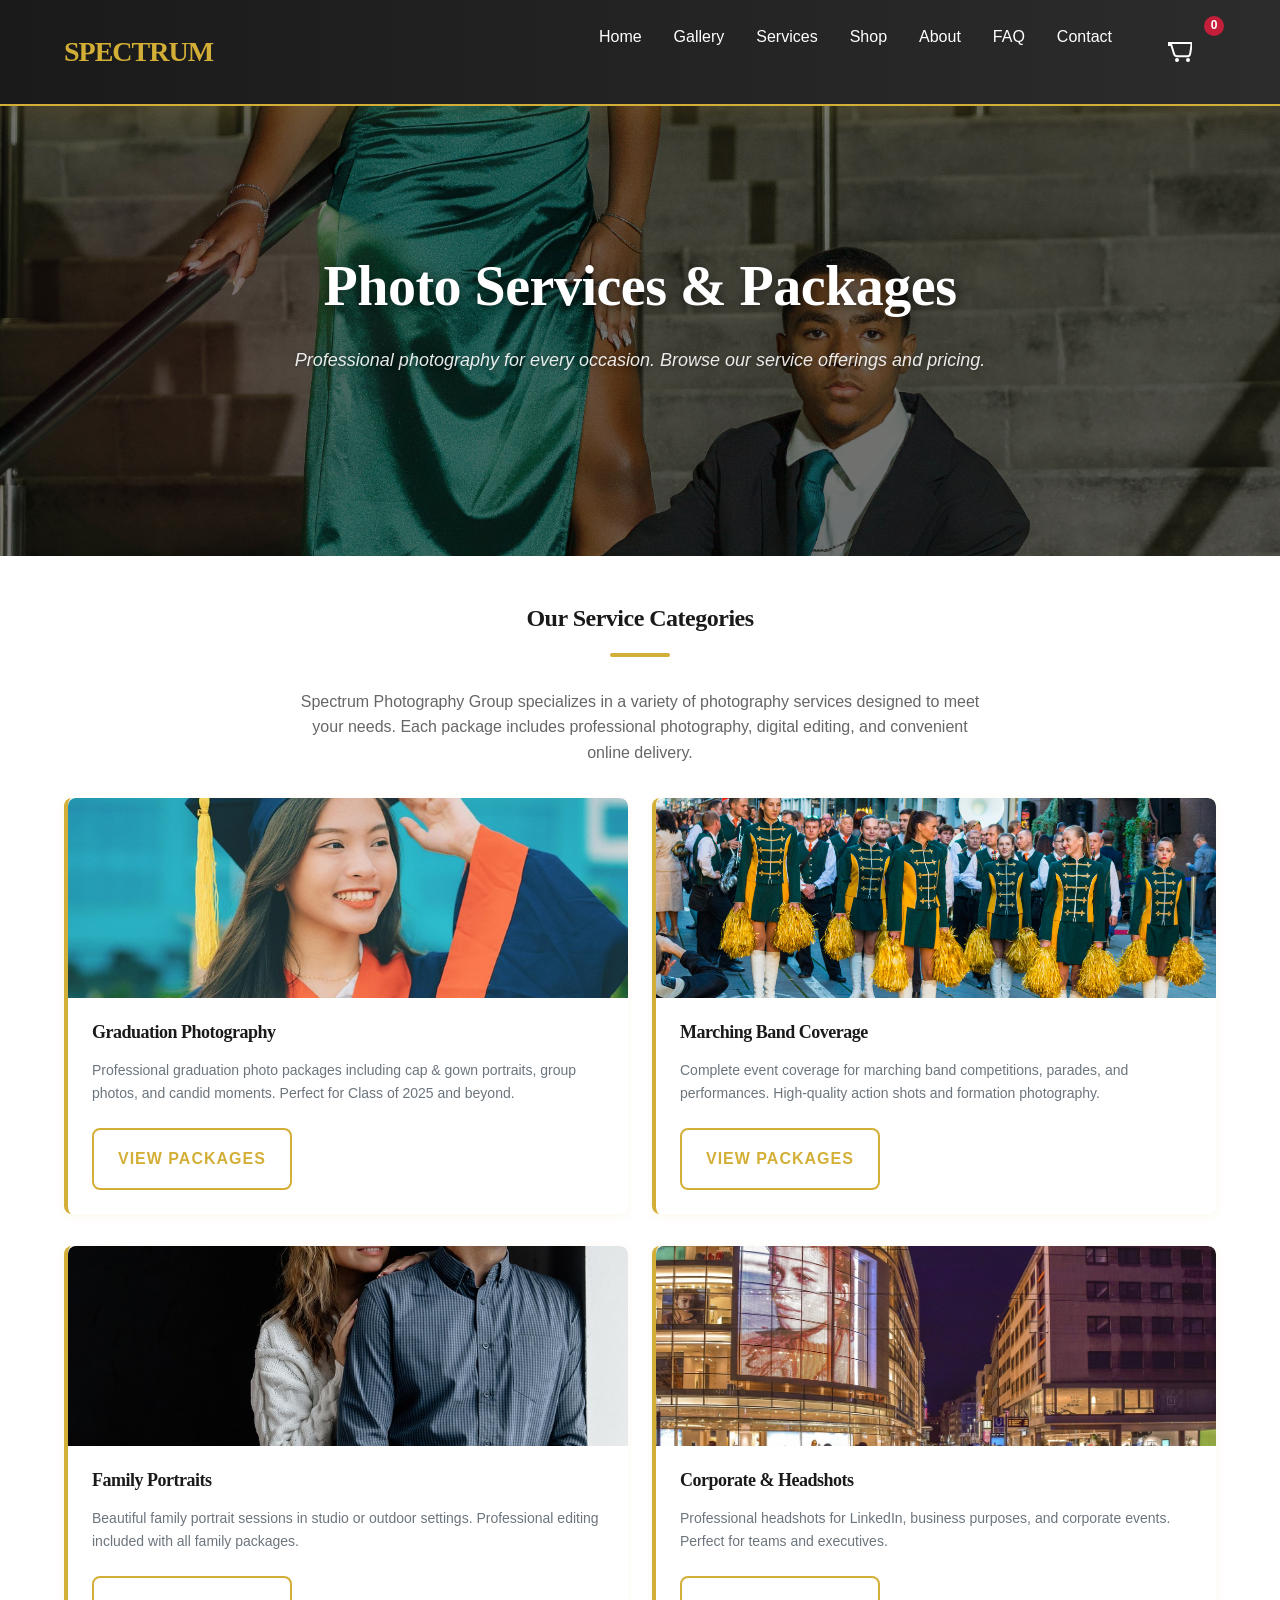
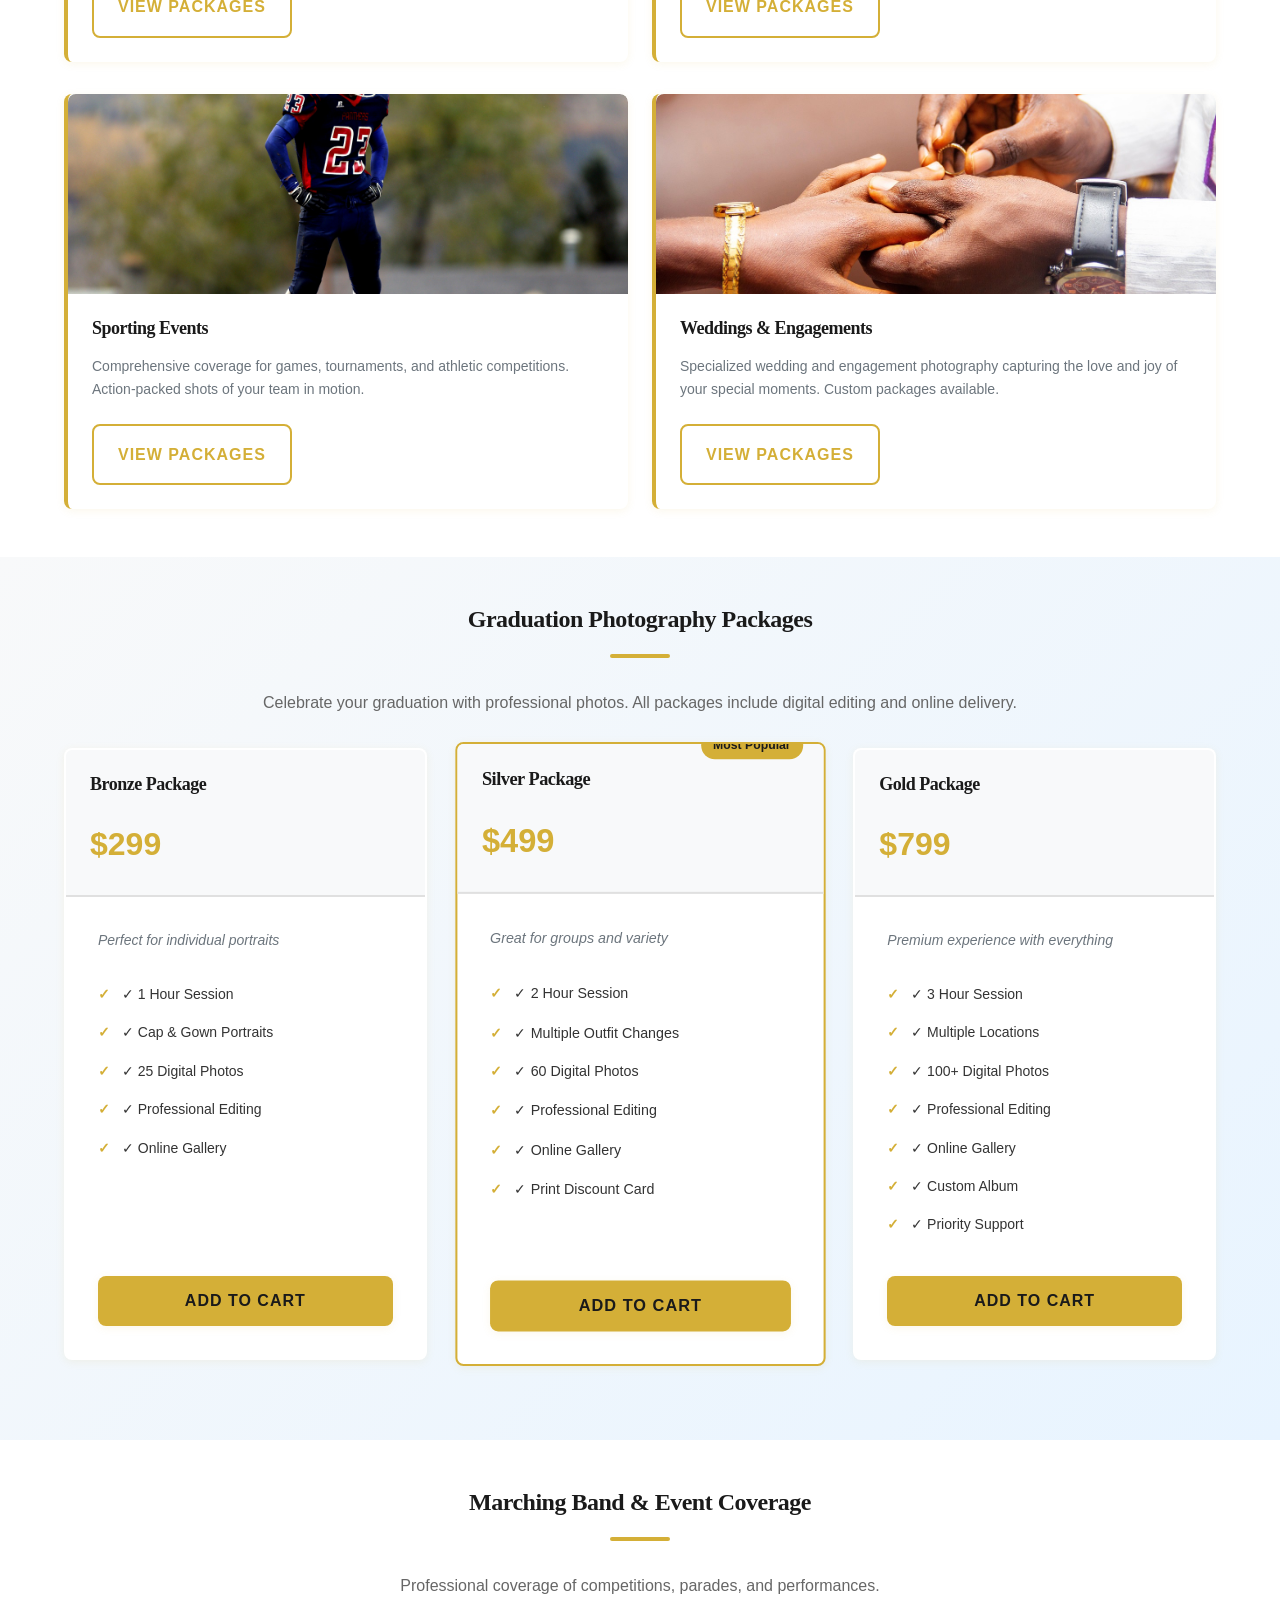
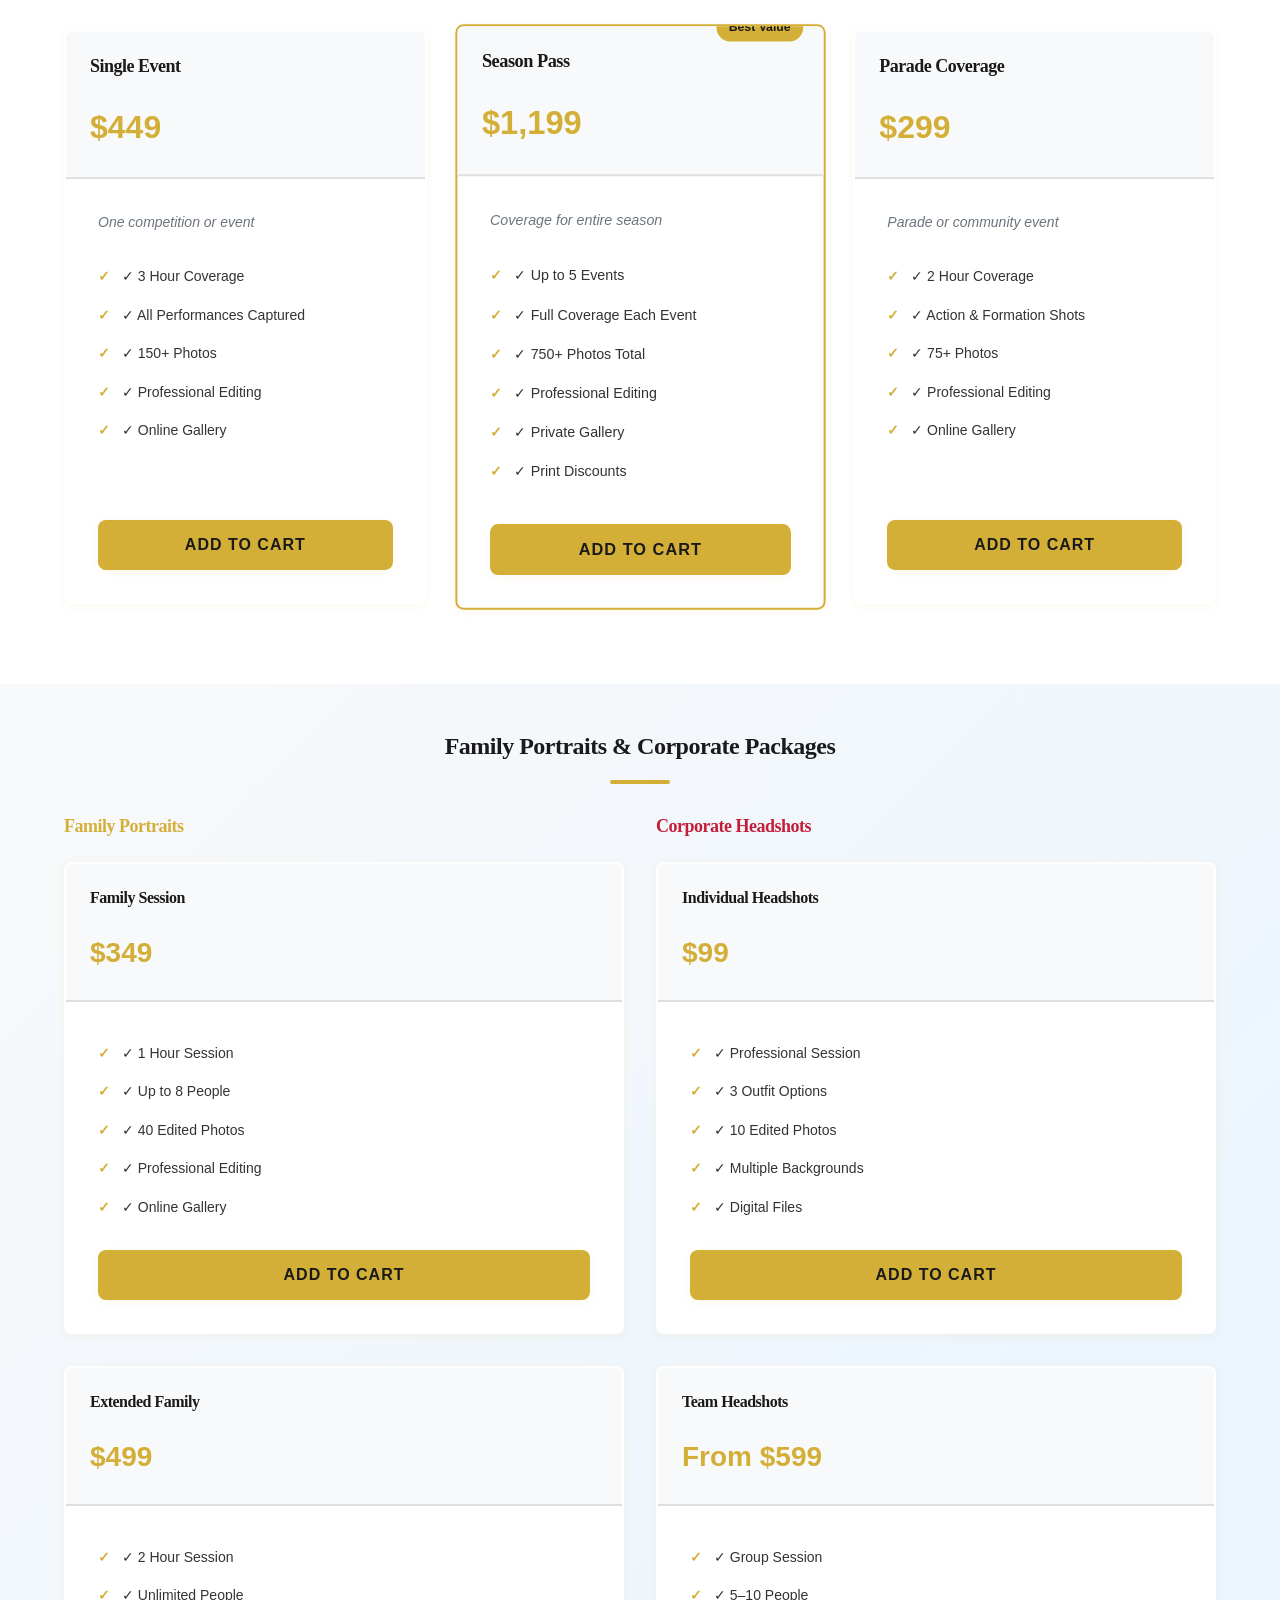
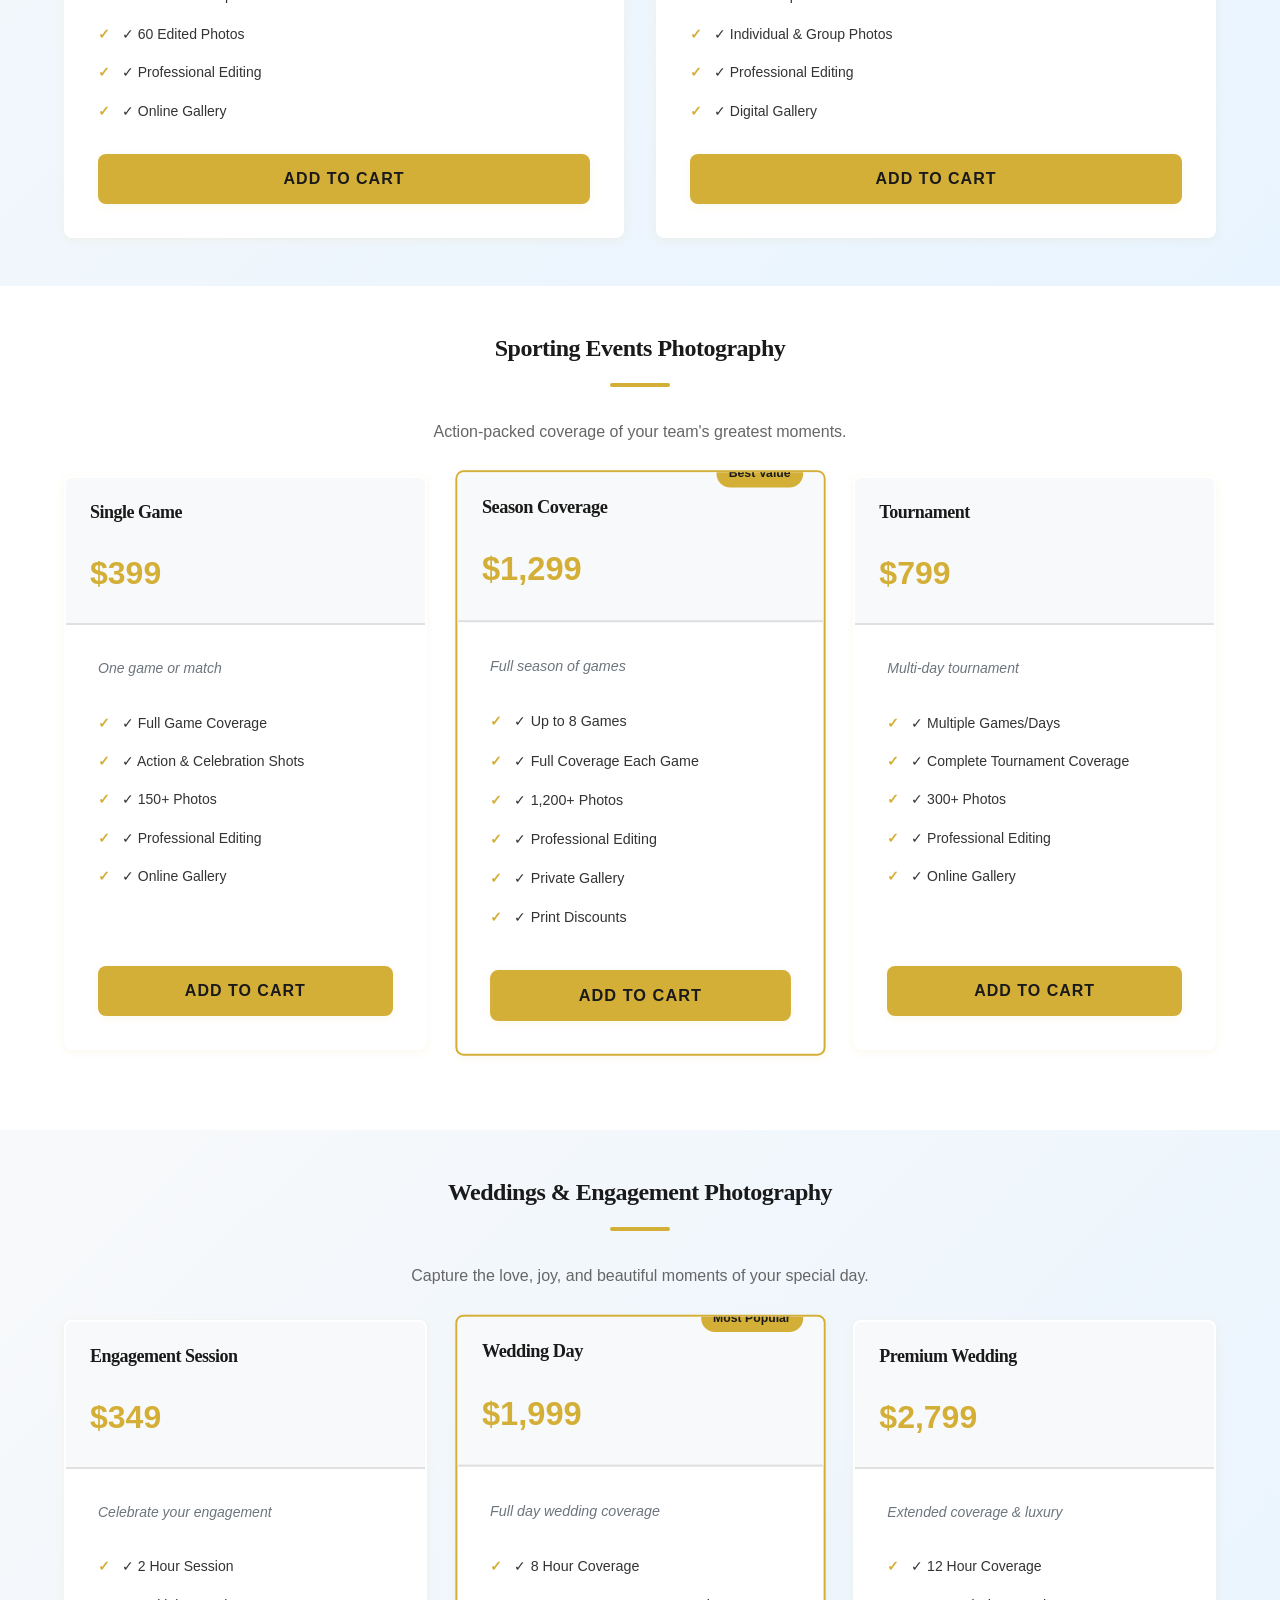
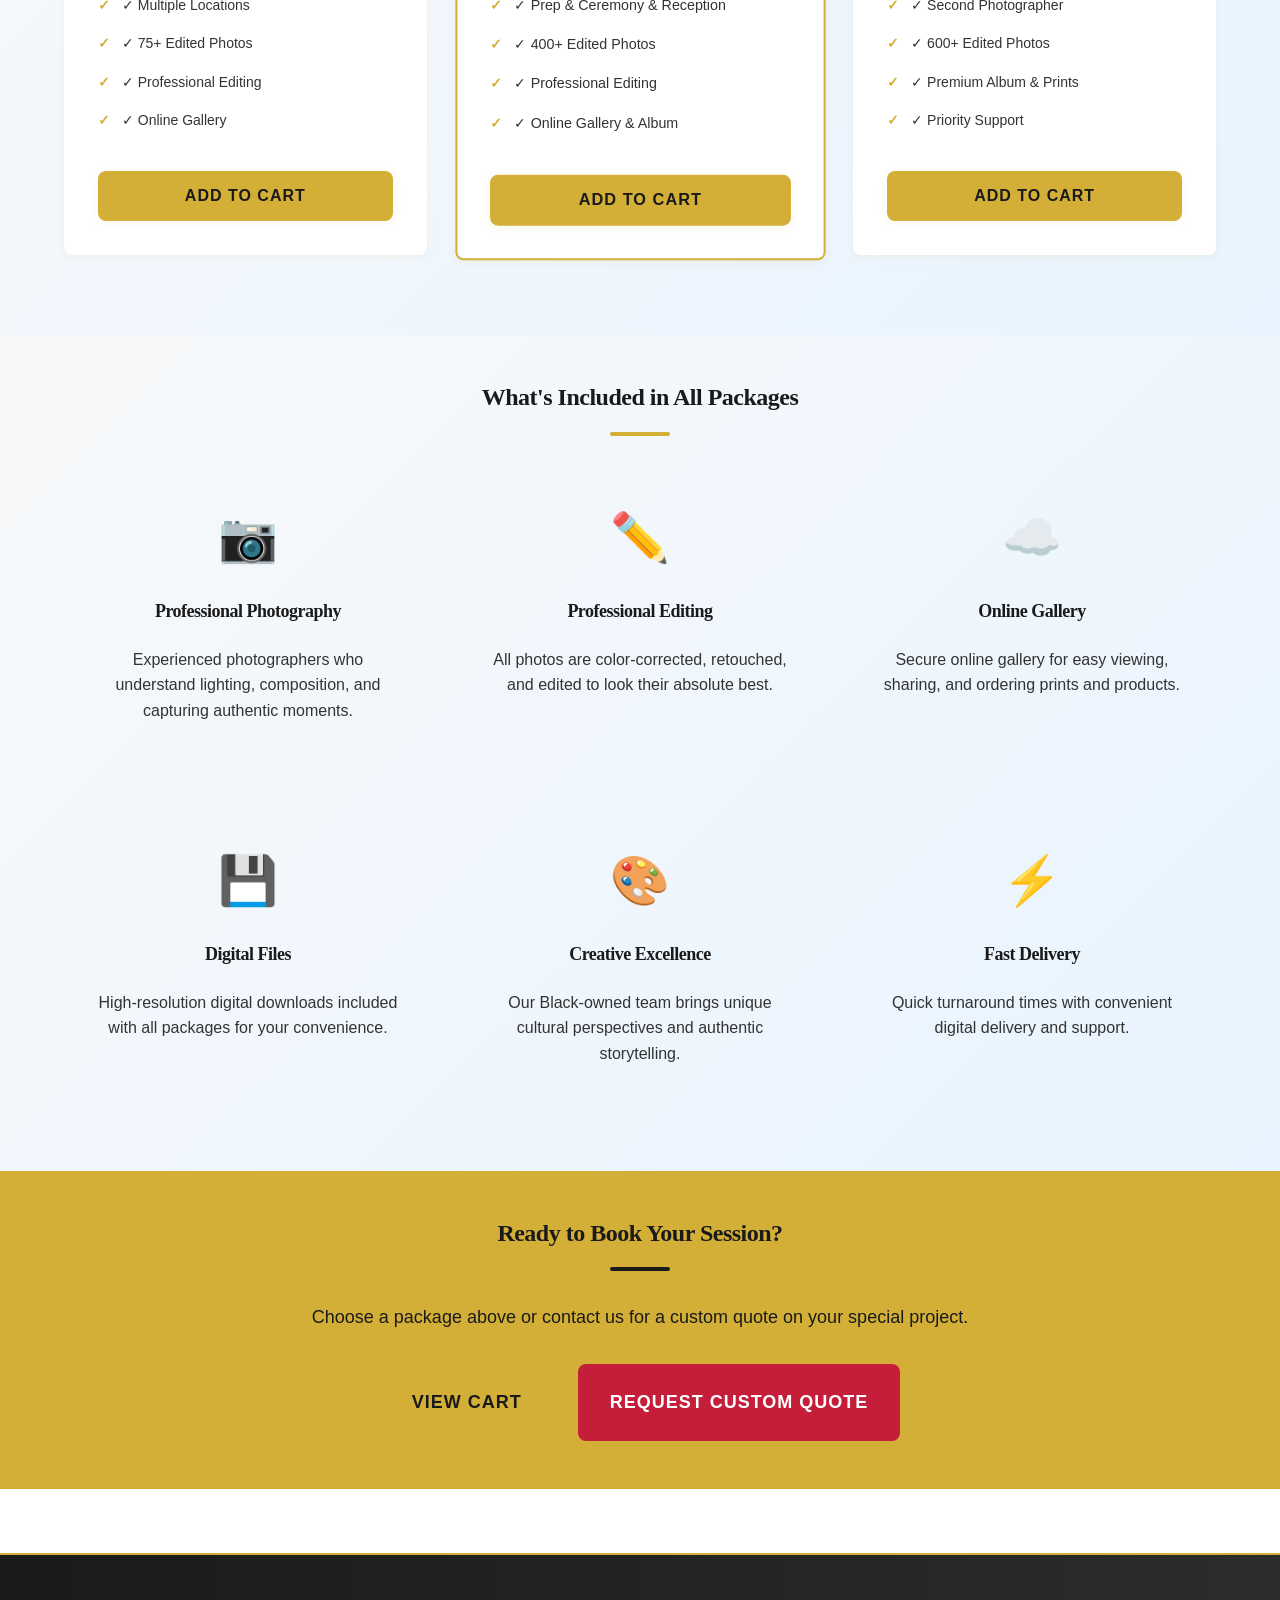
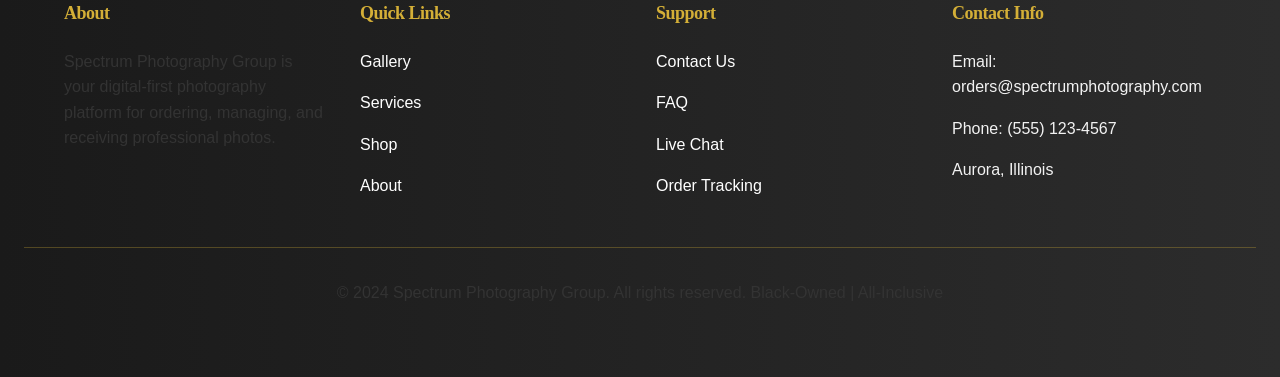
<file: services.html>
<!DOCTYPE html>
<html lang="en">
<head>
    <meta charset="UTF-8">
    <meta name="viewport" content="width=device-width, initial-scale=1.0">
    <title>Services & Packages - Spectrum Photography Group</title>
    <link rel="stylesheet" href="styles.css">
    <link rel="stylesheet" href="https://cdnjs.cloudflare.com/ajax/libs/font-awesome/6.4.0/css/all.min.css">
    <style>
        .hero {
            position: relative;
            min-height: 50vh;
            display: flex;
            align-items: center;
            justify-content: center;
            text-align: center;
            overflow: hidden;
        }

        .hero-bg {
            position: absolute;
            inset: 0;
            background: url('images/couple_2.jpg') center center / cover no-repeat;
            z-index: 0;
        }

        .hero-bg::after {
            content: '';
            position: absolute;
            inset: 0;
            background: rgba(0, 0, 0, 0.55);
        }

        .hero .container {
            position: relative;
            z-index: 1;
        }

        .hero h1 {
            color: #fff;
            text-shadow: 0 2px 12px rgba(0,0,0,0.5);
        }

        .hero .tagline {
            color: rgba(255,255,255,0.9);
            text-shadow: 0 1px 6px rgba(0,0,0,0.4);
        }

        .service-card-img {
            width: 100%;
            height: 200px;
            object-fit: cover;
            display: block;
            border-radius: var(--border-radius) var(--border-radius) 0 0;
        }
    </style>
</head>
<body>
    <!-- Navigation -->
    <nav>
        <div class="container">
            <div class="nav-brand">SPECTRUM</div>
            <button class="mobile-menu-toggle" aria-label="Toggle menu">
                <span></span>
                <span></span>
                <span></span>
            </button>
            <ul class="nav-menu">
                <li><a href="index.html">Home</a></li>
                <li><a href="gallery.html">Gallery</a></li>
                <li><a href="services.html">Services</a></li>
                <li><a href="shop.html">Shop</a></li>
                <li><a href="about.html">About</a></li>
                <li><a href="faq.html">FAQ</a></li>
                <li><a href="contact.html">Contact</a></li>
                <li>
                    <a href="cart.html" class="nav-cart">
                        <svg class="nav-cart-icon" viewBox="0 0 24 24" fill="none" stroke="currentColor" stroke-width="2">
                            <path d="M23 3H1v2h2.31l2.76 9c.41 1.41 1.76 2.35 3.31 2.35h9.6c1.61 0 3-1.16 3.22-2.75l1.38-9z"></path>
                            <circle cx="9" cy="20" r="1"></circle>
                            <circle cx="20" cy="20" r="1"></circle>
                        </svg>
                        <span class="nav-cart-badge" id="cartBadge">0</span>
                    </a>
                </li>
            </ul>
            <div class="mobile-menu-overlay"></div>
        </div>
    </nav>

    <!-- Hero -->
    <section class="hero" id="services-hero">
        <div class="hero-bg"></div>
        <div class="container">
            <h1>Photo Services & Packages</h1>
            <p class="tagline">Professional photography for every occasion. Browse our service offerings and pricing.</p>
        </div>
    </section>

    <!-- Services Overview -->
    <section>
        <div class="container">
            <h2>Our Service Categories</h2>
            <p style="text-align: center; max-width: 700px; margin: 0 auto var(--spacing-lg); color: #666;">
                Spectrum Photography Group specializes in a variety of photography services designed to meet your needs.
                Each package includes professional photography, digital editing, and convenient online delivery.
            </p>

            <div class="row" style="margin-top: var(--spacing-lg);">
                <div class="col-1-2">
                    <div class="card">
                        <img src="images/graduation_2.jpg" alt="Graduation photography" class="service-card-img">
                        <div class="card-body">
                            <h3 class="card-title">Graduation Photography</h3>
                            <p class="card-text">Professional graduation photo packages including cap & gown portraits, group photos, and candid moments. Perfect for Class of 2025 and beyond.</p>
                            <a href="#graduation" class="btn btn-outline">View Packages</a>
                        </div>
                    </div>
                </div>
                <div class="col-1-2">
                    <div class="card">
                        <img src="images/parade_1.jpg" alt="Marching band coverage" class="service-card-img">
                        <div class="card-body">
                            <h3 class="card-title">Marching Band Coverage</h3>
                            <p class="card-text">Complete event coverage for marching band competitions, parades, and performances. High-quality action shots and formation photography.</p>
                            <a href="#marching-band" class="btn btn-outline">View Packages</a>
                        </div>
                    </div>
                </div>
            </div>

            <div class="row" style="margin-top: var(--spacing-lg);">
                <div class="col-1-2">
                    <div class="card">
                        <img src="images/family_2.jpg" alt="Family portraits" class="service-card-img">
                        <div class="card-body">
                            <h3 class="card-title">Family Portraits</h3>
                            <p class="card-text">Beautiful family portrait sessions in studio or outdoor settings. Professional editing included with all family packages.</p>
                            <a href="#family" class="btn btn-outline">View Packages</a>
                        </div>
                    </div>
                </div>
                <div class="col-1-2">
                    <div class="card">
                        <img src="images/corporate_3.jpg" alt="Corporate and headshots" class="service-card-img">
                        <div class="card-body">
                            <h3 class="card-title">Corporate & Headshots</h3>
                            <p class="card-text">Professional headshots for LinkedIn, business purposes, and corporate events. Perfect for teams and executives.</p>
                            <a href="#corporate" class="btn btn-outline">View Packages</a>
                        </div>
                    </div>
                </div>
            </div>

            <div class="row" style="margin-top: var(--spacing-lg);">
                <div class="col-1-2">
                    <div class="card">
                        <img src="images/sport_2.jpg" alt="Sporting events photography" class="service-card-img">
                        <div class="card-body">
                            <h3 class="card-title">Sporting Events</h3>
                            <p class="card-text">Comprehensive coverage for games, tournaments, and athletic competitions. Action-packed shots of your team in motion.</p>
                            <a href="#sports" class="btn btn-outline">View Packages</a>
                        </div>
                    </div>
                </div>
                <div class="col-1-2">
                    <div class="card">
                        <img src="images/wedding_1.jpg" alt="Wedding and engagement photography" class="service-card-img">
                        <div class="card-body">
                            <h3 class="card-title">Weddings & Engagements</h3>
                            <p class="card-text">Specialized wedding and engagement photography capturing the love and joy of your special moments. Custom packages available.</p>
                            <a href="#weddings" class="btn btn-outline">View Packages</a>
                        </div>
                    </div>
                </div>
            </div>
        </div>
    </section>

    <!-- Graduation Packages -->
    <section id="graduation" class="highlight-section">
        <div class="container">
            <h2>Graduation Photography Packages</h2>
            <p style="text-align: center; color: #666; margin-bottom: var(--spacing-lg);">
                Celebrate your graduation with professional photos. All packages include digital editing and online delivery.
            </p>
            <div class="packages-grid">
                <div class="package-card">
                    <div class="package-header">
                        <h3>Bronze Package</h3>
                        <div class="package-price">$299</div>
                    </div>
                    <div class="package-body">
                        <p class="package-desc">Perfect for individual portraits</p>
                        <ul class="package-features">
                            <li>✓ 1 Hour Session</li>
                            <li>✓ Cap & Gown Portraits</li>
                            <li>✓ 25 Digital Photos</li>
                            <li>✓ Professional Editing</li>
                            <li>✓ Online Gallery</li>
                        </ul>
                        <button class="btn btn-primary" onclick="addPackageToCart('Graduation Bronze', 299)">Add to Cart</button>
                    </div>
                </div>
                <div class="package-card featured">
                    <div class="package-badge">Most Popular</div>
                    <div class="package-header">
                        <h3>Silver Package</h3>
                        <div class="package-price">$499</div>
                    </div>
                    <div class="package-body">
                        <p class="package-desc">Great for groups and variety</p>
                        <ul class="package-features">
                            <li>✓ 2 Hour Session</li>
                            <li>✓ Multiple Outfit Changes</li>
                            <li>✓ 60 Digital Photos</li>
                            <li>✓ Professional Editing</li>
                            <li>✓ Online Gallery</li>
                            <li>✓ Print Discount Card</li>
                        </ul>
                        <button class="btn btn-primary" onclick="addPackageToCart('Graduation Silver', 499)">Add to Cart</button>
                    </div>
                </div>
                <div class="package-card">
                    <div class="package-header">
                        <h3>Gold Package</h3>
                        <div class="package-price">$799</div>
                    </div>
                    <div class="package-body">
                        <p class="package-desc">Premium experience with everything</p>
                        <ul class="package-features">
                            <li>✓ 3 Hour Session</li>
                            <li>✓ Multiple Locations</li>
                            <li>✓ 100+ Digital Photos</li>
                            <li>✓ Professional Editing</li>
                            <li>✓ Online Gallery</li>
                            <li>✓ Custom Album</li>
                            <li>✓ Priority Support</li>
                        </ul>
                        <button class="btn btn-primary" onclick="addPackageToCart('Graduation Gold', 799)">Add to Cart</button>
                    </div>
                </div>
            </div>
        </div>
    </section>

    <!-- Marching Band Packages -->
    <section id="marching-band">
        <div class="container">
            <h2>Marching Band & Event Coverage</h2>
            <p style="text-align: center; color: #666; margin-bottom: var(--spacing-lg);">
                Professional coverage of competitions, parades, and performances.
            </p>
            <div class="packages-grid">
                <div class="package-card">
                    <div class="package-header">
                        <h3>Single Event</h3>
                        <div class="package-price">$449</div>
                    </div>
                    <div class="package-body">
                        <p class="package-desc">One competition or event</p>
                        <ul class="package-features">
                            <li>✓ 3 Hour Coverage</li>
                            <li>✓ All Performances Captured</li>
                            <li>✓ 150+ Photos</li>
                            <li>✓ Professional Editing</li>
                            <li>✓ Online Gallery</li>
                        </ul>
                        <button class="btn btn-primary" onclick="addPackageToCart('Band Single Event', 449)">Add to Cart</button>
                    </div>
                </div>
                <div class="package-card featured">
                    <div class="package-badge">Best Value</div>
                    <div class="package-header">
                        <h3>Season Pass</h3>
                        <div class="package-price">$1,199</div>
                    </div>
                    <div class="package-body">
                        <p class="package-desc">Coverage for entire season</p>
                        <ul class="package-features">
                            <li>✓ Up to 5 Events</li>
                            <li>✓ Full Coverage Each Event</li>
                            <li>✓ 750+ Photos Total</li>
                            <li>✓ Professional Editing</li>
                            <li>✓ Private Gallery</li>
                            <li>✓ Print Discounts</li>
                        </ul>
                        <button class="btn btn-primary" onclick="addPackageToCart('Band Season Pass', 1199)">Add to Cart</button>
                    </div>
                </div>
                <div class="package-card">
                    <div class="package-header">
                        <h3>Parade Coverage</h3>
                        <div class="package-price">$299</div>
                    </div>
                    <div class="package-body">
                        <p class="package-desc">Parade or community event</p>
                        <ul class="package-features">
                            <li>✓ 2 Hour Coverage</li>
                            <li>✓ Action & Formation Shots</li>
                            <li>✓ 75+ Photos</li>
                            <li>✓ Professional Editing</li>
                            <li>✓ Online Gallery</li>
                        </ul>
                        <button class="btn btn-primary" onclick="addPackageToCart('Band Parade', 299)">Add to Cart</button>
                    </div>
                </div>
            </div>
        </div>
    </section>

    <!-- Family & Corporate Packages -->
    <section id="family" class="highlight-section">
        <div class="container">
            <h2>Family Portraits & Corporate Packages</h2>
            <div style="display: grid; grid-template-columns: 1fr 1fr; gap: var(--spacing-lg); margin-top: var(--spacing-lg);">
                <div>
                    <h3 style="color: var(--accent-bold); margin-bottom: var(--spacing-md);">Family Portraits</h3>
                    <div class="package-card" style="margin-bottom: var(--spacing-lg);">
                        <div class="package-header">
                            <h4 style="margin: 0;">Family Session</h4>
                            <div class="package-price" style="font-size: 28px;">$349</div>
                        </div>
                        <div class="package-body">
                            <ul class="package-features" style="margin-bottom: var(--spacing-md);">
                                <li>✓ 1 Hour Session</li>
                                <li>✓ Up to 8 People</li>
                                <li>✓ 40 Edited Photos</li>
                                <li>✓ Professional Editing</li>
                                <li>✓ Online Gallery</li>
                            </ul>
                            <button class="btn btn-primary" onclick="addPackageToCart('Family Session', 349)">Add to Cart</button>
                        </div>
                    </div>
                    <div class="package-card">
                        <div class="package-header">
                            <h4 style="margin: 0;">Extended Family</h4>
                            <div class="package-price" style="font-size: 28px;">$499</div>
                        </div>
                        <div class="package-body">
                            <ul class="package-features" style="margin-bottom: var(--spacing-md);">
                                <li>✓ 2 Hour Session</li>
                                <li>✓ Unlimited People</li>
                                <li>✓ 60 Edited Photos</li>
                                <li>✓ Professional Editing</li>
                                <li>✓ Online Gallery</li>
                            </ul>
                            <button class="btn btn-primary" onclick="addPackageToCart('Extended Family', 499)">Add to Cart</button>
                        </div>
                    </div>
                </div>

                <div id="corporate">
                    <h3 style="color: var(--accent-warm); margin-bottom: var(--spacing-md);">Corporate Headshots</h3>
                    <div class="package-card" style="margin-bottom: var(--spacing-lg);">
                        <div class="package-header">
                            <h4 style="margin: 0;">Individual Headshots</h4>
                            <div class="package-price" style="font-size: 28px;">$99</div>
                        </div>
                        <div class="package-body">
                            <ul class="package-features" style="margin-bottom: var(--spacing-md);">
                                <li>✓ Professional Session</li>
                                <li>✓ 3 Outfit Options</li>
                                <li>✓ 10 Edited Photos</li>
                                <li>✓ Multiple Backgrounds</li>
                                <li>✓ Digital Files</li>
                            </ul>
                            <button class="btn btn-primary" onclick="addPackageToCart('Individual Headshot', 99)">Add to Cart</button>
                        </div>
                    </div>
                    <div class="package-card">
                        <div class="package-header">
                            <h4 style="margin: 0;">Team Headshots</h4>
                            <div class="package-price" style="font-size: 28px;">From $599</div>
                        </div>
                        <div class="package-body">
                            <ul class="package-features" style="margin-bottom: var(--spacing-md);">
                                <li>✓ Group Session</li>
                                <li>✓ 5–10 People</li>
                                <li>✓ Individual & Group Photos</li>
                                <li>✓ Professional Editing</li>
                                <li>✓ Digital Gallery</li>
                            </ul>
                            <button class="btn btn-primary" onclick="addPackageToCart('Team Headshots', 599)">Add to Cart</button>
                        </div>
                    </div>
                </div>
            </div>
        </div>
    </section>

    <!-- Sporting Events -->
    <section id="sports">
        <div class="container">
            <h2>Sporting Events Photography</h2>
            <p style="text-align: center; color: #666; margin-bottom: var(--spacing-lg);">
                Action-packed coverage of your team's greatest moments.
            </p>
            <div class="packages-grid">
                <div class="package-card">
                    <div class="package-header">
                        <h3>Single Game</h3>
                        <div class="package-price">$399</div>
                    </div>
                    <div class="package-body">
                        <p class="package-desc">One game or match</p>
                        <ul class="package-features">
                            <li>✓ Full Game Coverage</li>
                            <li>✓ Action & Celebration Shots</li>
                            <li>✓ 150+ Photos</li>
                            <li>✓ Professional Editing</li>
                            <li>✓ Online Gallery</li>
                        </ul>
                        <button class="btn btn-primary" onclick="addPackageToCart('Sports Single Game', 399)">Add to Cart</button>
                    </div>
                </div>
                <div class="package-card featured">
                    <div class="package-badge">Best Value</div>
                    <div class="package-header">
                        <h3>Season Coverage</h3>
                        <div class="package-price">$1,299</div>
                    </div>
                    <div class="package-body">
                        <p class="package-desc">Full season of games</p>
                        <ul class="package-features">
                            <li>✓ Up to 8 Games</li>
                            <li>✓ Full Coverage Each Game</li>
                            <li>✓ 1,200+ Photos</li>
                            <li>✓ Professional Editing</li>
                            <li>✓ Private Gallery</li>
                            <li>✓ Print Discounts</li>
                        </ul>
                        <button class="btn btn-primary" onclick="addPackageToCart('Sports Season Coverage', 1299)">Add to Cart</button>
                    </div>
                </div>
                <div class="package-card">
                    <div class="package-header">
                        <h3>Tournament</h3>
                        <div class="package-price">$799</div>
                    </div>
                    <div class="package-body">
                        <p class="package-desc">Multi-day tournament</p>
                        <ul class="package-features">
                            <li>✓ Multiple Games/Days</li>
                            <li>✓ Complete Tournament Coverage</li>
                            <li>✓ 300+ Photos</li>
                            <li>✓ Professional Editing</li>
                            <li>✓ Online Gallery</li>
                        </ul>
                        <button class="btn btn-primary" onclick="addPackageToCart('Sports Tournament', 799)">Add to Cart</button>
                    </div>
                </div>
            </div>
        </div>
    </section>

    <!-- Weddings & Engagements -->
    <section id="weddings" class="highlight-section">
        <div class="container">
            <h2>Weddings & Engagement Photography</h2>
            <p style="text-align: center; color: #666; margin-bottom: var(--spacing-lg);">
                Capture the love, joy, and beautiful moments of your special day.
            </p>
            <div class="packages-grid">
                <div class="package-card">
                    <div class="package-header">
                        <h3>Engagement Session</h3>
                        <div class="package-price">$349</div>
                    </div>
                    <div class="package-body">
                        <p class="package-desc">Celebrate your engagement</p>
                        <ul class="package-features">
                            <li>✓ 2 Hour Session</li>
                            <li>✓ Multiple Locations</li>
                            <li>✓ 75+ Edited Photos</li>
                            <li>✓ Professional Editing</li>
                            <li>✓ Online Gallery</li>
                        </ul>
                        <button class="btn btn-primary" onclick="addPackageToCart('Engagement Session', 349)">Add to Cart</button>
                    </div>
                </div>
                <div class="package-card featured">
                    <div class="package-badge">Most Popular</div>
                    <div class="package-header">
                        <h3>Wedding Day</h3>
                        <div class="package-price">$1,999</div>
                    </div>
                    <div class="package-body">
                        <p class="package-desc">Full day wedding coverage</p>
                        <ul class="package-features">
                            <li>✓ 8 Hour Coverage</li>
                            <li>✓ Prep & Ceremony & Reception</li>
                            <li>✓ 400+ Edited Photos</li>
                            <li>✓ Professional Editing</li>
                            <li>✓ Online Gallery & Album</li>
                        </ul>
                        <button class="btn btn-primary" onclick="addPackageToCart('Wedding Day Coverage', 1999)">Add to Cart</button>
                    </div>
                </div>
                <div class="package-card">
                    <div class="package-header">
                        <h3>Premium Wedding</h3>
                        <div class="package-price">$2,799</div>
                    </div>
                    <div class="package-body">
                        <p class="package-desc">Extended coverage & luxury</p>
                        <ul class="package-features">
                            <li>✓ 12 Hour Coverage</li>
                            <li>✓ Second Photographer</li>
                            <li>✓ 600+ Edited Photos</li>
                            <li>✓ Premium Album & Prints</li>
                            <li>✓ Priority Support</li>
                        </ul>
                        <button class="btn btn-primary" onclick="addPackageToCart('Premium Wedding Package', 2799)">Add to Cart</button>
                    </div>
                </div>
            </div>
        </div>
    </section>

    <!-- What's Included -->
    <section class="highlight-section">
        <div class="container">
            <h2>What's Included in All Packages</h2>
            <div class="row" style="margin-top: var(--spacing-lg);">
                <div class="col-1-3">
                    <div style="text-align: center; padding: var(--spacing-lg);">
                        <div style="font-size: 48px; margin-bottom: var(--spacing-md);">📷</div>
                        <h3>Professional Photography</h3>
                        <p>Experienced photographers who understand lighting, composition, and capturing authentic moments.</p>
                    </div>
                </div>
                <div class="col-1-3">
                    <div style="text-align: center; padding: var(--spacing-lg);">
                        <div style="font-size: 48px; margin-bottom: var(--spacing-md);">✏️</div>
                        <h3>Professional Editing</h3>
                        <p>All photos are color-corrected, retouched, and edited to look their absolute best.</p>
                    </div>
                </div>
                <div class="col-1-3">
                    <div style="text-align: center; padding: var(--spacing-lg);">
                        <div style="font-size: 48px; margin-bottom: var(--spacing-md);">☁️</div>
                        <h3>Online Gallery</h3>
                        <p>Secure online gallery for easy viewing, sharing, and ordering prints and products.</p>
                    </div>
                </div>
            </div>
            <div class="row" style="margin-top: var(--spacing-lg);">
                <div class="col-1-3">
                    <div style="text-align: center; padding: var(--spacing-lg);">
                        <div style="font-size: 48px; margin-bottom: var(--spacing-md);">💾</div>
                        <h3>Digital Files</h3>
                        <p>High-resolution digital downloads included with all packages for your convenience.</p>
                    </div>
                </div>
                <div class="col-1-3">
                    <div style="text-align: center; padding: var(--spacing-lg);">
                        <div style="font-size: 48px; margin-bottom: var(--spacing-md);">🎨</div>
                        <h3>Creative Excellence</h3>
                        <p>Our Black-owned team brings unique cultural perspectives and authentic storytelling.</p>
                    </div>
                </div>
                <div class="col-1-3">
                    <div style="text-align: center; padding: var(--spacing-lg);">
                        <div style="font-size: 48px; margin-bottom: var(--spacing-md);">⚡</div>
                        <h3>Fast Delivery</h3>
                        <p>Quick turnaround times with convenient digital delivery and support.</p>
                    </div>
                </div>
            </div>
        </div>
    </section>

    <!-- CTA -->
    <section class="cta-section">
        <div class="container">
            <h2>Ready to Book Your Session?</h2>
            <p style="font-size: var(--font-size-lg); margin-bottom: var(--spacing-lg);">
                Choose a package above or contact us for a custom quote on your special project.
            </p>
            <div style="display: flex; gap: var(--spacing-md); justify-content: center; flex-wrap: wrap;">
                <a href="cart.html" class="btn btn-primary btn-large">View Cart</a>
                <a href="contact.html" class="btn btn-secondary btn-large">Request Custom Quote</a>
            </div>
        </div>
    </section>

    <!-- Footer -->
    <footer>
        <div class="container">
            <div class="footer-section">
                <h3>About</h3>
                <p>Spectrum Photography Group is your digital-first photography platform for ordering, managing, and receiving professional photos.</p>
            </div>
            <div class="footer-section">
                <h3>Quick Links</h3>
                <ul>
                    <li><a href="gallery.html">Gallery</a></li>
                    <li><a href="services.html">Services</a></li>
                    <li><a href="shop.html">Shop</a></li>
                    <li><a href="about.html">About</a></li>
                </ul>
            </div>
            <div class="footer-section">
                <h3>Support</h3>
                <ul>
                    <li><a href="contact.html">Contact Us</a></li>
                    <li><a href="faq.html">FAQ</a></li>
                    <li><a href="#">Live Chat</a></li>
                    <li><a href="#">Order Tracking</a></li>
                </ul>
            </div>
            <div class="footer-section">
                <h3>Contact Info</h3>
                <ul>
                    <li>Email: orders@spectrumphotography.com</li>
                    <li>Phone: (555) 123-4567</li>
                    <li>Aurora, Illinois</li>
                </ul>
            </div>
        </div>
        <div class="footer-bottom">
            <p>&copy; 2024 Spectrum Photography Group. All rights reserved. Black-Owned | All-Inclusive</p>
        </div>
    </footer>

    <!-- FIXED: merged two broken/duplicate script blocks into one -->
    <script>
        function addPackageToCart(packageName, price) {
            const cart = JSON.parse(localStorage.getItem('cart')) || [];
            const existing = cart.find(item => item.name === packageName);
            if (existing) {
                existing.quantity++;
            } else {
                cart.push({ id: Date.now(), name: packageName, price: price, quantity: 1 });
            }
            localStorage.setItem('cart', JSON.stringify(cart));
            updateCartBadge();
            alert(`${packageName} ($${price}) added to your cart!`);
        }

        function updateCartBadge() {
            const cart = JSON.parse(localStorage.getItem('cart')) || [];
            const totalItems = cart.reduce((sum, item) => sum + item.quantity, 0);
            const badge = document.getElementById('cartBadge');
            if (badge) badge.textContent = totalItems;
        }

        document.addEventListener('DOMContentLoaded', function () {
            updateCartBadge();

            const mobileMenuToggle = document.querySelector('.mobile-menu-toggle');
            const navMenu = document.querySelector('.nav-menu');
            const mobileOverlay = document.querySelector('.mobile-menu-overlay');
            const body = document.body;

            if (mobileMenuToggle && navMenu && mobileOverlay) {
                mobileMenuToggle.addEventListener('click', function (e) {
                    e.stopPropagation();
                    this.classList.toggle('active');
                    navMenu.classList.toggle('active');
                    mobileOverlay.classList.toggle('active');
                    body.style.overflow = navMenu.classList.contains('active') ? 'hidden' : '';
                });

                document.querySelectorAll('.nav-menu a').forEach(link => {
                    link.addEventListener('click', () => {
                        mobileMenuToggle.classList.remove('active');
                        navMenu.classList.remove('active');
                        mobileOverlay.classList.remove('active');
                        body.style.overflow = '';
                    });
                });

                mobileOverlay.addEventListener('click', () => {
                    mobileMenuToggle.classList.remove('active');
                    navMenu.classList.remove('active');
                    mobileOverlay.classList.remove('active');
                    body.style.overflow = '';
                });

                document.addEventListener('keydown', (e) => {
                    if (e.key === 'Escape' && navMenu.classList.contains('active')) {
                        mobileMenuToggle.classList.remove('active');
                        navMenu.classList.remove('active');
                        mobileOverlay.classList.remove('active');
                        body.style.overflow = '';
                    }
                });
            }
        });
    </script>
</body>
</html>
</file>
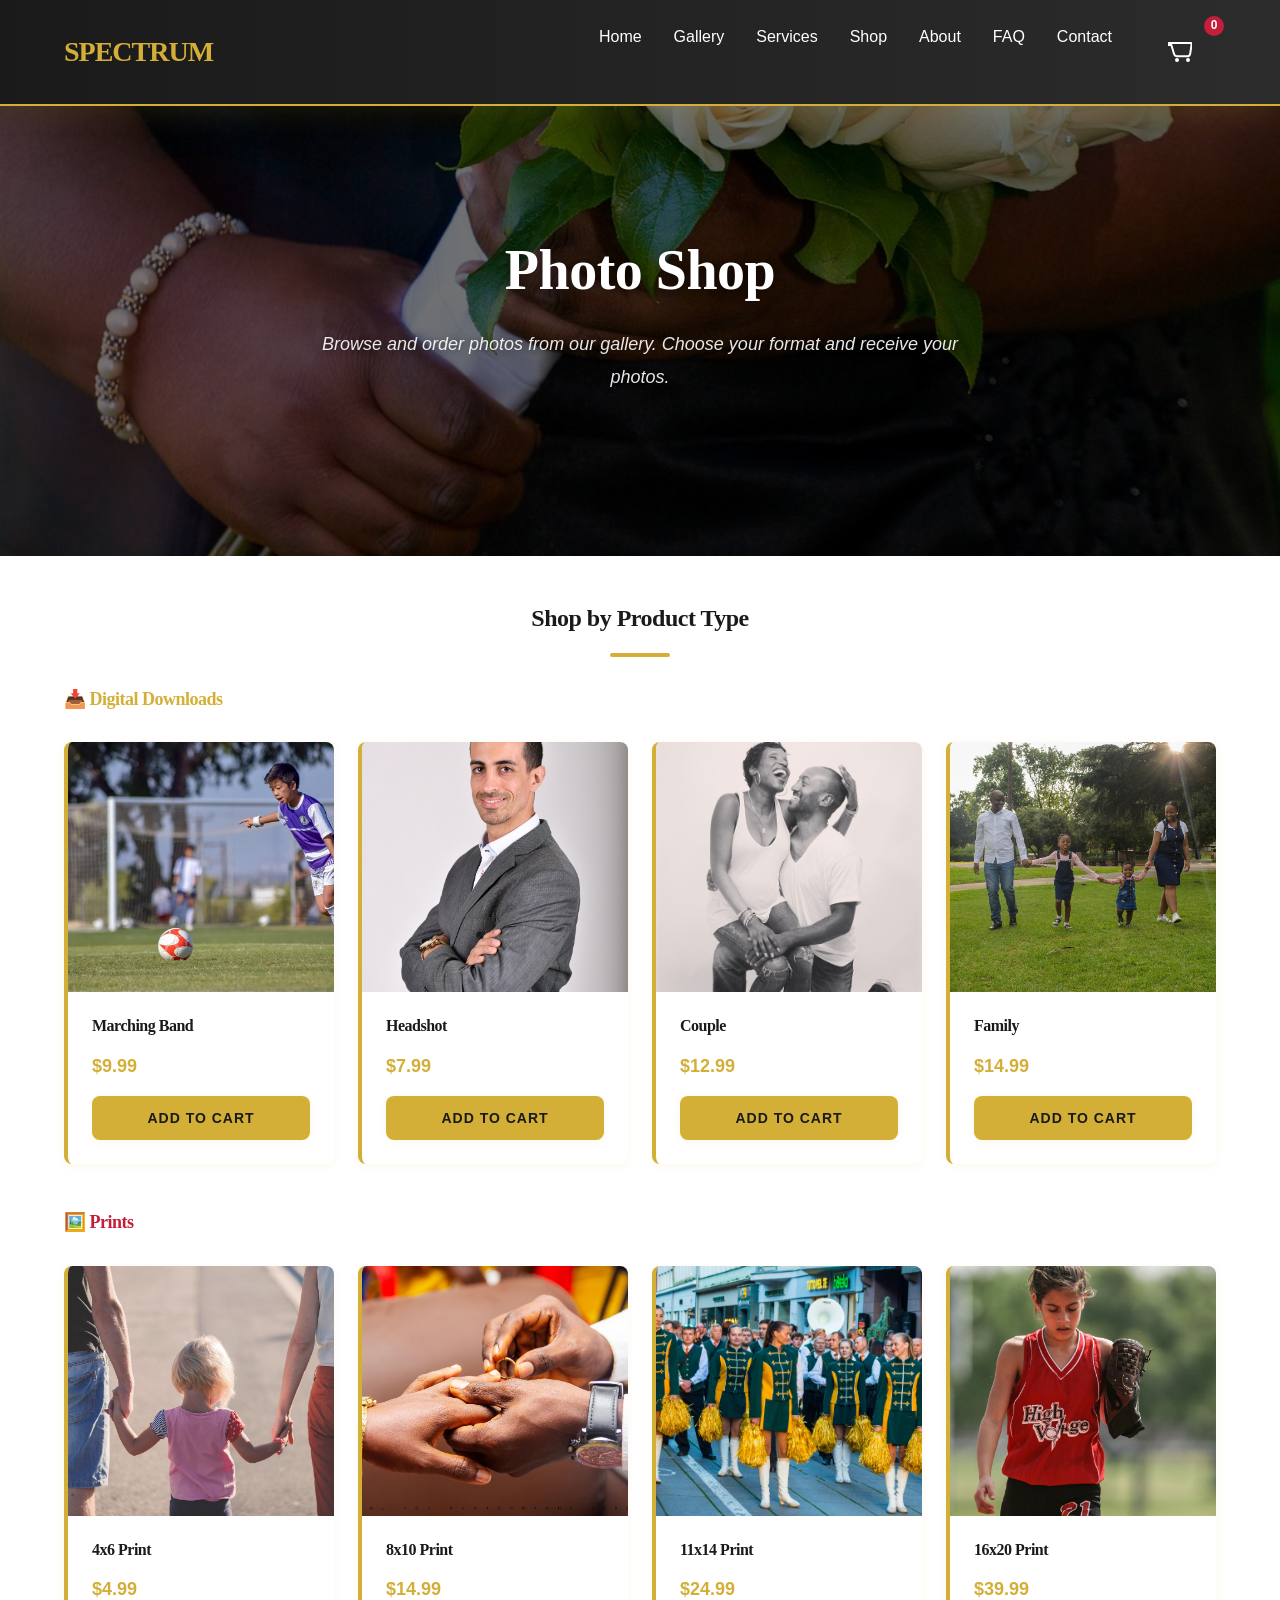
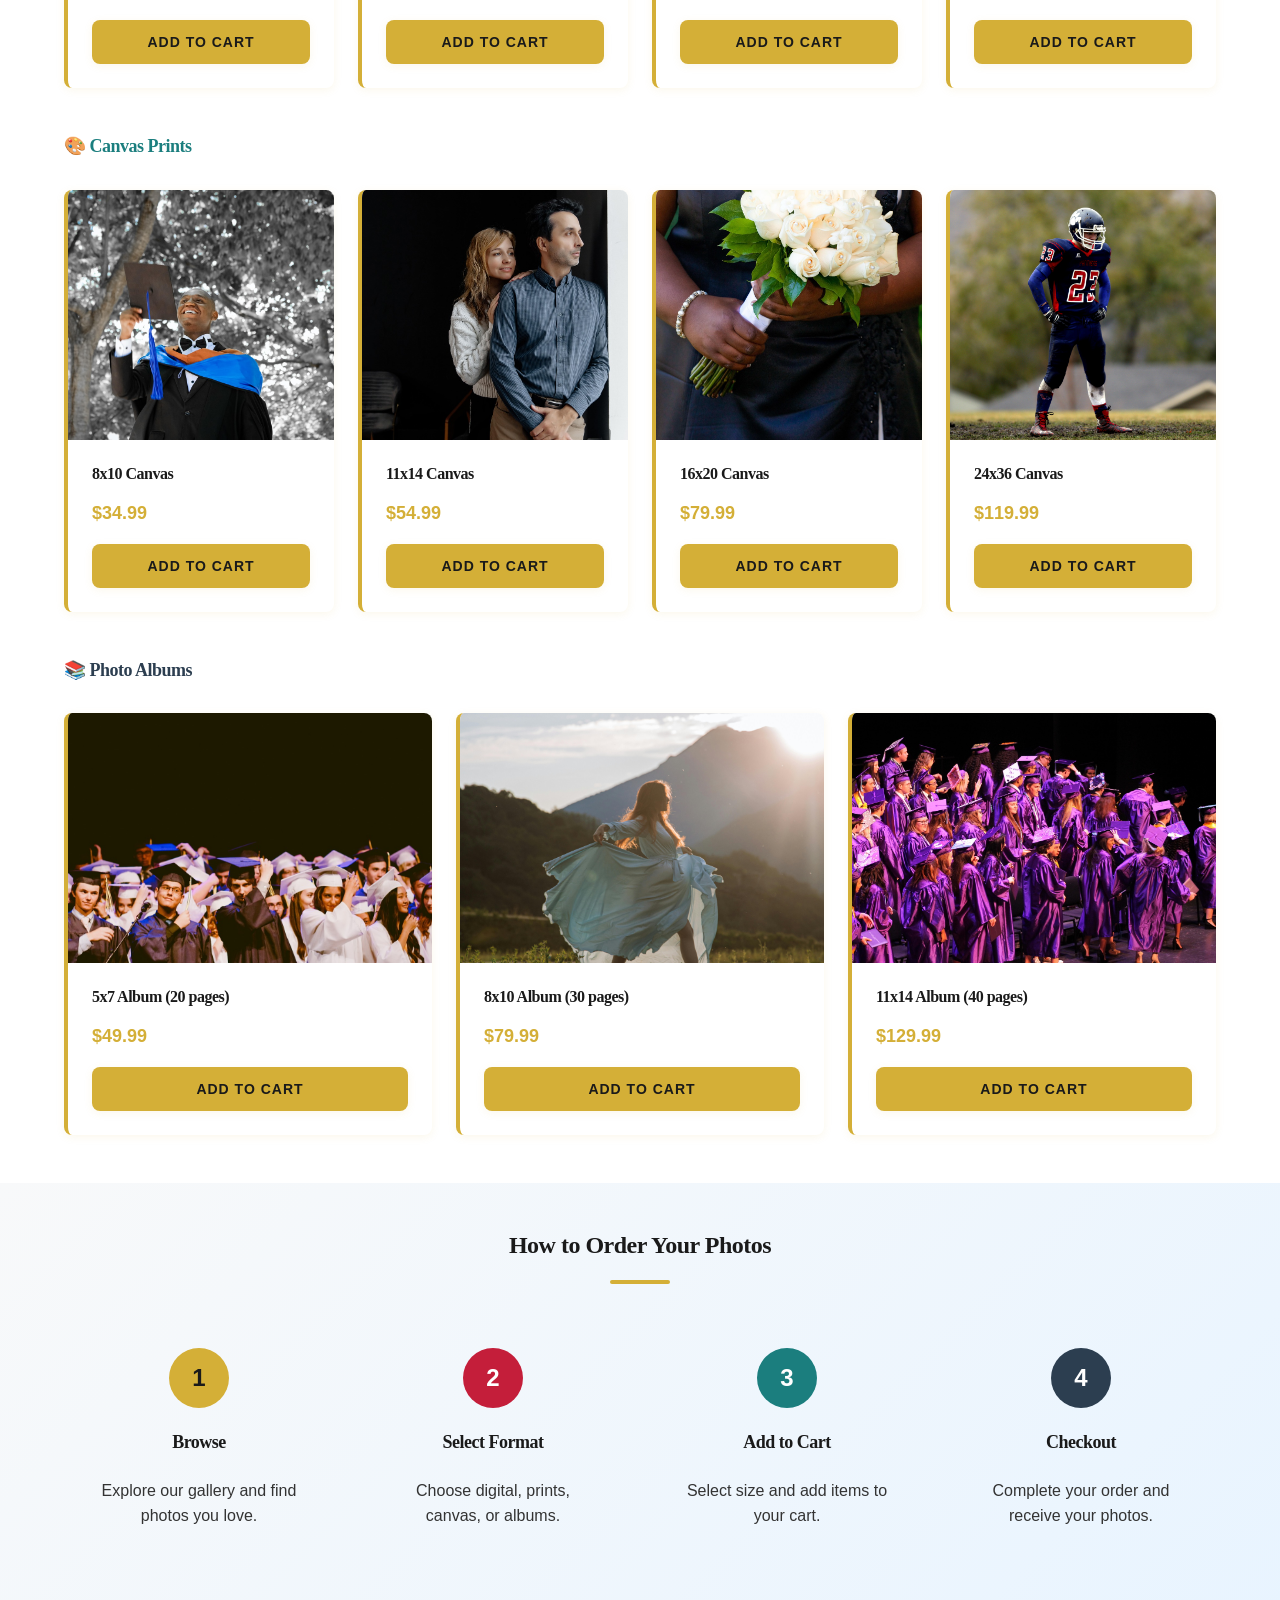
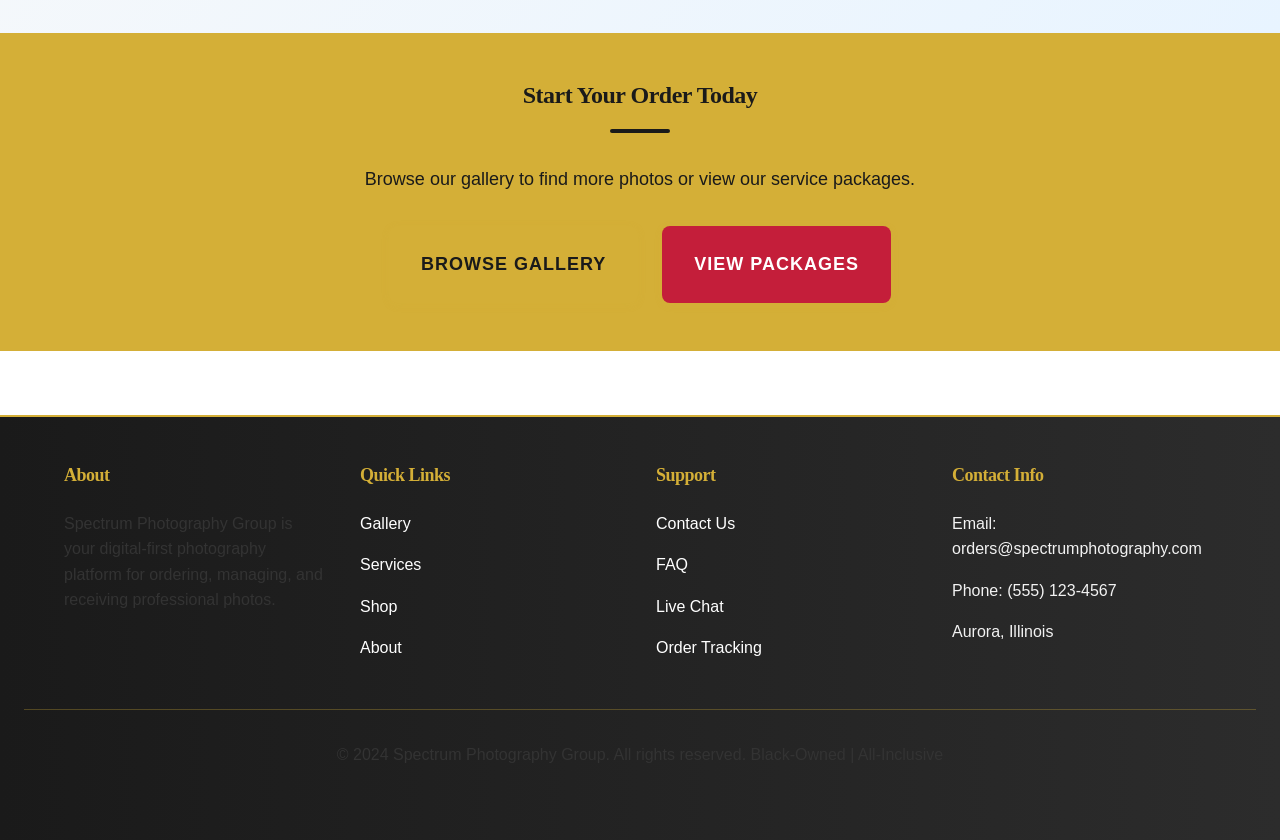
<file: shop.html>
<!DOCTYPE html>
<html lang="en">
<head>
    <meta charset="UTF-8">
    <meta name="viewport" content="width=device-width, initial-scale=1.0">
    <title>Shop - Spectrum Photography Group</title>
    <link rel="stylesheet" href="styles.css">
    <link rel="stylesheet" href="https://cdnjs.cloudflare.com/ajax/libs/font-awesome/6.4.0/css/all.min.css">
    <style>
        .hero {
            position: relative;
            min-height: 50vh;
            display: flex;
            align-items: center;
            justify-content: center;
            text-align: center;
            overflow: hidden;
        }

        .hero-bg {
            position: absolute;
            inset: 0;
            background: url('images/wedding_2.jpg') center center / cover no-repeat;
            z-index: 0;
        }

        .hero-bg::after {
            content: '';
            position: absolute;
            inset: 0;
            background: rgba(0, 0, 0, 0.55);
        }

        .hero .container {
            position: relative;
            z-index: 1;
        }

        .hero h1 {
            color: #fff;
            text-shadow: 0 2px 12px rgba(0,0,0,0.5);
        }

        .hero .tagline {
            color: rgba(255,255,255,0.9);
            text-shadow: 0 1px 6px rgba(0,0,0,0.4);
        }
    </style>
</head>
<body>
    <!-- Navigation -->
    <nav>
        <div class="container">
            <div class="nav-brand">SPECTRUM</div>
            <button class="mobile-menu-toggle" aria-label="Toggle menu">
                <span></span>
                <span></span>
                <span></span>
            </button>
            <ul class="nav-menu">
                <li><a href="index.html">Home</a></li>
                <li><a href="gallery.html">Gallery</a></li>
                <li><a href="services.html">Services</a></li>
                <li><a href="shop.html">Shop</a></li>
                <li><a href="about.html">About</a></li>
                <li><a href="faq.html">FAQ</a></li>
                <li><a href="contact.html">Contact</a></li>
                <li>
                    <a href="cart.html" class="nav-cart">
                        <svg class="nav-cart-icon" viewBox="0 0 24 24" fill="none" stroke="currentColor" stroke-width="2">
                            <path d="M23 3H1v2h2.31l2.76 9c.41 1.41 1.76 2.35 3.31 2.35h9.6c1.61 0 3-1.16 3.22-2.75l1.38-9z"></path>
                            <circle cx="9" cy="20" r="1"></circle>
                            <circle cx="20" cy="20" r="1"></circle>
                        </svg>
                        <span class="nav-cart-badge" id="cartBadge">0</span>
                    </a>
                </li>
            </ul>
            <div class="mobile-menu-overlay"></div>
        </div>
    </nav>

    <!-- Hero -->
    <section class="hero" id="shop-hero">
        <div class="hero-bg"></div>
        <div class="container">
            <h1>Photo Shop</h1>
            <p class="tagline">Browse and order photos from our gallery. Choose your format and receive your photos.</p>
        </div>
    </section>

    <!-- Product Categories -->
    <section>
        <div class="container">
            <h2>Shop by Product Type</h2>

            <!-- Digital Downloads -->
            <div style="margin-bottom: var(--spacing-xl);">
                <h3 style="color: var(--accent-bold); margin-bottom: var(--spacing-lg);">📥 Digital Downloads</h3>
                <div class="row" id="digitalSection"></div>
            </div>

            <!-- Prints -->
            <div style="margin-bottom: var(--spacing-xl);">
                <h3 style="color: var(--accent-warm); margin-bottom: var(--spacing-lg);">🖼️ Prints</h3>
                <div class="row" id="printsSection"></div>
            </div>

            <!-- Canvas -->
            <div style="margin-bottom: var(--spacing-xl);">
                <h3 style="color: var(--accent-teal); margin-bottom: var(--spacing-lg);">🎨 Canvas Prints</h3>
                <div class="row" id="canvasSection"></div>
            </div>

            <!-- Albums -->
            <div>
                <h3 style="color: var(--accent-secondary); margin-bottom: var(--spacing-lg);">📚 Photo Albums</h3>
                <div class="row" id="albumsSection"></div>
            </div>
        </div>
    </section>

    <!-- How It Works -->
    <section class="highlight-section">
        <div class="container">
            <h2>How to Order Your Photos</h2>
            <div class="row" style="margin-top: var(--spacing-lg);">
                <div class="col-1-4">
                    <div style="text-align: center; padding: var(--spacing-lg);">
                        <div style="font-size: 24px; font-weight: bold; margin-bottom: var(--spacing-md); background: var(--accent-bold); color: var(--primary-dark); width: 60px; height: 60px; border-radius: 50%; display: flex; align-items: center; justify-content: center; margin-left: auto; margin-right: auto;">1</div>
                        <h3>Browse</h3>
                        <p>Explore our gallery and find photos you love.</p>
                    </div>
                </div>
                <div class="col-1-4">
                    <div style="text-align: center; padding: var(--spacing-lg);">
                        <div style="font-size: 24px; font-weight: bold; margin-bottom: var(--spacing-md); background: var(--accent-warm); color: white; width: 60px; height: 60px; border-radius: 50%; display: flex; align-items: center; justify-content: center; margin-left: auto; margin-right: auto;">2</div>
                        <h3>Select Format</h3>
                        <p>Choose digital, prints, canvas, or albums.</p>
                    </div>
                </div>
                <div class="col-1-4">
                    <div style="text-align: center; padding: var(--spacing-lg);">
                        <div style="font-size: 24px; font-weight: bold; margin-bottom: var(--spacing-md); background: var(--accent-teal); color: white; width: 60px; height: 60px; border-radius: 50%; display: flex; align-items: center; justify-content: center; margin-left: auto; margin-right: auto;">3</div>
                        <h3>Add to Cart</h3>
                        <p>Select size and add items to your cart.</p>
                    </div>
                </div>
                <div class="col-1-4">
                    <div style="text-align: center; padding: var(--spacing-lg);">
                        <div style="font-size: 24px; font-weight: bold; margin-bottom: var(--spacing-md); background: var(--accent-secondary); color: white; width: 60px; height: 60px; border-radius: 50%; display: flex; align-items: center; justify-content: center; margin-left: auto; margin-right: auto;">4</div>
                        <h3>Checkout</h3>
                        <p>Complete your order and receive your photos.</p>
                    </div>
                </div>
            </div>
        </div>
    </section>

    <!-- CTA -->
    <section class="cta-section">
        <div class="container">
            <h2>Start Your Order Today</h2>
            <p style="font-size: var(--font-size-lg); margin-bottom: var(--spacing-lg);">
                Browse our gallery to find more photos or view our service packages.
            </p>
            <div style="display: flex; gap: var(--spacing-md); justify-content: center; flex-wrap: wrap;">
                <a href="gallery.html" class="btn btn-primary btn-large">Browse Gallery</a>
                <a href="services.html" class="btn btn-secondary btn-large">View Packages</a>
            </div>
        </div>
    </section>

    <!-- Footer -->
    <footer>
        <div class="container">
            <div class="footer-section">
                <h3>About</h3>
                <p>Spectrum Photography Group is your digital-first photography platform for ordering, managing, and receiving professional photos.</p>
            </div>
            <div class="footer-section">
                <h3>Quick Links</h3>
                <ul>
                    <li><a href="gallery.html">Gallery</a></li>
                    <li><a href="services.html">Services</a></li>
                    <li><a href="shop.html">Shop</a></li>
                    <li><a href="about.html">About</a></li>
                </ul>
            </div>
            <div class="footer-section">
                <h3>Support</h3>
                <ul>
                    <li><a href="contact.html">Contact Us</a></li>
                    <li><a href="faq.html">FAQ</a></li>
                    <li><a href="#">Live Chat</a></li>
                    <li><a href="#">Order Tracking</a></li>
                </ul>
            </div>
            <div class="footer-section">
                <h3>Contact Info</h3>
                <ul>
                    <li>Email: orders@spectrumphotography.com</li>
                    <li>Phone: (555) 123-4567</li>
                    <li>Aurora, Illinois</li>
                </ul>
            </div>
        </div>
        <div class="footer-bottom">
            <p>&copy; 2024 Spectrum Photography Group. All rights reserved. Black-Owned | All-Inclusive</p>
        </div>
    </footer>

    <script>
        document.addEventListener('DOMContentLoaded', function () {
            const mobileMenuToggle = document.querySelector('.mobile-menu-toggle');
            const navMenu = document.querySelector('.nav-menu');
            const mobileOverlay = document.querySelector('.mobile-menu-overlay');
            const body = document.body;

            if (mobileMenuToggle && navMenu && mobileOverlay) {
                mobileMenuToggle.addEventListener('click', function (e) {
                    e.stopPropagation();
                    this.classList.toggle('active');
                    navMenu.classList.toggle('active');
                    mobileOverlay.classList.toggle('active');
                    body.style.overflow = navMenu.classList.contains('active') ? 'hidden' : '';
                });

                document.querySelectorAll('.nav-menu a').forEach(link => {
                    link.addEventListener('click', () => {
                        mobileMenuToggle.classList.remove('active');
                        navMenu.classList.remove('active');
                        mobileOverlay.classList.remove('active');
                        body.style.overflow = '';
                    });
                });

                mobileOverlay.addEventListener('click', () => {
                    mobileMenuToggle.classList.remove('active');
                    navMenu.classList.remove('active');
                    mobileOverlay.classList.remove('active');
                    body.style.overflow = '';
                });

                document.addEventListener('keydown', (e) => {
                    if (e.key === 'Escape' && navMenu.classList.contains('active')) {
                        mobileMenuToggle.classList.remove('active');
                        navMenu.classList.remove('active');
                        mobileOverlay.classList.remove('active');
                        body.style.overflow = '';
                    }
                });
            }
        });

        // FIXED: all image paths changed from photos/ to images/
        // NOTE: band_1.jpg was referenced but you only have the categories listed —
        // swapped to corporate_3.jpg as a placeholder for that slot
        const products = {
            digital: [
                { id: 1,  name: 'Marching Band',  price: 9.99,  image: 'images/sport_1.jpg' },
                { id: 2,  name: 'Headshot',        price: 7.99,  image: 'images/corporate_1.jpg' },
                { id: 3,  name: 'Couple',          price: 12.99, image: 'images/couple_1.jpg' },
                { id: 4,  name: 'Family',          price: 14.99, image: 'images/family_1.jpg' }
            ],
            prints: [
                { id: 5,  name: '4x6 Print',      price: 4.99,  image: 'images/family_3.jpg' },
                { id: 6,  name: '8x10 Print',     price: 14.99, image: 'images/wedding_1.jpg' },
                { id: 7,  name: '11x14 Print',    price: 24.99, image: 'images/parade_1.jpg' },
                { id: 8,  name: '16x20 Print',    price: 39.99, image: 'images/sport_3.jpg' }
            ],
            canvas: [
                { id: 9,  name: '8x10 Canvas',    price: 34.99,  image: 'images/graduation_3.jpg' },
                { id: 10, name: '11x14 Canvas',   price: 54.99,  image: 'images/family_2.jpg' },
                { id: 11, name: '16x20 Canvas',   price: 79.99,  image: 'images/wedding_2.jpg' },
                { id: 12, name: '24x36 Canvas',   price: 119.99, image: 'images/sport_2.jpg' }
            ],
            albums: [
                { id: 13, name: '5x7 Album (20 pages)',   price: 49.99,  image: 'images/graduation_4.jpg' },
                { id: 14, name: '8x10 Album (30 pages)',  price: 79.99,  image: 'images/outdoor_1.jpg' },
                { id: 15, name: '11x14 Album (40 pages)', price: 129.99, image: 'images/graduation_5.jpg' }
            ]
        };

        let cart = JSON.parse(localStorage.getItem('cart')) || [];

        function renderProducts() {
            const makeCard = (p, colClass) => `
                <div class="${colClass}">
                    <div class="card">
                        <img src="${p.image}" alt="${p.name}" class="card-image">
                        <div class="card-body">
                            <h4 style="margin: 0 0 var(--spacing-sm) 0; font-size: 16px;">${p.name}</h4>
                            <div class="card-price">$${p.price.toFixed(2)}</div>
                            <button class="btn btn-primary btn-small" style="width: 100%;" onclick="addToCart(${p.id}, '${p.name}', ${p.price})">Add to Cart</button>
                        </div>
                    </div>
                </div>`;

            document.getElementById('digitalSection').innerHTML  = products.digital.map(p => makeCard(p, 'col-1-4')).join('');
            document.getElementById('printsSection').innerHTML   = products.prints.map(p => makeCard(p, 'col-1-4')).join('');
            document.getElementById('canvasSection').innerHTML   = products.canvas.map(p => makeCard(p, 'col-1-4')).join('');
            document.getElementById('albumsSection').innerHTML   = products.albums.map(p => makeCard(p, 'col-1-3')).join('');
        }

        function addToCart(id, name, price) {
            const existingItem = cart.find(item => item.id === id);
            if (existingItem) {
                existingItem.quantity++;
            } else {
                cart.push({ id, name, price, quantity: 1 });
            }
            localStorage.setItem('cart', JSON.stringify(cart));
            updateCartBadge();
            alert(`${name} added to cart!`);
        }

        function updateCartBadge() {
            const totalItems = cart.reduce((sum, item) => sum + item.quantity, 0);
            document.getElementById('cartBadge').textContent = totalItems;
        }

        window.addEventListener('load', () => {
            renderProducts();
            updateCartBadge();
        });
    </script>
</body>
</html>
</file>
<file: styles.css>
/* ===========================
   Spectrum Photography Group
   Master Stylesheet - Mobile Enhanced
   Black-Owned | All-Inclusive | Professional Excellence
   =========================== */

/* --- ROOT & VARIABLES --- */
:root {
  /* Colors - Solid, Professional, Bold */
  --primary-dark: #1a1a1a;
  --primary-light: #ffffff;
  --accent-bold: #d4af37;
  --accent-secondary: #2c3e50;
  --accent-warm: #c41e3a;
  --accent-teal: #1b7e7e;
  --neutral-gray: #6c757d;
  --light-gray: #f8f9fa;
  --border-color: #e0e0e0;
  --dark-overlay: rgba(26, 26, 26, 0.95);
  
  /* Typography */
  --font-primary: 'Segoe UI', Tahoma, Geneva, Verdana, sans-serif;
  --font-accent: 'Georgia', serif;
  --font-size-base: 16px;
  --font-size-lg: 18px;
  --font-size-xl: 24px;
  --font-size-xxl: 36px;
  --font-size-xxxl: 48px;
  --font-weight-light: 300;
  --font-weight-normal: 400;
  --font-weight-bold: 700;
  
  /* Spacing */
  --spacing-xs: 8px;
  --spacing-sm: 16px;
  --spacing-md: 24px;
  --spacing-lg: 32px;
  --spacing-xl: 48px;
  --spacing-xxl: 64px;
  
  /* Other */
  --border-radius: 8px;
  --shadow-light: 0 2px 8px rgba(212, 175, 55, 0.1);
  --shadow-medium: 0 4px 20px rgba(212, 175, 55, 0.2);
  --shadow-heavy: 0 8px 40px rgba(212, 175, 55, 0.3);
  --transition-speed: 0.3s ease;
}

/* --- RESET & GLOBAL STYLES --- */
* {
  margin: 0;
  padding: 0;
  box-sizing: border-box;
}

html {
  scroll-behavior: smooth;
  -webkit-text-size-adjust: 100%;
}

body {
  font-family: var(--font-primary);
  font-size: var(--font-size-base);
  line-height: 1.6;
  color: var(--primary-dark);
  background-color: var(--primary-light);
  overflow-x: hidden;
  width: 100%;
}

img {
  max-width: 100%;
  height: auto;
  display: block;
}

a {
  color: var(--accent-bold);
  text-decoration: none;
  transition: color var(--transition-speed);
}

a:hover {
  color: var(--accent-warm);
}

/* --- TYPOGRAPHY --- */
h1, h2, h3, h4, h5, h6 {
  font-family: var(--font-accent);
  line-height: 1.2;
  margin-bottom: var(--spacing-md);
  color: var(--primary-dark);
  letter-spacing: -0.5px;
}

h1 {
  font-size: var(--font-size-xxxl);
  font-weight: var(--font-weight-bold);
  margin-bottom: var(--spacing-lg);
  color: var(--accent-bold);
}

h2 {
  font-size: var(--font-size-xl);
  font-weight: var(--font-weight-bold);
  margin-bottom: var(--spacing-md);
  color: var(--primary-dark);
}

h3 {
  font-size: var(--font-size-lg);
  font-weight: var(--font-weight-bold);
  color: var(--primary-dark);
}

p {
  margin-bottom: var(--spacing-md);
  color: #333;
}

/* --- LAYOUT --- */
.container {
  max-width: 1200px;
  margin: 0 auto;
  padding: 0 var(--spacing-md);
}

.row {
  display: flex;
  flex-wrap: wrap;
  gap: var(--spacing-md);
}

.col {
  flex: 1;
  min-width: 250px;
}

.col-1-2 {
  flex: 0 1 calc(50% - var(--spacing-md) / 2);
}

.col-1-3 {
  flex: 0 1 calc(33.333% - var(--spacing-md) / 1.5);
}

.col-1-4 {
  flex: 0 1 calc(25% - var(--spacing-md) * 0.75);
}

/* --- NAVIGATION --- */
nav {
  background: linear-gradient(90deg, var(--primary-dark) 0%, #2c2c2c 100%);
  padding: var(--spacing-md) 0;
  position: sticky;
  top: 0;
  z-index: 100;
  box-shadow: 0 4px 30px rgba(212, 175, 55, 0.15);
  border-bottom: 2px solid var(--accent-bold);
}

nav .container {
  display: flex;
  justify-content: space-between;
  align-items: center;
}

.nav-brand {
  font-family: var(--font-accent);
  font-size: 28px;
  font-weight: var(--font-weight-bold);
  color: var(--accent-bold);
  letter-spacing: -1px;
  z-index: 1001;
}

/* Mobile Menu Toggle */
.mobile-menu-toggle {
  display: none;
  flex-direction: column;
  justify-content: space-between;
  width: 30px;
  height: 21px;
  background: transparent;
  border: none;
  cursor: pointer;
  padding: 0;
  z-index: 1001;
}

.mobile-menu-toggle span {
  width: 100%;
  height: 3px;
  background: var(--accent-bold);
  border-radius: 3px;
  transition: all 0.3s ease;
  transform-origin: left;
}

.mobile-menu-toggle.active span:nth-child(1) {
  transform: rotate(45deg) translateY(-2px);
}

.mobile-menu-toggle.active span:nth-child(2) {
  opacity: 0;
}

.mobile-menu-toggle.active span:nth-child(3) {
  transform: rotate(-45deg) translateY(2px);
}

/* Mobile Menu Overlay */
.mobile-menu-overlay {
  display: none;
  position: fixed;
  top: 0;
  left: 0;
  width: 100%;
  height: 100%;
  background-color: rgba(0, 0, 0, 0.7);
  z-index: 999;
}

.mobile-menu-overlay.active {
  display: block;
}

/* Navigation Menu */
nav ul {
  list-style: none;
  display: flex;
  gap: var(--spacing-lg);
}

.nav-cart {
  position: relative;
  display: flex;
  align-items: center;
  gap: var(--spacing-sm);
  padding: var(--spacing-sm) var(--spacing-md);
  border-radius: var(--border-radius);
  transition: all var(--transition-speed);
}

.nav-cart:hover {
  background: rgba(212, 175, 55, 0.1);
}

.nav-cart-icon {
  width: 24px;
  height: 24px;
}

.nav-cart-badge {
  position: absolute;
  top: -8px;
  right: -8px;
  background: var(--accent-warm);
  color: white;
  width: 20px;
  height: 20px;
  border-radius: 50%;
  display: flex;
  align-items: center;
  justify-content: center;
  font-size: 12px;
  font-weight: bold;
}

nav a {
  color: var(--primary-light);
  font-size: var(--font-size-base);
  transition: all var(--transition-speed);
  font-weight: 500;
  position: relative;
}

nav a:after {
  content: '';
  position: absolute;
  bottom: -5px;
  left: 0;
  width: 0;
  height: 2px;
  background: var(--accent-bold);
  transition: width var(--transition-speed);
}

nav a:hover:after {
  width: 100%;
}

nav a:hover {
  color: var(--accent-bold);
}

/* --- BUTTONS --- */
.btn {
  display: inline-block;
  padding: var(--spacing-sm) var(--spacing-md);
  border-radius: var(--border-radius);
  font-size: var(--font-size-base);
  font-weight: var(--font-weight-bold);
  cursor: pointer;
  border: none;
  transition: all var(--transition-speed);
  text-align: center;
  text-transform: uppercase;
  letter-spacing: 1px;
  min-height: 44px;
  min-width: 44px;
}

.btn-primary {
  background: var(--accent-bold);
  color: var(--primary-dark);
  box-shadow: var(--shadow-light);
}

.btn-primary:hover {
  transform: translateY(-3px);
  box-shadow: var(--shadow-heavy);
  background: #c9a227;
}

.btn-secondary {
  background: var(--accent-warm);
  color: var(--primary-light);
  box-shadow: var(--shadow-light);
}

.btn-secondary:hover {
  transform: translateY(-3px);
  box-shadow: var(--shadow-heavy);
  background: #a01930;
}

.btn-outline {
  background-color: transparent;
  border: 2px solid var(--accent-bold);
  color: var(--accent-bold);
}

.btn-outline:hover {
  background: var(--accent-bold);
  color: var(--primary-dark);
  border-color: transparent;
  transform: translateY(-3px);
}

.btn-large {
  padding: var(--spacing-md) var(--spacing-lg);
  font-size: var(--font-size-lg);
}

.btn-small {
  padding: var(--spacing-xs) var(--spacing-sm);
  font-size: 14px;
}

/* --- CARDS --- */
.card {
  background-color: var(--primary-light);
  border: none;
  border-radius: var(--border-radius);
  overflow: hidden;
  transition: all var(--transition-speed);
  box-shadow: var(--shadow-light);
  position: relative;
  border-left: 4px solid var(--accent-bold);
}

.card:hover {
  box-shadow: var(--shadow-heavy);
  transform: translateY(-8px);
  border-left-color: var(--accent-warm);
}

.card-image {
  width: 100%;
  height: 250px;
  object-fit: cover;
  display: block;
}

.card-body {
  padding: var(--spacing-md);
}

.card-title {
  font-size: var(--font-size-lg);
  margin-bottom: var(--spacing-sm);
  color: var(--primary-dark);
}

.card-text {
  color: var(--neutral-gray);
  font-size: 14px;
  margin-bottom: var(--spacing-md);
}

.card-price {
  font-size: var(--font-size-lg);
  font-weight: var(--font-weight-bold);
  color: var(--accent-bold);
  margin-bottom: var(--spacing-sm);
}

/* --- GALLERY GRID --- */
.gallery {
  display: grid;
  grid-template-columns: repeat(auto-fill, minmax(250px, 1fr));
  gap: var(--spacing-md);
  margin: var(--spacing-lg) 0;
}

.gallery-item {
  position: relative;
  overflow: hidden;
  border-radius: var(--border-radius);
  aspect-ratio: 1;
  cursor: pointer;
}

.gallery-item img {
  width: 100%;
  height: 100%;
  object-fit: cover;
  transition: transform var(--transition-speed);
}

.gallery-item:hover img {
  transform: scale(1.08);
}

.gallery-overlay {
  position: absolute;
  top: 0;
  left: 0;
  width: 100%;
  height: 100%;
  background: rgba(26, 26, 26, 0.85);
  display: flex;
  align-items: center;
  justify-content: center;
  opacity: 0;
  transition: opacity var(--transition-speed);
}

.gallery-item:hover .gallery-overlay {
  opacity: 1;
}

.gallery-overlay-text {
  color: var(--primary-light);
  font-size: var(--font-size-lg);
  font-weight: var(--font-weight-bold);
  text-align: center;
}

/* --- FORMS --- */
.form-group {
  margin-bottom: var(--spacing-md);
}

label {
  display: block;
  margin-bottom: var(--spacing-xs);
  font-weight: var(--font-weight-bold);
  color: var(--primary-dark);
}

input,
textarea,
select {
  width: 100%;
  padding: var(--spacing-sm);
  border: 1px solid var(--border-color);
  border-radius: var(--border-radius);
  font-family: var(--font-primary);
  font-size: var(--font-size-base);
  transition: border-color var(--transition-speed);
  font-size: 16px; /* Prevents iOS zoom */
}

input:focus,
textarea:focus,
select:focus {
  outline: none;
  border-color: var(--accent-bold);
  box-shadow: 0 0 0 3px rgba(212, 175, 55, 0.1);
}

textarea {
  resize: vertical;
  min-height: 120px;
}

/* --- HEADER & HERO --- */
.hero {
  background: linear-gradient(135deg, var(--primary-dark) 0%, #2c2c2c 50%, var(--primary-dark) 100%);
  color: var(--primary-light);
  padding: var(--spacing-xxl) var(--spacing-md);
  text-align: center;
  position: relative;
  overflow: hidden;
}

.hero::before {
  content: '';
  position: absolute;
  top: 0;
  right: 0;
  width: 300px;
  height: 300px;
  background: radial-gradient(circle, var(--accent-bold), transparent);
  opacity: 0.08;
  border-radius: 50%;
}

.hero::after {
  content: '';
  position: absolute;
  bottom: 0;
  left: 0;
  width: 400px;
  height: 400px;
  background: radial-gradient(circle, var(--accent-warm), transparent);
  opacity: 0.08;
  border-radius: 50%;
}

.hero .container {
  position: relative;
  z-index: 2;
}

.hero h1 {
  color: var(--primary-light);
  margin-bottom: var(--spacing-md);
  font-size: 56px;
}

.hero p {
  font-size: var(--font-size-lg);
  margin-bottom: var(--spacing-lg);
  max-width: 600px;
  margin-left: auto;
  margin-right: auto;
}

.hero .tagline {
  font-size: var(--font-size-lg);
  margin-bottom: var(--spacing-lg);
  max-width: 700px;
  margin-left: auto;
  margin-right: auto;
  color: var(--accent-bold);
  font-style: italic;
  line-height: 1.8;
}

/* --- SECTIONS --- */
section {
  padding: var(--spacing-xl) var(--spacing-md);
}

section h2 {
  text-align: center;
  margin-bottom: var(--spacing-lg);
  position: relative;
  padding-bottom: var(--spacing-md);
}

section h2::after {
  content: '';
  position: absolute;
  bottom: 0;
  left: 50%;
  transform: translateX(-50%);
  width: 60px;
  height: 4px;
  background: var(--accent-bold);
  border-radius: 2px;
}

.highlight-section {
  background: linear-gradient(135deg, var(--light-gray) 0%, #e8f4ff 100%);
}

/* --- TEAM MEMBERS --- */
.team-grid {
  display: grid;
  grid-template-columns: repeat(auto-fill, minmax(200px, 1fr));
  gap: var(--spacing-lg);
  margin: var(--spacing-lg) 0;
}

.team-member {
  background: white;
  border-radius: var(--border-radius);
  overflow: hidden;
  box-shadow: var(--shadow-light);
  transition: all var(--transition-speed);
  text-align: center;
}

.team-member:hover {
  transform: translateY(-6px);
  box-shadow: var(--shadow-medium);
}

.team-member-role {
  color: var(--accent-bold);
  font-weight: bold;
  margin-top: var(--spacing-sm);
  font-size: 14px;
}

.team-member-name {
  font-weight: bold;
  margin-top: var(--spacing-xs);
  color: var(--primary-dark);
}

.team-member-avatar {
  width: 100%;
  height: 150px;
  background: linear-gradient(135deg, var(--accent-bold), var(--accent-warm));
  display: flex;
  align-items: center;
  justify-content: center;
  font-size: 48px;
}

.team-member-info {
  padding: var(--spacing-md);
}

/* --- VALUE PROPOSITION --- */
.value-prop {
  display: grid;
  grid-template-columns: repeat(auto-fit, minmax(280px, 1fr));
  gap: var(--spacing-lg);
  margin: var(--spacing-xl) 0;
}

.value-item {
  background: white;
  padding: var(--spacing-lg);
  border-radius: var(--border-radius);
  border-top: 4px solid var(--accent-bold);
  box-shadow: var(--shadow-light);
  transition: all var(--transition-speed);
}

.value-item:nth-child(2) {
  border-top-color: var(--accent-warm);
}

.value-item:nth-child(3) {
  border-top-color: var(--accent-teal);
}

.value-item:nth-child(4) {
  border-top-color: var(--accent-bold);
}

.value-item:nth-child(5) {
  border-top-color: var(--accent-warm);
}

.value-item:nth-child(6) {
  border-top-color: var(--accent-teal);
}

.value-item:hover {
  transform: translateY(-4px);
  box-shadow: var(--shadow-medium);
}

.value-icon {
  font-size: 48px;
  margin-bottom: var(--spacing-md);
}

.value-item h3 {
  margin-bottom: var(--spacing-sm);
  color: var(--primary-dark);
}

/* --- PRODUCT/SHOP GRID --- */
.products {
  display: grid;
  grid-template-columns: repeat(auto-fill, minmax(200px, 1fr));
  gap: var(--spacing-lg);
  margin: var(--spacing-lg) 0;
}

.product-card {
  background-color: var(--light-gray);
  border-radius: var(--border-radius);
  overflow: hidden;
  transition: all var(--transition-speed);
  text-align: center;
}

.product-card:hover {
  box-shadow: var(--shadow-medium);
  transform: translateY(-6px);
}

.product-image {
  width: 100%;
  height: 200px;
  object-fit: cover;
}

.product-info {
  padding: var(--spacing-md);
}

/* --- GALLERY FILTERS & LAYOUT --- */
.filter-section {
  text-align: center;
  margin-bottom: var(--spacing-lg);
  padding: var(--spacing-lg) 0;
  background: var(--light-gray);
  border-radius: var(--border-radius);
}

.filter-buttons {
  display: flex;
  justify-content: center;
  gap: var(--spacing-md);
  flex-wrap: wrap;
}

.filter-btn {
  padding: var(--spacing-sm) var(--spacing-md);
  border: 2px solid var(--border-color);
  background: white;
  color: var(--primary-dark);
  font-weight: 600;
  border-radius: var(--border-radius);
  cursor: pointer;
  transition: all var(--transition-speed);
  min-height: 44px;
  min-width: 44px;
}

.filter-btn:hover {
  border-color: var(--accent-bold);
  color: var(--accent-bold);
}

.filter-btn.active {
  background: var(--accent-bold);
  color: var(--primary-dark);
  border-color: var(--accent-bold);
}

.gallery-container {
  display: grid;
  grid-template-columns: repeat(3, 1fr);
  gap: var(--spacing-md);
  margin: var(--spacing-lg) 0;
}

.gallery-card {
  position: relative;
  overflow: hidden;
  border-radius: var(--border-radius);
  aspect-ratio: 1;
  cursor: pointer;
  box-shadow: var(--shadow-light);
  transition: all var(--transition-speed);
}

.gallery-card:hover {
  box-shadow: var(--shadow-heavy);
  transform: translateY(-6px);
}

.gallery-card img {
  width: 100%;
  height: 100%;
  object-fit: cover;
  transition: transform var(--transition-speed);
}

.gallery-card:hover img {
  transform: scale(1.1);
}

.gallery-card-overlay {
  position: absolute;
  top: 0;
  left: 0;
  width: 100%;
  height: 100%;
  background: rgba(26, 26, 26, 0.85);
  display: flex;
  flex-direction: column;
  align-items: center;
  justify-content: center;
  opacity: 0;
  transition: opacity var(--transition-speed);
  padding: var(--spacing-md);
  text-align: center;
}

.gallery-card:hover .gallery-card-overlay {
  opacity: 1;
}

.gallery-card-title {
  color: var(--accent-bold);
  font-size: var(--font-size-lg);
  font-weight: bold;
  margin-bottom: var(--spacing-sm);
}

.gallery-card-category {
  color: var(--primary-light);
  font-size: 14px;
  margin-bottom: var(--spacing-md);
}

.gallery-card-button {
  background: var(--accent-bold);
  color: var(--primary-dark);
  padding: var(--spacing-xs) var(--spacing-sm);
  border: none;
  border-radius: var(--border-radius);
  cursor: pointer;
  font-weight: bold;
  font-size: 12px;
  transition: all var(--transition-speed);
}

.gallery-card-button:hover {
  background: #c9a227;
}

.lightbox {
  display: none;
  position: fixed;
  z-index: 200;
  left: 0;
  top: 0;
  width: 100%;
  height: 100%;
  background-color: rgba(26, 26, 26, 0.95);
  animation: fadeIn 0.3s;
}

.lightbox.active {
  display: flex;
  align-items: center;
  justify-content: center;
}

@keyframes fadeIn {
  from { opacity: 0; }
  to { opacity: 1; }
}

.lightbox-content {
  position: relative;
  max-width: 90%;
  max-height: 90%;
  display: flex;
  flex-direction: column;
  align-items: center;
}

.lightbox-image {
  max-width: 100%;
  max-height: 80vh;
  object-fit: contain;
  border-radius: var(--border-radius);
}

.lightbox-close {
  position: absolute;
  top: -40px;
  right: 0;
  color: var(--primary-light);
  font-size: 36px;
  font-weight: bold;
  cursor: pointer;
  transition: color var(--transition-speed);
}

.lightbox-close:hover {
  color: var(--accent-bold);
}

.lightbox-buttons {
  display: flex;
  gap: var(--spacing-md);
  margin-top: var(--spacing-lg);
  flex-wrap: wrap;
  justify-content: center;
}

.lightbox-info {
  color: var(--primary-light);
  margin-top: var(--spacing-md);
  text-align: center;
}

.search-bar {
  margin-bottom: var(--spacing-lg);
  display: flex;
  gap: var(--spacing-md);
}

.search-bar input {
  flex: 1;
  padding: var(--spacing-sm);
  border: 2px solid var(--border-color);
  border-radius: var(--border-radius);
  font-size: var(--font-size-base);
}

.search-bar input:focus {
  outline: none;
  border-color: var(--accent-bold);
  box-shadow: 0 0 0 3px rgba(212, 175, 55, 0.1);
}

.search-bar button {
  padding: var(--spacing-sm) var(--spacing-md);
  background: var(--accent-bold);
  color: var(--primary-dark);
  border: none;
  border-radius: var(--border-radius);
  cursor: pointer;
  font-weight: bold;
  transition: all var(--transition-speed);
}

.search-bar button:hover {
  background: #c9a227;
}

.gallery-stats {
  text-align: center;
  color: var(--neutral-gray);
  margin-bottom: var(--spacing-lg);
  font-style: italic;
}

/* --- PACKAGE CARDS --- */
.packages-grid {
  display: grid;
  grid-template-columns: repeat(auto-fit, minmax(300px, 1fr));
  gap: var(--spacing-lg);
  margin: var(--spacing-lg) 0;
}

.package-card {
  background: white;
  border-radius: var(--border-radius);
  overflow: hidden;
  box-shadow: var(--shadow-light);
  transition: all var(--transition-speed);
  border: 2px solid transparent;
  position: relative;
  display: flex;
  flex-direction: column;
}

.package-card:hover {
  transform: translateY(-8px);
  box-shadow: var(--shadow-heavy);
  border-color: var(--accent-bold);
}

.package-card.featured {
  border: 2px solid var(--accent-bold);
  transform: scale(1.02);
}

.package-card.featured:hover {
  transform: scale(1.02) translateY(-8px);
}

.package-badge {
  position: absolute;
  top: -12px;
  right: 20px;
  background: var(--accent-bold);
  color: var(--primary-dark);
  padding: 4px 12px;
  border-radius: 20px;
  font-size: 12px;
  font-weight: bold;
  z-index: 10;
}

.package-header {
  background: var(--light-gray);
  padding: var(--spacing-md);
  border-bottom: 2px solid var(--border-color);
}

.package-header h3,
.package-header h4 {
  color: var(--primary-dark);
  margin-bottom: var(--spacing-sm);
}

.package-price {
  font-size: 32px;
  font-weight: bold;
  color: var(--accent-bold);
  margin-top: var(--spacing-md);
}

.package-body {
  padding: var(--spacing-lg);
  flex-grow: 1;
  display: flex;
  flex-direction: column;
}

.package-desc {
  color: var(--neutral-gray);
  font-style: italic;
  margin-bottom: var(--spacing-md);
  font-size: 14px;
}

.package-features {
  list-style: none;
  margin-bottom: var(--spacing-lg);
  flex-grow: 1;
}

.package-features li {
  padding: var(--spacing-xs) 0;
  color: #333;
  font-size: 14px;
  line-height: 1.6;
}

.package-features li:before {
  content: "✓ ";
  color: var(--accent-bold);
  font-weight: bold;
  margin-right: 8px;
}

/* --- SHOPPING CART --- */
.cart-table {
  width: 100%;
  border-collapse: collapse;
  margin-bottom: var(--spacing-lg);
}

.cart-table th,
.cart-table td {
  padding: var(--spacing-md);
  text-align: left;
  border-bottom: 1px solid var(--border-color);
}

.cart-table th {
  background-color: var(--light-gray);
  font-weight: var(--font-weight-bold);
}

.cart-summary {
  background-color: var(--light-gray);
  padding: var(--spacing-lg);
  border-radius: var(--border-radius);
  max-width: 400px;
  margin-left: auto;
}

.summary-row {
  display: flex;
  justify-content: space-between;
  margin-bottom: var(--spacing-md);
}

.summary-row.total {
  border-top: 2px solid var(--border-color);
  padding-top: var(--spacing-md);
  font-weight: var(--font-weight-bold);
  font-size: var(--font-size-lg);
}

/* --- FOOTER --- */
footer {
  background: linear-gradient(90deg, var(--primary-dark) 0%, #2c2c2c 100%);
  color: #ffffff;
  padding: var(--spacing-xl) var(--spacing-md);
  margin-top: var(--spacing-xxl);
  border-top: 2px solid var(--accent-bold);
}

footer .container {
  display: grid;
  grid-template-columns: repeat(auto-fit, minmax(250px, 1fr));
  gap: var(--spacing-lg);
}

.footer-section h3 {
  color: var(--accent-bold);
  margin-bottom: var(--spacing-md);
  font-size: var(--font-size-lg);
}

.footer-section ul {
  list-style: none;
}

.footer-section ul li {
  color: #f2f2f2; 
  margin-bottom: var(--spacing-sm);
}

.footer-section a {
  color: var(--primary-light);
  transition: color var(--transition-speed);
}

.footer-section a:hover {
  color: var(--accent-bold);
}

.footer-bottom {
  border-top: 1px solid rgba(212, 175, 55, 0.3);
  margin-top: var(--spacing-lg);
  padding-top: var(--spacing-lg);
  text-align: center;
  color: #cccccc;
}

/* --- CTA SECTION --- */
.cta-section {
  background: var(--accent-bold);
  color: var(--primary-dark);
  text-align: center;
}

.cta-section h2 {
  color: var(--primary-dark);
}

.cta-section h2::after {
  background: var(--primary-dark);
}

.cta-section p {
  color: var(--primary-dark);
}

/* ===========================================
   MOBILE RESPONSIVE STYLES
   =========================================== */

/* --- TOUCH DEVICE STYLES --- */
@media (hover: none) and (pointer: coarse) {
  .touch-active {
    opacity: 0.8;
    transform: scale(0.98);
  }
  
  .gallery-overlay {
    opacity: 0.7;
  }
  
  .gallery-card-overlay {
    opacity: 0.7;
  }
  
  .card:hover,
  .value-item:hover,
  .gallery-card:hover,
  .team-member:hover,
  .product-card:hover {
    transform: none;
  }
  
  .btn:hover {
    transform: none;
  }
  
  .gallery-item:hover img,
  .gallery-card:hover img {
    transform: none;
  }
}

/* --- RESPONSIVE BREAKPOINTS --- */

/* Large tablets and small laptops */
@media (max-width: 1024px) {
  .value-prop {
    grid-template-columns: repeat(auto-fit, minmax(250px, 1fr));
  }
  
  .packages-grid {
    grid-template-columns: repeat(auto-fit, minmax(280px, 1fr));
  }
  
  .gallery-container {
    grid-template-columns: repeat(2, 1fr);
  }
  
  .hero h1 {
    font-size: 48px;
  }
}

/* Tablets and large phones */
@media (max-width: 768px) {
  /* Typography adjustments */
  :root {
    --font-size-xxxl: 36px;
    --font-size-xxl: 28px;
    --font-size-xl: 22px;
    --font-size-lg: 18px;
    --font-size-base: 15px;
    
    --spacing-xl: 32px;
    --spacing-xxl: 48px;
  }
  
  h1 {
    font-size: 32px;
  }
  
  h2 {
    font-size: 24px;
  }
  
  h3 {
    font-size: 18px;
  }
  
  /* Navigation - Mobile menu */
  .mobile-menu-toggle {
    display: flex;
  }
  
  nav ul {
    position: fixed;
    top: 0;
    right: -100%;
    width: 80%;
    max-width: 300px;
    height: 100vh;
    background: linear-gradient(180deg, var(--primary-dark) 0%, #2c2c2c 100%);
    flex-direction: column;
    align-items: flex-start;
    justify-content: flex-start;
    padding: 80px 30px 30px;
    transition: right 0.3s ease;
    z-index: 1000;
    box-shadow: -5px 0 15px rgba(0, 0, 0, 0.3);
    overflow-y: auto;
    gap: 0;
  }
  
  nav ul.active {
    right: 0;
  }
  
  nav ul li {
    width: 100%;
    margin: 0;
    padding: 0;
  }
  
  nav ul li a {
    display: block;
    padding: 12px 0;
    border-bottom: 1px solid rgba(255, 255, 255, 0.1);
    width: 100%;
    font-size: 16px;
  }
  
  .nav-cart {
    margin-top: var(--spacing-md);
    padding: 10px 15px;
    justify-content: center;
    background: rgba(212, 175, 55, 0.1);
    width: 100%;
    display: flex;
  }
  
  /* Hero section */
  .hero {
    padding: var(--spacing-xl) var(--spacing-md);
  }
  
  .hero h1 {
    font-size: 36px;
    line-height: 1.2;
  }
  
  .hero .tagline {
    font-size: var(--font-size-base);
    line-height: 1.6;
  }
  
  .hero::before,
  .hero::after {
    width: 200px;
    height: 200px;
  }
  
  /* Layout adjustments */
  .col-1-2,
  .col-1-3,
  .col-1-4 {
    flex: 0 0 100%;
    max-width: 100%;
  }
  
  .row {
    gap: var(--spacing-sm);
  }
  
  /* Cards */
  .card {
    margin-bottom: var(--spacing-md);
  }
  
  .card:hover {
    transform: translateY(-4px);
  }
  
  /* Value proposition */
  .value-prop {
    grid-template-columns: 1fr;
    gap: var(--spacing-md);
  }
  
  .value-item {
    padding: var(--spacing-md);
  }
  
  /* CTA buttons */
  .cta-section .btn-large {
    padding: var(--spacing-sm) var(--spacing-md);
    font-size: var(--font-size-base);
    width: 100%;
    max-width: 280px;
    margin: 0 auto var(--spacing-sm);
  }
  
  /* Footer */
  footer .container {
    grid-template-columns: repeat(2, 1fr);
    gap: var(--spacing-lg);
  }
  
  .footer-section:nth-child(1),
  .footer-section:nth-child(2) {
    grid-column: span 1;
  }
  
  .footer-section:nth-child(3),
  .footer-section:nth-child(4) {
    grid-column: span 1;
  }
  
  /* Gallery */
  .gallery {
    grid-template-columns: repeat(auto-fill, minmax(150px, 1fr));
    gap: var(--spacing-sm);
  }
  
  .gallery-container {
    grid-template-columns: repeat(2, 1fr);
  }
  
  /* Sections */
  section {
    padding: var(--spacing-lg) var(--spacing-sm);
  }
  
  /* Team grid */
  .team-grid {
    grid-template-columns: repeat(auto-fill, minmax(150px, 1fr));
    gap: var(--spacing-md);
  }
  
  /* Filter buttons */
  .filter-buttons {
    gap: var(--spacing-xs);
    flex-wrap: wrap;
  }
  
  .filter-btn {
    padding: 8px 12px;
    font-size: 12px;
    flex: 1;
    min-width: calc(50% - 8px);
    text-align: center;
  }
  
  /* Search bar */
  .search-bar {
    flex-direction: column;
    gap: var(--spacing-sm);
  }
  
  .search-bar input {
    width: 100%;
  }
  
  .search-bar button {
    width: 100%;
  }
  
  /* Packages */
  .packages-grid {
    grid-template-columns: 1fr;
    gap: var(--spacing-md);
  }
  
  .package-card.featured {
    transform: none;
  }
  
  .package-card.featured:hover {
    transform: translateY(-8px);
  }
  
  /* Cart */
  .cart-table {
    display: block;
    overflow-x: auto;
    white-space: nowrap;
  }
  
  .cart-summary {
    max-width: 100%;
  }
}

/* Mobile phones */
@media (max-width: 576px) {
  :root {
    --spacing-md: 16px;
    --spacing-lg: 24px;
    --spacing-xl: 32px;
    
    --font-size-xxxl: 28px;
    --font-size-xxl: 24px;
    --font-size-xl: 20px;
    --font-size-lg: 16px;
    --font-size-base: 14px;
  }
  
  /* Container padding */
  .container {
    padding: 0 var(--spacing-sm);
  }
  
  /* Hero */
  .hero {
    padding: var(--spacing-lg) var(--spacing-sm);
  }
  
  .hero h1 {
    font-size: 28px;
  }
  
  .hero .tagline {
    font-size: 14px;
  }
  
  .hero .btn-large {
    width: 100%;
    margin-bottom: var(--spacing-sm);
  }
  
  /* Navigation */
  nav .container {
    padding: var(--spacing-sm);
  }
  
  .nav-brand {
    font-size: 22px;
  }
  
  nav ul {
    width: 85%;
    padding: 70px 20px 20px;
  }
  
  /* Section headings */
  section h2 {
    font-size: 22px;
    padding-bottom: var(--spacing-sm);
  }
  
  section h2::after {
    width: 40px;
    height: 3px;
  }
  
  /* Cards */
  .card-body {
    padding: var(--spacing-sm);
  }
  
  .card-title {
    font-size: 16px;
  }
  
  .card-text {
    font-size: 13px;
  }
  
  /* Footer */
  footer .container {
    grid-template-columns: 1fr;
    gap: var(--spacing-md);
  }
  
  .footer-section {
    text-align: center;
  }
  
  .footer-section h3 {
    font-size: 16px;
  }
  
  .footer-bottom {
    font-size: 12px;
    padding-top: var(--spacing-md);
  }
  
  /* Gallery */
  .gallery {
    grid-template-columns: repeat(auto-fill, minmax(120px, 1fr));
  }
  
  .gallery-container {
    grid-template-columns: 1fr;
  }
  
  /* Value items */
  .value-item {
    padding: var(--spacing-sm);
  }
  
  .value-icon {
    font-size: 36px;
    margin-bottom: var(--spacing-sm);
  }
  
  /* CTA section */
  .cta-section h2 {
    font-size: 20px;
  }
  
  /* Team grid */
  .team-grid {
    grid-template-columns: repeat(2, 1fr);
    gap: var(--spacing-sm);
  }
  
  /* Forms */
  input, textarea, select {
    padding: 10px;
    font-size: 14px;
  }
  
  /* Buttons */
  .btn {
    padding: 10px 16px;
    font-size: 14px;
  }
  
  /* Lightbox */
  .lightbox-content {
    max-width: 95%;
    max-height: 85%;
  }
  
  .lightbox-close {
    top: -35px;
    right: 5px;
    font-size: 28px;
  }
  
  /* Shopping cart */
  .cart-table th,
  .cart-table td {
    padding: 8px;
    font-size: 12px;
  }
  
  .cart-summary {
    padding: var(--spacing-md);
  }
}

/* Very small phones */
@media (max-width: 375px) {
  :root {
    --spacing-md: 12px;
    --spacing-lg: 20px;
  }
  
  .hero h1 {
    font-size: 24px;
  }
  
  .nav-brand {
    font-size: 20px;
  }
  
  .gallery {
    grid-template-columns: repeat(auto-fill, minmax(100px, 1fr));
  }
  
  .team-grid {
    grid-template-columns: 1fr;
  }
  
  .value-item h3 {
    font-size: 16px;
  }
  
  .footer-bottom p {
    font-size: 11px;
    line-height: 1.4;
  }
}

/* Landscape orientation on mobile */
@media (max-width: 768px) and (orientation: landscape) {
  .hero {
    padding: var(--spacing-md) var(--spacing-sm);
  }
  
  .hero h1 {
    font-size: 28px;
  }
  
  nav ul {
    width: 60%;
    padding-top: 60px;
  }
  
  .gallery {
    grid-template-columns: repeat(auto-fill, minmax(120px, 1fr));
  }
}

/* Print styles */
@media print {
  nav, .mobile-menu-toggle, .hero::before, .hero::after,
  .cta-section, footer, .btn {
    display: none !important;
  }
  
  body {
    font-size: 12pt;
    line-height: 1.4;
    color: #000;
    background: #fff;
  }
  
  .container {
    max-width: 100%;
    padding: 0;
  }
  
  a {
    color: #000;
    text-decoration: underline;
  }
  
  h1, h2, h3 {
    color: #000;
  }
  
  .card, .value-item {
    break-inside: avoid;
    box-shadow: none;
    border: 1px solid #ddd;
  }
}/
</file>
